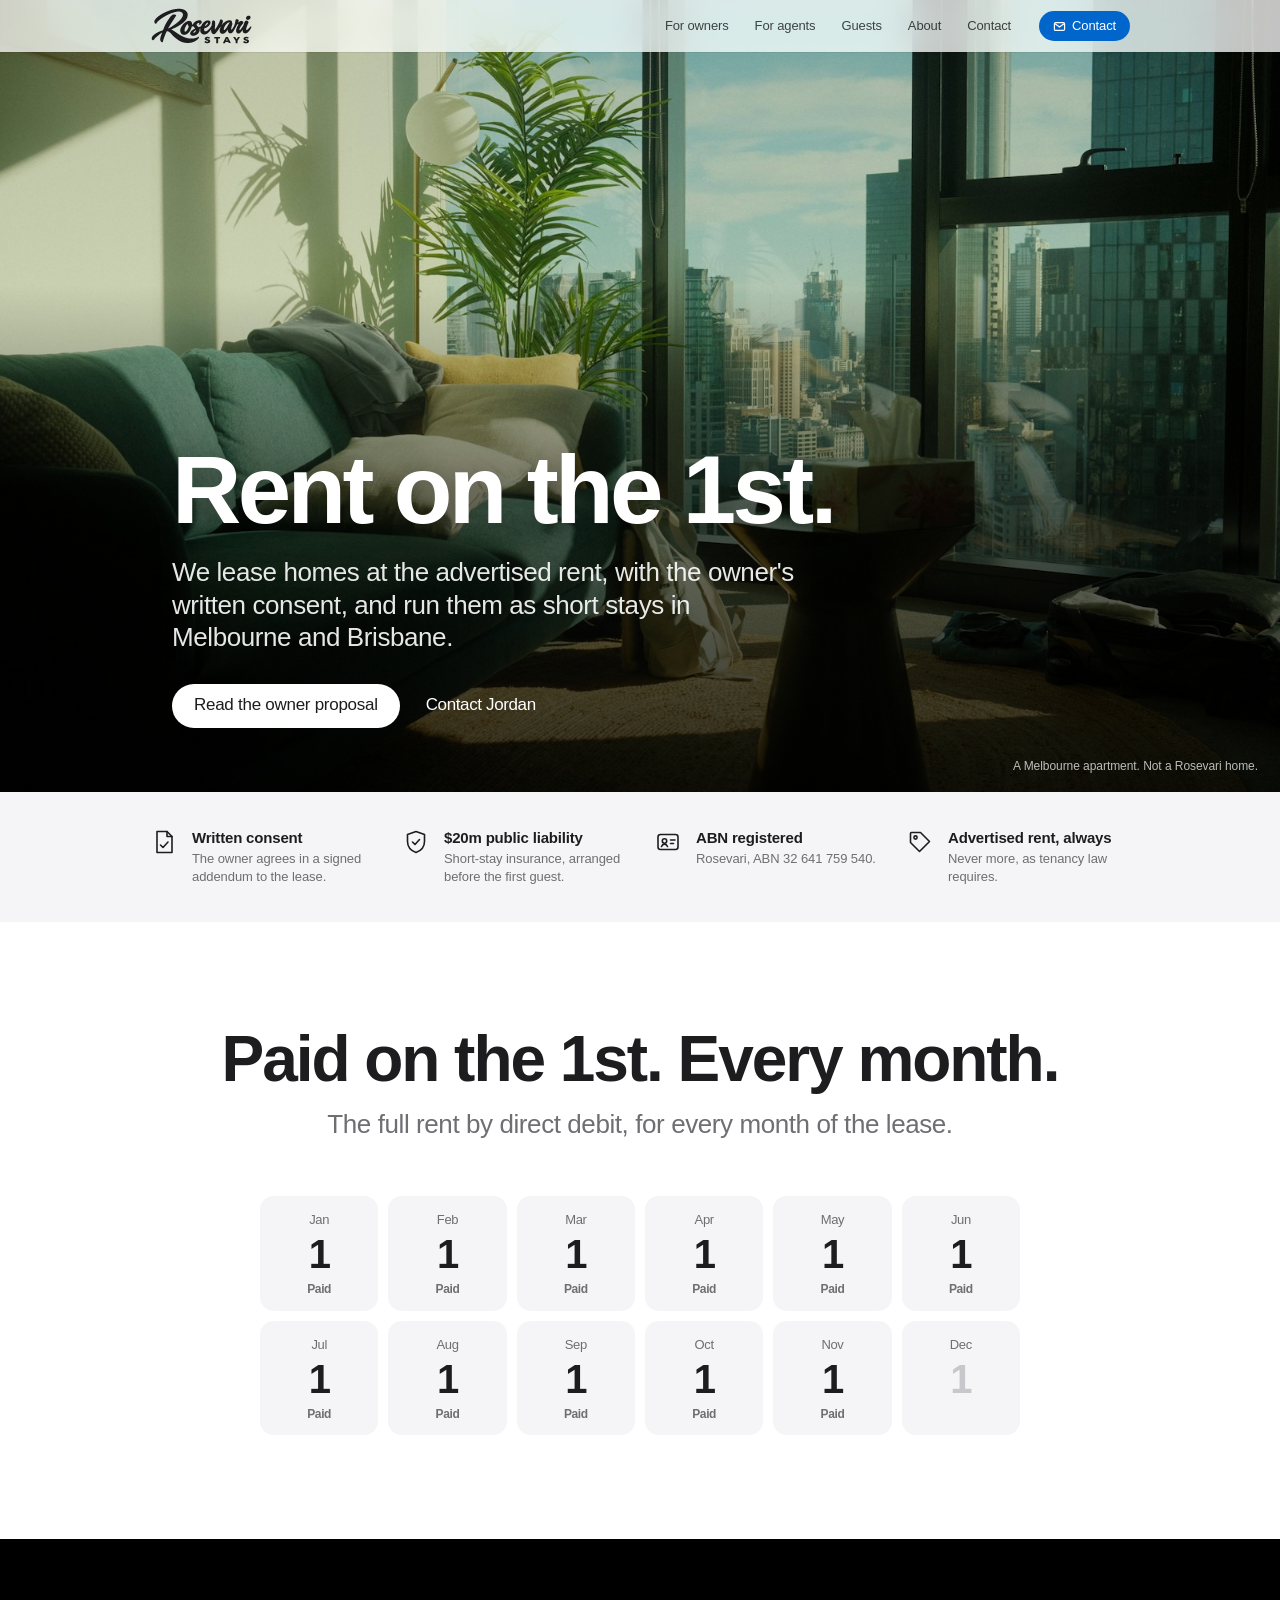
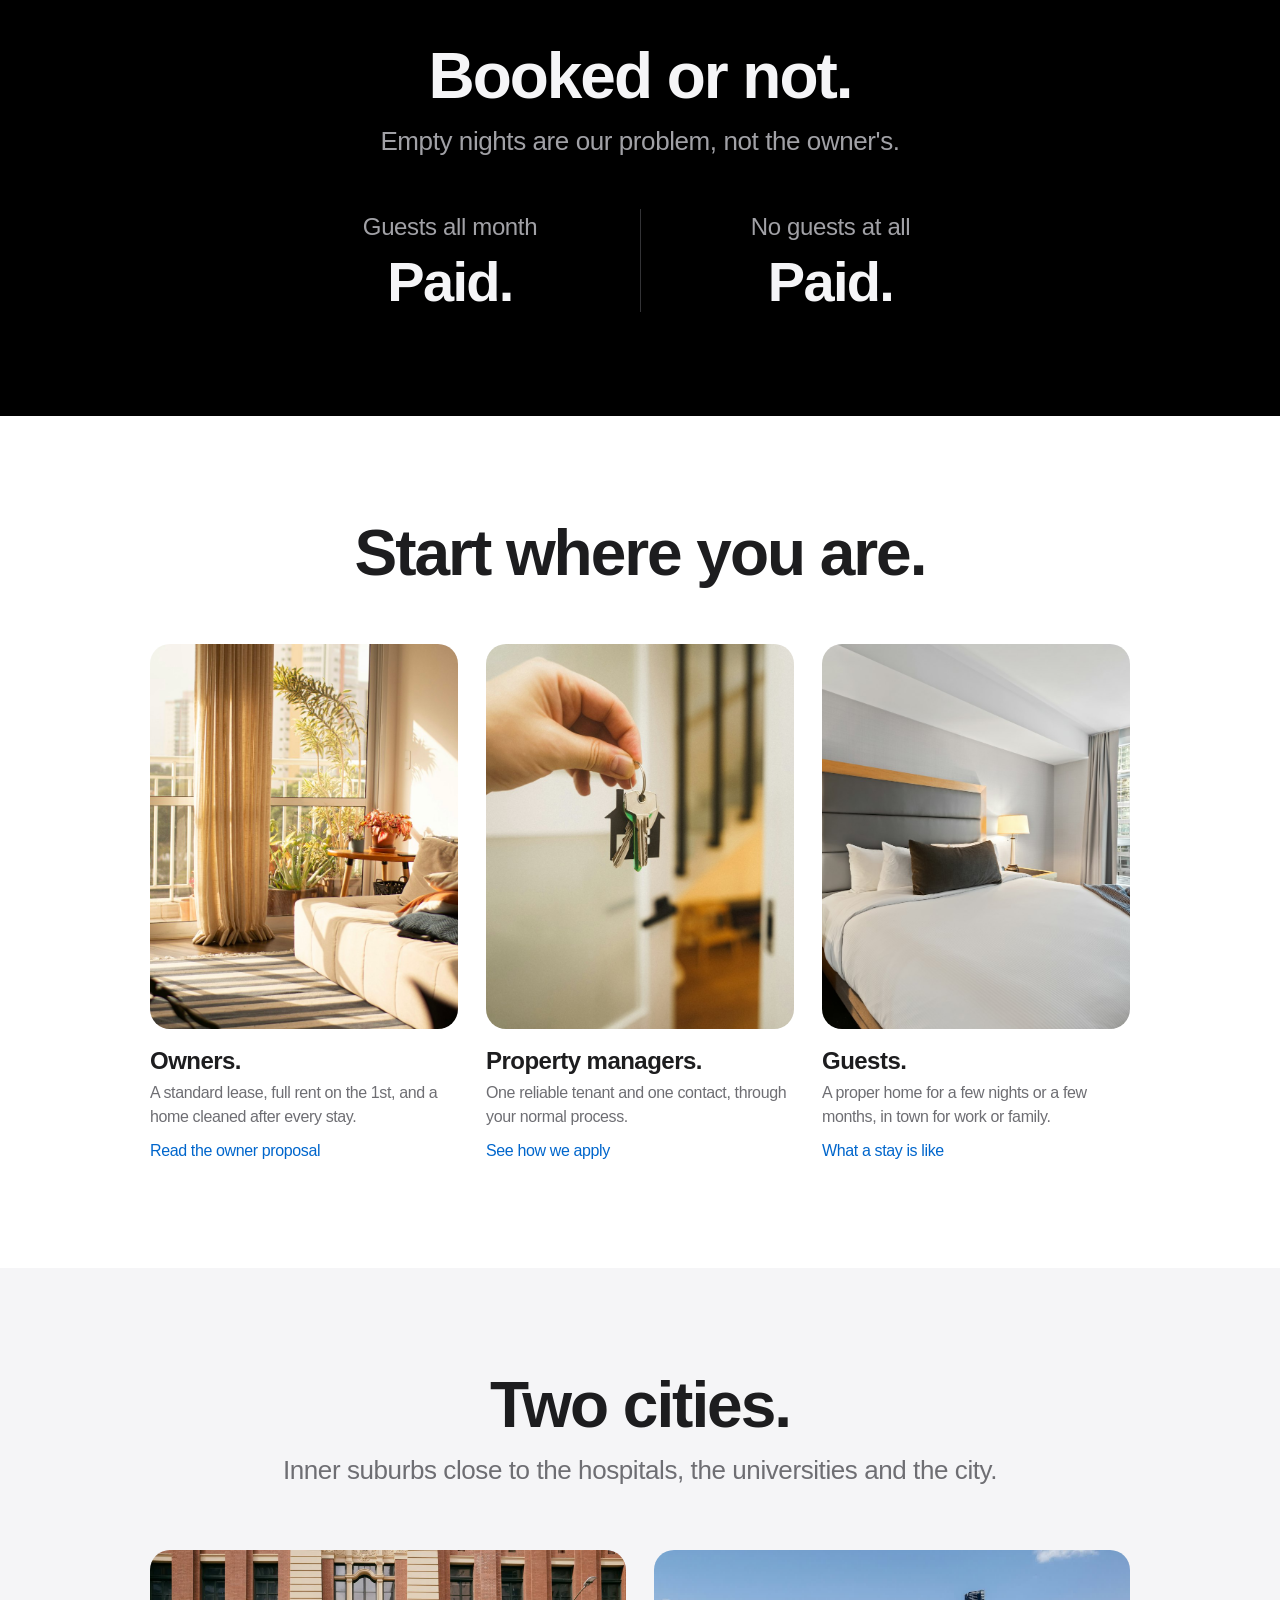
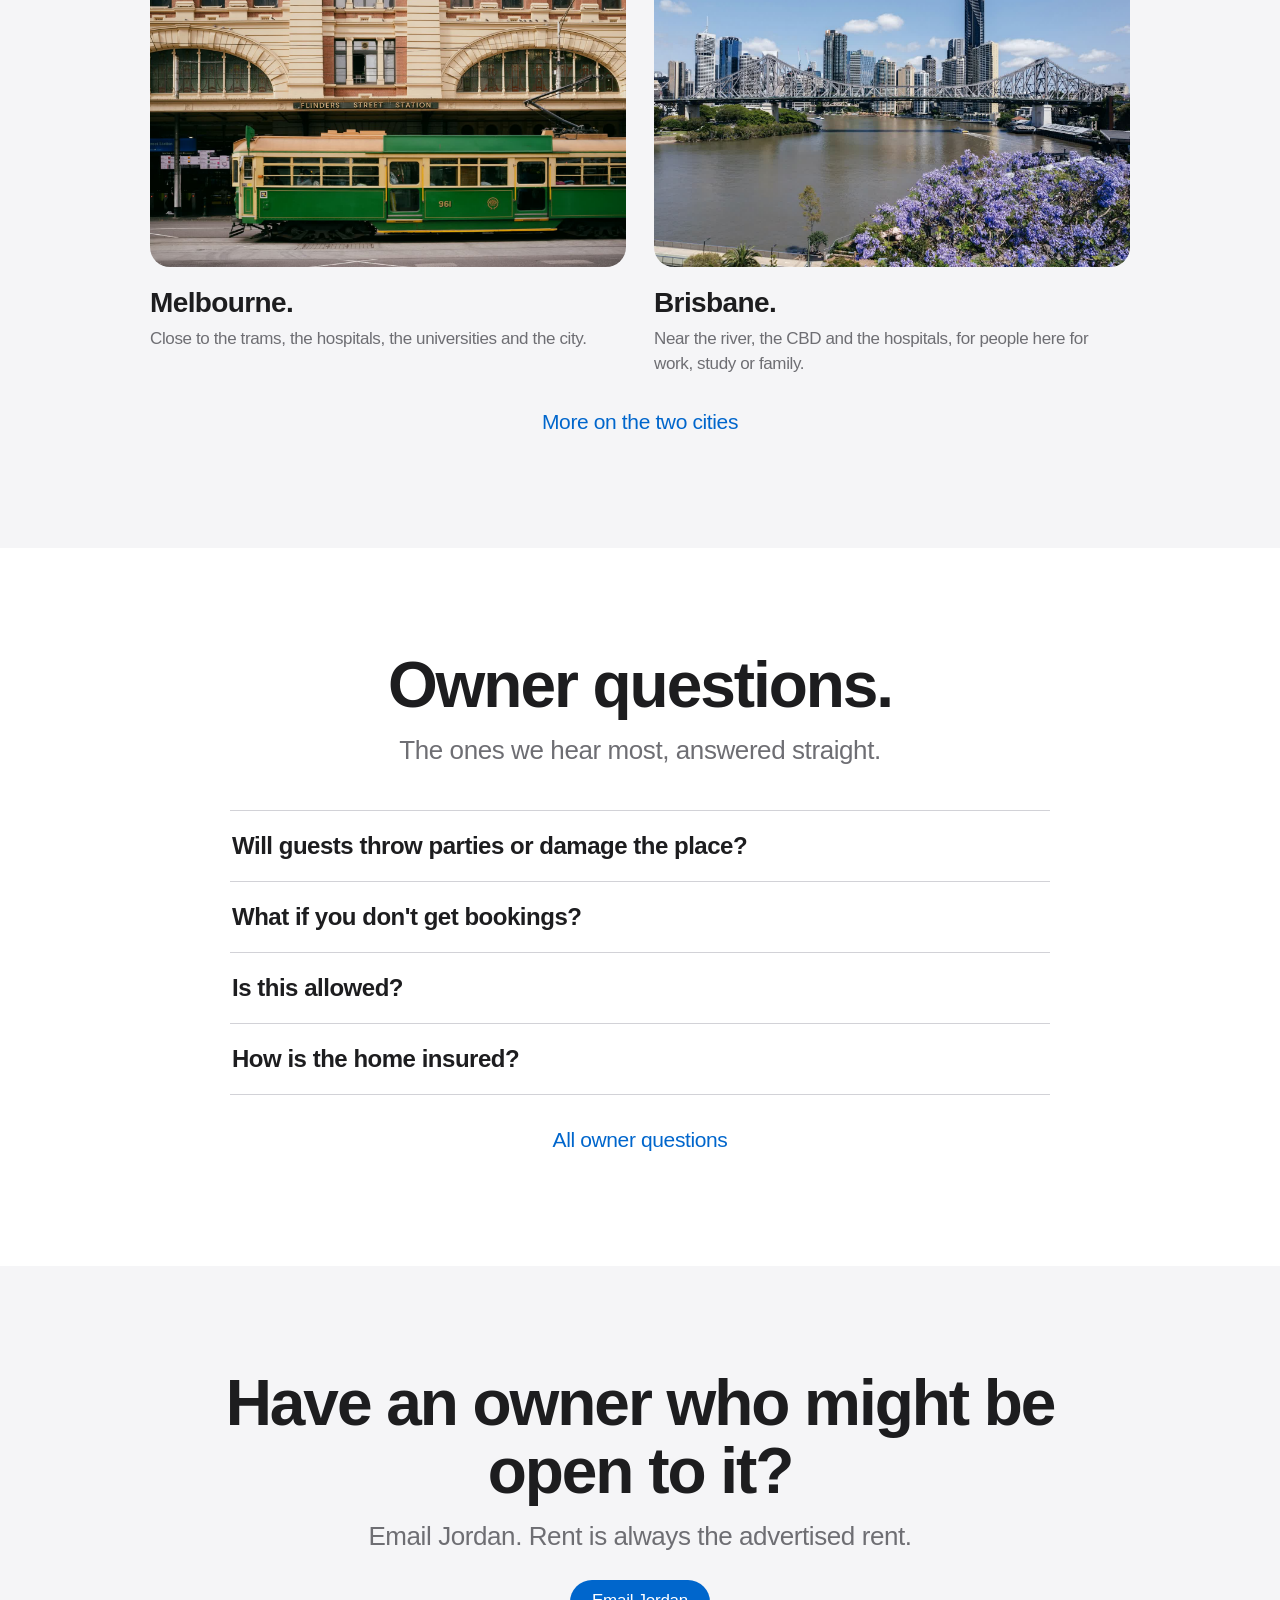
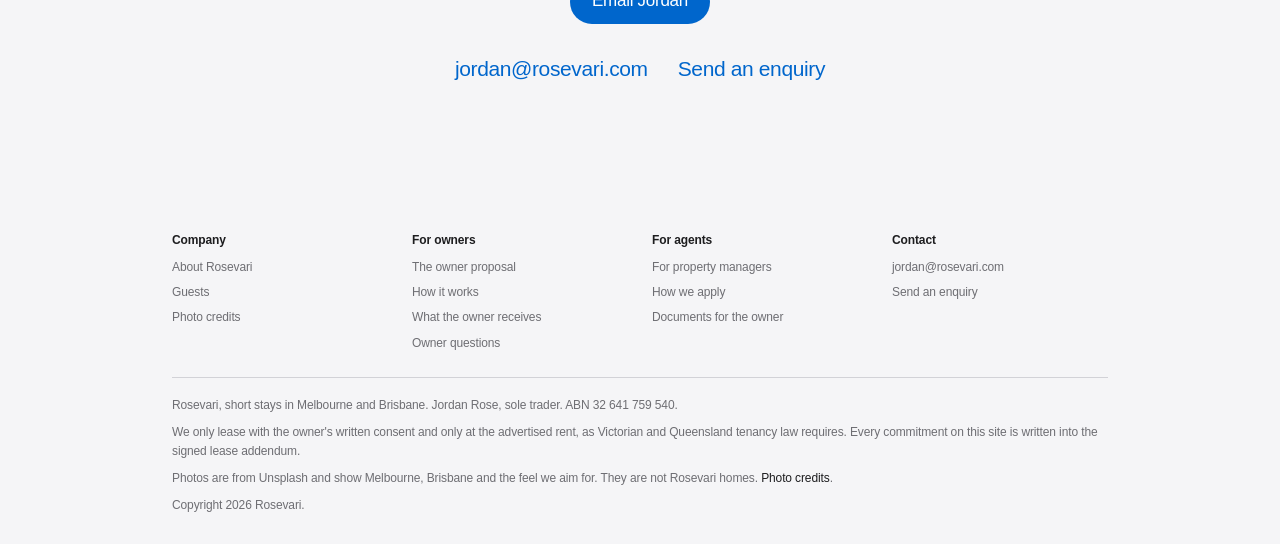
<file: index.html>
<!doctype html>
<html lang="en-AU">
<head>
<meta charset="utf-8">
<meta name="viewport" content="width=device-width, initial-scale=1, viewport-fit=cover">
<title>Rosevari</title>
<meta name="description" content="Rosevari leases homes at the advertised rent, with the owner&#x27;s written consent, and runs them as short stays in Melbourne and Brisbane. Rent on the 1st of every month, booked or not.">
<meta name="theme-color" content="#ffffff">
<link rel="canonical" href="https://rosevari.com/">
<link rel="icon" href="img/icons/favicon.ico" sizes="any">
<link rel="icon" href="img/icons/favicon-32.png" sizes="32x32" type="image/png">
<link rel="icon" href="img/icons/favicon-16.png" sizes="16x16" type="image/png">
<link rel="apple-touch-icon" href="img/icons/apple-touch-icon.png">
<!-- Link previews: absolute URLs on https://rosevari.com. -->
<meta property="og:type" content="website">
<meta property="og:site_name" content="Rosevari">
<meta property="og:locale" content="en_AU">
<meta property="og:title" content="Rosevari">
<meta property="og:description" content="Rosevari leases homes at the advertised rent, with the owner&#x27;s written consent, and runs them as short stays in Melbourne and Brisbane. Rent on the 1st of every month, booked or not.">
<meta property="og:url" content="https://rosevari.com/">
<meta property="og:image" content="https://rosevari.com/img/og.jpg">
<meta property="og:image:width" content="1200">
<meta property="og:image:height" content="630">
<meta property="og:image:alt" content="Rent on the 1st. Rosevari, short stays in Melbourne and Brisbane.">
<meta name="twitter:card" content="summary_large_image">
<meta name="twitter:title" content="Rosevari">
<meta name="twitter:description" content="Rosevari leases homes at the advertised rent, with the owner&#x27;s written consent, and runs them as short stays in Melbourne and Brisbane. Rent on the 1st of every month, booked or not.">
<meta name="twitter:image" content="https://rosevari.com/img/og.jpg">
<link rel="stylesheet" href="assets/site.css">
</head>
<body>
<!-- Built by _src/build.py from _src/pages/index.html. Edit the source, then re-run the build. -->
<a class="skip" href="#main">Skip to content</a>
<header class="site-head">
  <div class="in">
    <a class="logo" href="index.html" aria-label="Rosevari home">
      <!-- Logo E1 (brush signature), chosen by Jordan 2026-11-18. Master files: pitch-pack/brand/. -->
      <img src="img/logo.svg" alt="Rosevari Stays" width="103" height="38">
    </a>
    <nav aria-label="Main">
      <ul class="primary">
        <li><a href="owners.html">For owners</a></li>
        <li><a href="agents.html">For agents</a></li>
        <li><a href="guests.html">Guests</a></li>
        <li><a href="about.html">About</a></li>
        <li><a href="contact.html">Contact</a></li>
      </ul>
    </nav>
    <a class="call" href="contact.html"><svg viewBox="0 0 16 16" aria-hidden="true"><rect x="1.75" y="3.25" width="12.5" height="9.5" rx="1.5" fill="none" stroke="currentColor" stroke-width="1.5"/><path d="m2.5 4.5 5.5 4 5.5-4" fill="none" stroke="currentColor" stroke-width="1.5" stroke-linejoin="round"/></svg>Contact</a>
    <button class="menu-btn" type="button" aria-expanded="false" aria-controls="sheet" aria-label="Open menu"><i></i><i></i></button>
  </div>
</header>
<div class="scrim" aria-hidden="true"></div>
<nav class="sheet" id="sheet" aria-label="Menu" aria-hidden="true">
  <ul>
      <li><a href="index.html" aria-current="page">Home</a></li>
      <li><a href="owners.html">For owners</a></li>
      <li><a href="agents.html">For agents</a></li>
      <li><a href="guests.html">Guests</a></li>
      <li><a href="about.html">About</a></li>
      <li><a href="contact.html">Contact</a></li>
  </ul>
  <div class="sheet-foot">
    
    <a href="mailto:jordan@rosevari.com">jordan@rosevari.com</a>
  </div>
</nav>

<main id="main">
  <section class="hero">
    <img src="img/hero-living-room.jpg" width="1600" height="1067" fetchpriority="high" decoding="async" alt="A sunlit high-rise living room in Melbourne with a green sofa">
    <div class="copy">
      <h1 class="display">Rent on the 1st.</h1>
      <p class="sub">We lease homes at the advertised rent, with the owner's written consent, and run them as short stays in Melbourne and Brisbane.</p>
      <div class="actions">
        <a class="btn light" href="owners.html">Read the owner proposal</a>
        <a class="text" href="contact.html">Contact Jordan</a>
      </div>
    </div>
    <p class="cap">A Melbourne apartment. Not a Rosevari home.</p>
  </section>

  <section class="trust" aria-label="What every lease includes">
    <ul>
      <li>
        <svg viewBox="0 0 28 28" fill="none" stroke="currentColor" stroke-width="1.6" stroke-linecap="round" stroke-linejoin="round" aria-hidden="true"><path d="M7 3.5h10l5 5v16H7z"/><path d="M17 3.5v5h5"/><path d="M10.5 17l2.5 2.5 5-5.5"/></svg>
        <div><b>Written consent</b><span>The owner agrees in a signed addendum to the lease.</span></div>
      </li>
      <li>
        <svg viewBox="0 0 28 28" fill="none" stroke="currentColor" stroke-width="1.6" stroke-linecap="round" stroke-linejoin="round" aria-hidden="true"><path d="M14 3.5l8.5 3v7c0 5.5-3.8 9.3-8.5 11-4.7-1.7-8.5-5.5-8.5-11v-7z"/><path d="M10.5 14l2.5 2.5 4.5-5"/></svg>
        <div><b>$20m public liability</b><span>Short-stay insurance, arranged before the first guest.</span></div>
      </li>
      <li>
        <svg viewBox="0 0 28 28" fill="none" stroke="currentColor" stroke-width="1.6" stroke-linecap="round" stroke-linejoin="round" aria-hidden="true"><rect x="4" y="6.5" width="20" height="15" rx="2.5"/><circle cx="10.5" cy="13" r="2.2"/><path d="M7.5 18.5c.6-1.6 1.7-2.4 3-2.4s2.4.8 3 2.4M16.5 12h4.5M16.5 15.5h3"/></svg>
        <div><b>ABN registered</b><span>Rosevari, ABN 32&nbsp;641&nbsp;759&nbsp;540.</span></div>
      </li>
      <li>
        <svg viewBox="0 0 28 28" fill="none" stroke="currentColor" stroke-width="1.6" stroke-linecap="round" stroke-linejoin="round" aria-hidden="true"><path d="M4.5 14.5V5.5a1 1 0 011-1h9l9 9-10 10z"/><circle cx="9.5" cy="9.5" r="1.6"/></svg>
        <div><b>Advertised rent, always</b><span>Never more, as tenancy law requires.</span></div>
      </li>
    </ul>
  </section>

  <section class="tile">
    <div class="wrap">
      <h2 class="headline">Paid on the 1st. Every month.</h2>
      <p class="sub">The full rent by direct debit, for every month of the lease.</p>
      <div class="year" aria-label="Rent paid on the 1st of every month for twelve months">
        <div class="m"><div class="mo">Jan</div><div class="d">1</div><div class="p">Paid</div></div>
        <div class="m"><div class="mo">Feb</div><div class="d">1</div><div class="p">Paid</div></div>
        <div class="m"><div class="mo">Mar</div><div class="d">1</div><div class="p">Paid</div></div>
        <div class="m"><div class="mo">Apr</div><div class="d">1</div><div class="p">Paid</div></div>
        <div class="m"><div class="mo">May</div><div class="d">1</div><div class="p">Paid</div></div>
        <div class="m"><div class="mo">Jun</div><div class="d">1</div><div class="p">Paid</div></div>
        <div class="m"><div class="mo">Jul</div><div class="d">1</div><div class="p">Paid</div></div>
        <div class="m"><div class="mo">Aug</div><div class="d">1</div><div class="p">Paid</div></div>
        <div class="m"><div class="mo">Sep</div><div class="d">1</div><div class="p">Paid</div></div>
        <div class="m"><div class="mo">Oct</div><div class="d">1</div><div class="p">Paid</div></div>
        <div class="m"><div class="mo">Nov</div><div class="d">1</div><div class="p">Paid</div></div>
        <div class="m"><div class="mo">Dec</div><div class="d">1</div><div class="p">Paid</div></div>
      </div>
    </div>
  </section>

  <section class="tile black">
    <div class="wrap">
      <h2 class="headline">Booked or not.</h2>
      <p class="sub">Empty nights are our problem, not the owner's.</p>
      <div class="compare">
        <div><p class="when">Guests all month</p><p class="then">Paid.</p></div>
        <div><p class="when">No guests at all</p><p class="then">Paid.</p></div>
      </div>
    </div>
  </section>

  <section class="tile">
    <div class="wrap">
      <h2 class="headline">Start where you are.</h2>
      <div class="doors">
        <a class="door" href="owners.html">
          <div class="photo"><img src="img/living-room-sunlit.jpg" width="1600" height="1067" loading="lazy" decoding="async" alt="A sunlit living room with a sofa and an armchair"></div>
          <h3>Owners.</h3>
          <p>A standard lease, full rent on the 1st, and a home cleaned after every stay.</p>
          <span class="go">Read the owner proposal</span>
        </a>
        <a class="door" href="agents.html">
          <div class="photo"><img src="img/keys-in-hand.jpg" width="1600" height="1067" loading="lazy" decoding="async" alt="A hand holding house keys at an open door"></div>
          <h3>Property managers.</h3>
          <p>One reliable tenant and one contact, through your normal process.</p>
          <span class="go">See how we apply</span>
        </a>
        <a class="door" href="guests.html">
          <div class="photo"><img src="img/bedroom-bright.jpg" width="1600" height="1067" loading="lazy" decoding="async" alt="A made-up bedroom with bedside lamps and a city window"></div>
          <h3>Guests.</h3>
          <p>A proper home for a few nights or a few months, in town for work or family.</p>
          <span class="go">What a stay is like</span>
        </a>
      </div>
    </div>
  </section>

  <section class="tile grey">
    <div class="wrap">
      <h2 class="headline">Two cities.</h2>
      <p class="sub">Inner suburbs close to the hospitals, the universities and the city.</p>
      <div class="cities">
        <figure>
          <div class="photo"><img src="img/melbourne-tram.jpg" width="1600" height="1064" loading="lazy" decoding="async" alt="A tram passing Flinders Street Station in Melbourne"></div>
          <h3>Melbourne.</h3>
          <p>Close to the trams, the hospitals, the universities and the city.</p>
        </figure>
        <figure>
          <div class="photo"><img src="img/brisbane-story-bridge.jpg" width="1600" height="1066" loading="lazy" decoding="async" alt="Story Bridge and the Brisbane skyline over the river"></div>
          <h3>Brisbane.</h3>
          <p>Near the river, the CBD and the hospitals, for people here for work, study or family.</p>
        </figure>
      </div>
      <p class="links"><a href="guests.html#cities">More on the two cities</a></p>
    </div>
  </section>

  <section class="tile" id="faq">
    <div class="wrap">
      <h2 class="headline">Owner questions.</h2>
      <p class="sub">The ones we hear most, answered straight.</p>
      <ul class="qlinks">
        <li><a href="owners.html#q-damage">Will guests throw parties or damage the place?</a></li>
        <li><a href="owners.html#q-bookings">What if you don't get bookings?</a></li>
        <li><a href="owners.html#q-allowed">Is this allowed?</a></li>
        <li><a href="owners.html#q-insurance">How is the home insured?</a></li>
      </ul>
      <p class="links"><a href="owners.html#questions">All owner questions</a></p>
    </div>
  </section>

  <section class="tile grey">
    <div class="wrap">
      <h2 class="headline">Have an owner who might be open to it?</h2>
      <p class="sub">Email Jordan. Rent is always the advertised rent.</p>
      <a class="btn cta" href="mailto:jordan@rosevari.com?subject=Property%20enquiry">Email Jordan</a>
      <p class="links"><a href="mailto:jordan@rosevari.com?subject=Property%20enquiry">jordan@rosevari.com</a><a href="contact.html">Send an enquiry</a></p>
    </div>
  </section>
</main>

<footer class="site-foot">
  <div class="in">
    <nav aria-label="Footer">
      <div>
        <h2>Company</h2>
        <ul>
          <li><a href="about.html">About Rosevari</a></li>
          <li><a href="guests.html">Guests</a></li>
          <li><a href="credits.html">Photo credits</a></li>
        </ul>
      </div>
      <div>
        <h2>For owners</h2>
        <ul>
          <li><a href="owners.html">The owner proposal</a></li>
          <li><a href="owners.html#how">How it works</a></li>
          <li><a href="owners.html#receive">What the owner receives</a></li>
          <li><a href="owners.html#questions">Owner questions</a></li>
        </ul>
      </div>
      <div>
        <h2>For agents</h2>
        <ul>
          <li><a href="agents.html">For property managers</a></li>
          <li><a href="agents.html#apply">How we apply</a></li>
          <li><a href="agents.html#documents">Documents for the owner</a></li>
        </ul>
      </div>
      <div>
        <h2>Contact</h2>
        <ul>
          
          <li><a href="mailto:jordan@rosevari.com">jordan@rosevari.com</a></li>
          <li><a href="contact.html">Send an enquiry</a></li>
        </ul>
      </div>
    </nav>
    <div class="legal">
      <p>Rosevari, short stays in Melbourne and Brisbane. Jordan Rose, sole trader. ABN 32 641 759 540.</p>
      <p>We only lease with the owner's written consent and only at the advertised rent, as Victorian and Queensland tenancy law requires. Every commitment on this site is written into the signed lease addendum.</p>
      <p>Photos are from Unsplash and show Melbourne, Brisbane and the feel we aim for. They are not Rosevari homes. <a href="credits.html">Photo credits</a>.</p>
      <p>Copyright 2026 Rosevari.</p>
    </div>
  </div>
</footer>
<script src="assets/site.js" defer></script>
</body>
</html>
</file>
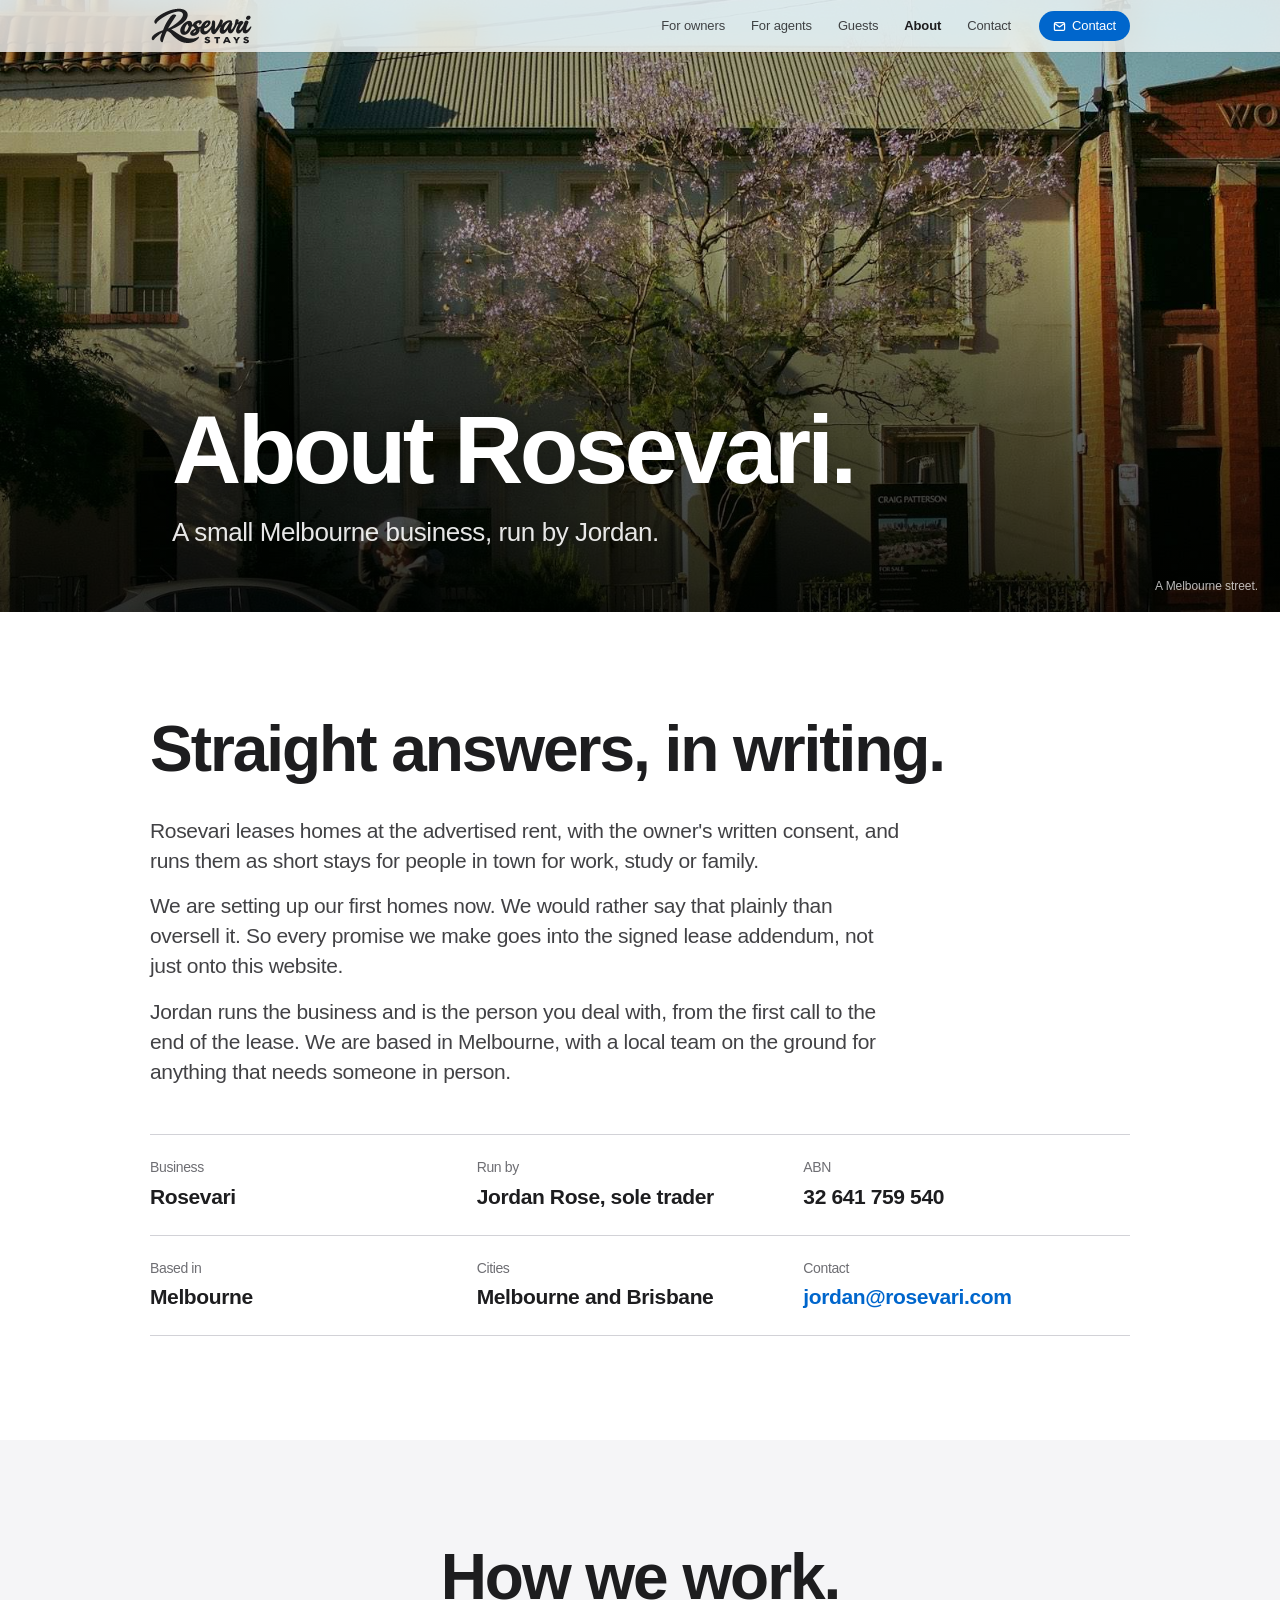
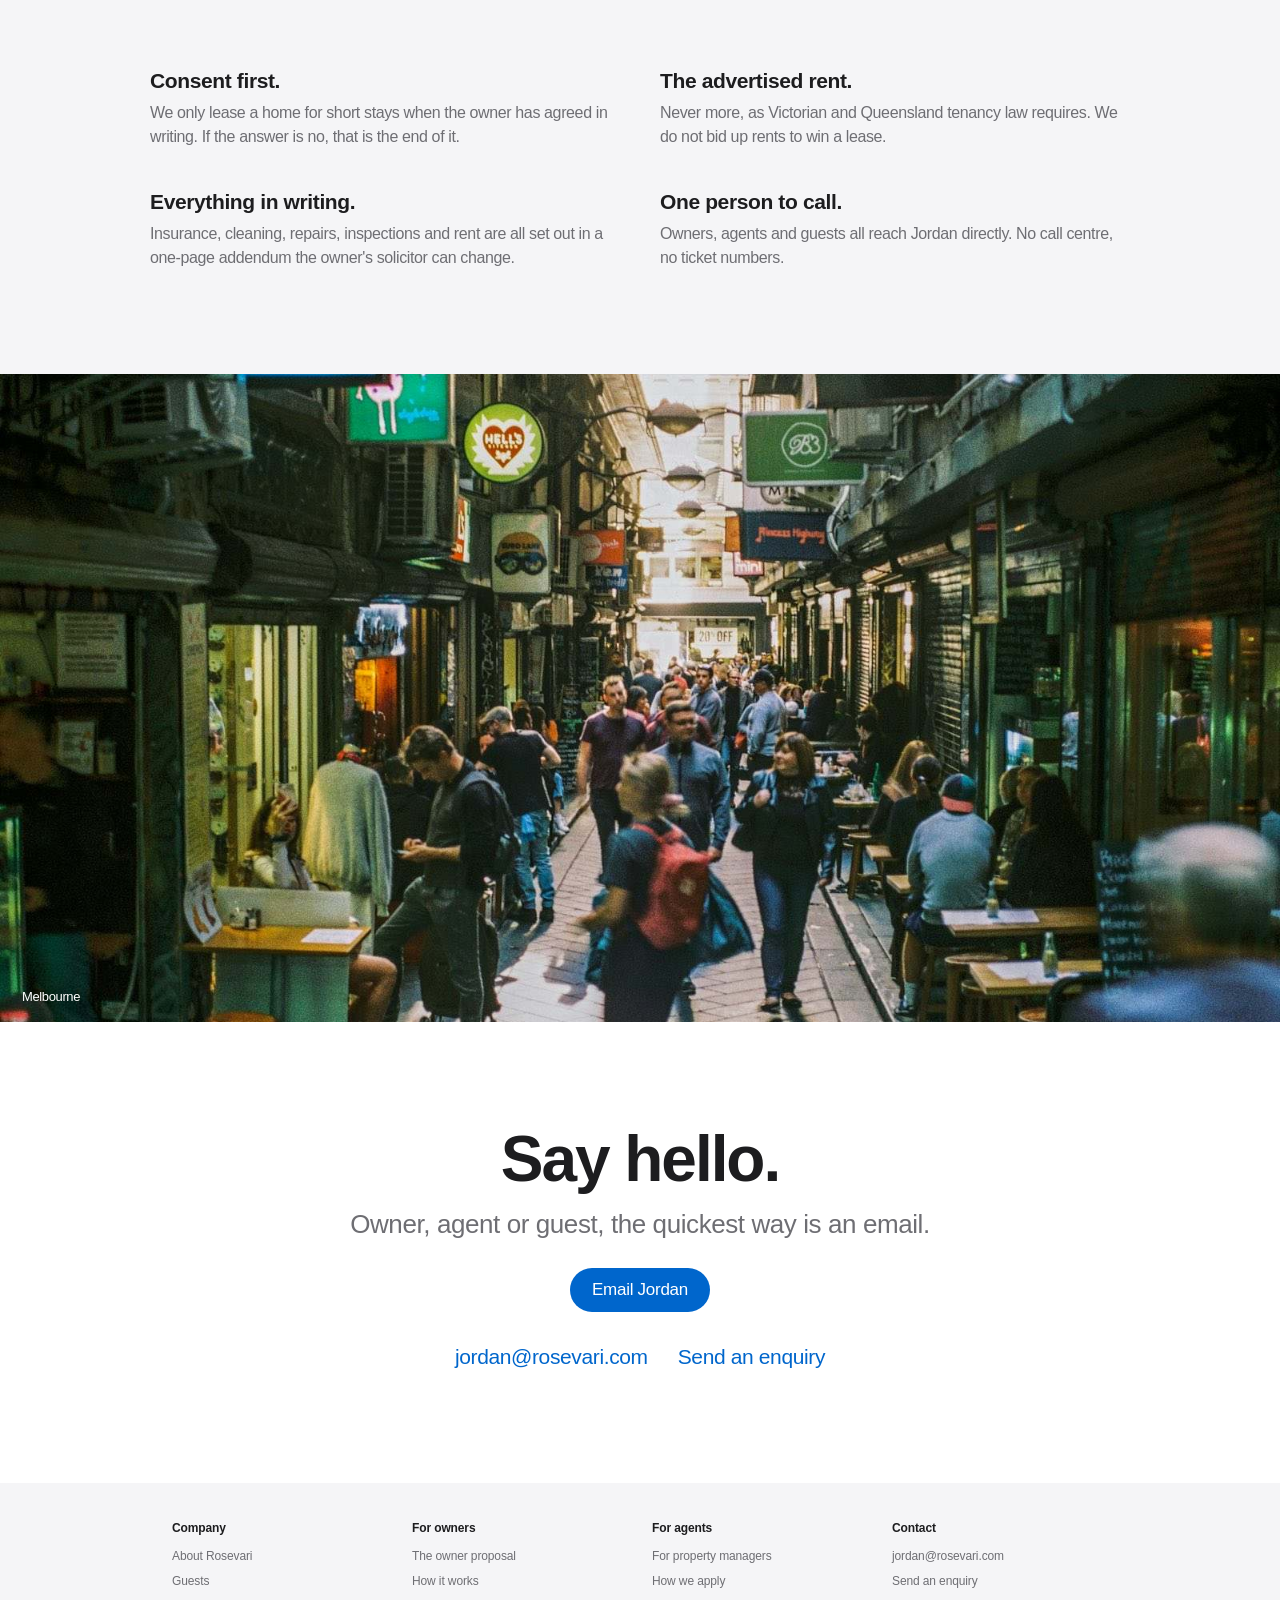
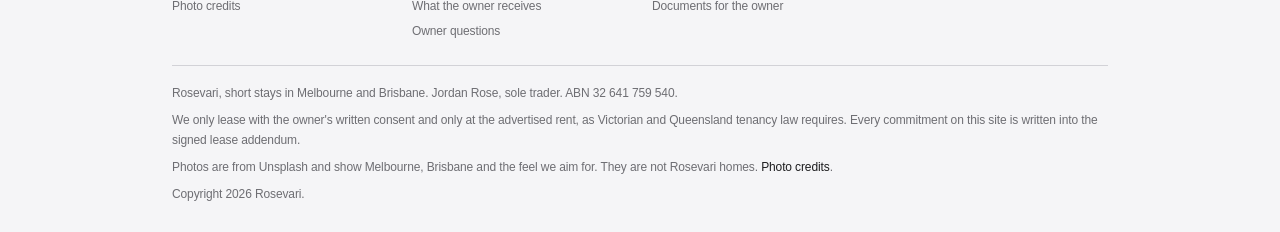
<file: about.html>
<!doctype html>
<html lang="en-AU">
<head>
<meta charset="utf-8">
<meta name="viewport" content="width=device-width, initial-scale=1, viewport-fit=cover">
<title>About | Rosevari</title>
<meta name="description" content="Rosevari is a small Melbourne business run by Jordan Rose, sole trader, ABN 32 641 759 540. We are setting up our first short-stay homes in Melbourne and Brisbane.">
<meta name="theme-color" content="#ffffff">
<link rel="canonical" href="https://rosevari.com/about.html">
<link rel="icon" href="img/icons/favicon.ico" sizes="any">
<link rel="icon" href="img/icons/favicon-32.png" sizes="32x32" type="image/png">
<link rel="icon" href="img/icons/favicon-16.png" sizes="16x16" type="image/png">
<link rel="apple-touch-icon" href="img/icons/apple-touch-icon.png">
<!-- Link previews: absolute URLs on https://rosevari.com. -->
<meta property="og:type" content="website">
<meta property="og:site_name" content="Rosevari">
<meta property="og:locale" content="en_AU">
<meta property="og:title" content="About | Rosevari">
<meta property="og:description" content="Rosevari is a small Melbourne business run by Jordan Rose, sole trader, ABN 32 641 759 540. We are setting up our first short-stay homes in Melbourne and Brisbane.">
<meta property="og:url" content="https://rosevari.com/about.html">
<meta property="og:image" content="https://rosevari.com/img/og.jpg">
<meta property="og:image:width" content="1200">
<meta property="og:image:height" content="630">
<meta property="og:image:alt" content="Rent on the 1st. Rosevari, short stays in Melbourne and Brisbane.">
<meta name="twitter:card" content="summary_large_image">
<meta name="twitter:title" content="About | Rosevari">
<meta name="twitter:description" content="Rosevari is a small Melbourne business run by Jordan Rose, sole trader, ABN 32 641 759 540. We are setting up our first short-stay homes in Melbourne and Brisbane.">
<meta name="twitter:image" content="https://rosevari.com/img/og.jpg">
<link rel="stylesheet" href="assets/site.css">
</head>
<body>
<!-- Built by _src/build.py from _src/pages/about.html. Edit the source, then re-run the build. -->
<a class="skip" href="#main">Skip to content</a>
<header class="site-head">
  <div class="in">
    <a class="logo" href="index.html" aria-label="Rosevari home">
      <!-- Logo E1 (brush signature), chosen by Jordan 2026-11-18. Master files: pitch-pack/brand/. -->
      <img src="img/logo.svg" alt="Rosevari Stays" width="103" height="38">
    </a>
    <nav aria-label="Main">
      <ul class="primary">
        <li><a href="owners.html">For owners</a></li>
        <li><a href="agents.html">For agents</a></li>
        <li><a href="guests.html">Guests</a></li>
        <li><a href="about.html" aria-current="page">About</a></li>
        <li><a href="contact.html">Contact</a></li>
      </ul>
    </nav>
    <a class="call" href="contact.html"><svg viewBox="0 0 16 16" aria-hidden="true"><rect x="1.75" y="3.25" width="12.5" height="9.5" rx="1.5" fill="none" stroke="currentColor" stroke-width="1.5"/><path d="m2.5 4.5 5.5 4 5.5-4" fill="none" stroke="currentColor" stroke-width="1.5" stroke-linejoin="round"/></svg>Contact</a>
    <button class="menu-btn" type="button" aria-expanded="false" aria-controls="sheet" aria-label="Open menu"><i></i><i></i></button>
  </div>
</header>
<div class="scrim" aria-hidden="true"></div>
<nav class="sheet" id="sheet" aria-label="Menu" aria-hidden="true">
  <ul>
      <li><a href="index.html">Home</a></li>
      <li><a href="owners.html">For owners</a></li>
      <li><a href="agents.html">For agents</a></li>
      <li><a href="guests.html">Guests</a></li>
      <li><a href="about.html" aria-current="page">About</a></li>
      <li><a href="contact.html">Contact</a></li>
  </ul>
  <div class="sheet-foot">
    
    <a href="mailto:jordan@rosevari.com">jordan@rosevari.com</a>
  </div>
</nav>

<main id="main">
  <section class="hero short">
    <img src="img/melbourne-street-houses.jpg" width="1600" height="1067" fetchpriority="high" decoding="async" alt="Old houses and a jacaranda on a Melbourne street">
    <div class="copy">
      <h1 class="display">About Rosevari.</h1>
      <p class="sub">A small Melbourne business, run by Jordan.</p>
    </div>
    <p class="cap">A Melbourne street.</p>
  </section>

  <section class="tile">
    <div class="wrap left">
      <h2 class="headline">Straight answers, in writing.</h2>
      <div class="prose">
        <p class="lead">Rosevari leases homes at the advertised rent, with the owner's written consent, and runs them as short stays for people in town for work, study or family.</p>
        <p class="lead">We are setting up our first homes now. We would rather say that plainly than oversell it. So every promise we make goes into the signed lease addendum, not just onto this website.</p>
        <p class="lead">Jordan runs the business and is the person you deal with, from the first call to the end of the lease. We are based in Melbourne, with a local team on the ground for anything that needs someone in person.</p>
      </div>
      <ul class="facts">
        <li><b>Business</b><span>Rosevari</span></li>
        <li><b>Run by</b><span>Jordan Rose, sole trader</span></li>
        <li><b>ABN</b><span>32 641 759 540</span></li>
        <li><b>Based in</b><span>Melbourne</span></li>
        <li><b>Cities</b><span>Melbourne and Brisbane</span></li>
        <li><b>Contact</b><span><a href="mailto:jordan@rosevari.com">jordan@rosevari.com</a></span></li>
        
      </ul>
    </div>
  </section>

  <section class="tile grey">
    <div class="wrap">
      <h2 class="headline">How we work.</h2>
      <div class="cols two">
        <div><h3>Consent first.</h3><p>We only lease a home for short stays when the owner has agreed in writing. If the answer is no, that is the end of it.</p></div>
        <div><h3>The advertised rent.</h3><p>Never more, as Victorian and Queensland tenancy law requires. We do not bid up rents to win a lease.</p></div>
        <div><h3>Everything in writing.</h3><p>Insurance, cleaning, repairs, inspections and rent are all set out in a one-page addendum the owner's solicitor can change.</p></div>
        <div><h3>One person to call.</h3><p>Owners, agents and guests all reach Jordan directly. No call centre, no ticket numbers.</p></div>
      </div>
    </div>
  </section>

  <div class="band">
    <img src="img/melbourne-laneway.jpg" width="1600" height="1068" loading="lazy" decoding="async" alt="A busy café laneway in Melbourne">
    <p>Melbourne</p>
  </div>

  <section class="tile">
    <div class="wrap">
      <h2 class="headline">Say hello.</h2>
      <p class="sub">Owner, agent or guest, the quickest way is an email.</p>
      <a class="btn cta" href="mailto:jordan@rosevari.com?subject=Hello">Email Jordan</a>
      <p class="links"><a href="mailto:jordan@rosevari.com">jordan@rosevari.com</a><a href="contact.html">Send an enquiry</a></p>
    </div>
  </section>
</main>

<footer class="site-foot">
  <div class="in">
    <nav aria-label="Footer">
      <div>
        <h2>Company</h2>
        <ul>
          <li><a href="about.html">About Rosevari</a></li>
          <li><a href="guests.html">Guests</a></li>
          <li><a href="credits.html">Photo credits</a></li>
        </ul>
      </div>
      <div>
        <h2>For owners</h2>
        <ul>
          <li><a href="owners.html">The owner proposal</a></li>
          <li><a href="owners.html#how">How it works</a></li>
          <li><a href="owners.html#receive">What the owner receives</a></li>
          <li><a href="owners.html#questions">Owner questions</a></li>
        </ul>
      </div>
      <div>
        <h2>For agents</h2>
        <ul>
          <li><a href="agents.html">For property managers</a></li>
          <li><a href="agents.html#apply">How we apply</a></li>
          <li><a href="agents.html#documents">Documents for the owner</a></li>
        </ul>
      </div>
      <div>
        <h2>Contact</h2>
        <ul>
          
          <li><a href="mailto:jordan@rosevari.com">jordan@rosevari.com</a></li>
          <li><a href="contact.html">Send an enquiry</a></li>
        </ul>
      </div>
    </nav>
    <div class="legal">
      <p>Rosevari, short stays in Melbourne and Brisbane. Jordan Rose, sole trader. ABN 32 641 759 540.</p>
      <p>We only lease with the owner's written consent and only at the advertised rent, as Victorian and Queensland tenancy law requires. Every commitment on this site is written into the signed lease addendum.</p>
      <p>Photos are from Unsplash and show Melbourne, Brisbane and the feel we aim for. They are not Rosevari homes. <a href="credits.html">Photo credits</a>.</p>
      <p>Copyright 2026 Rosevari.</p>
    </div>
  </div>
</footer>
<script src="assets/site.js" defer></script>
</body>
</html>
</file>
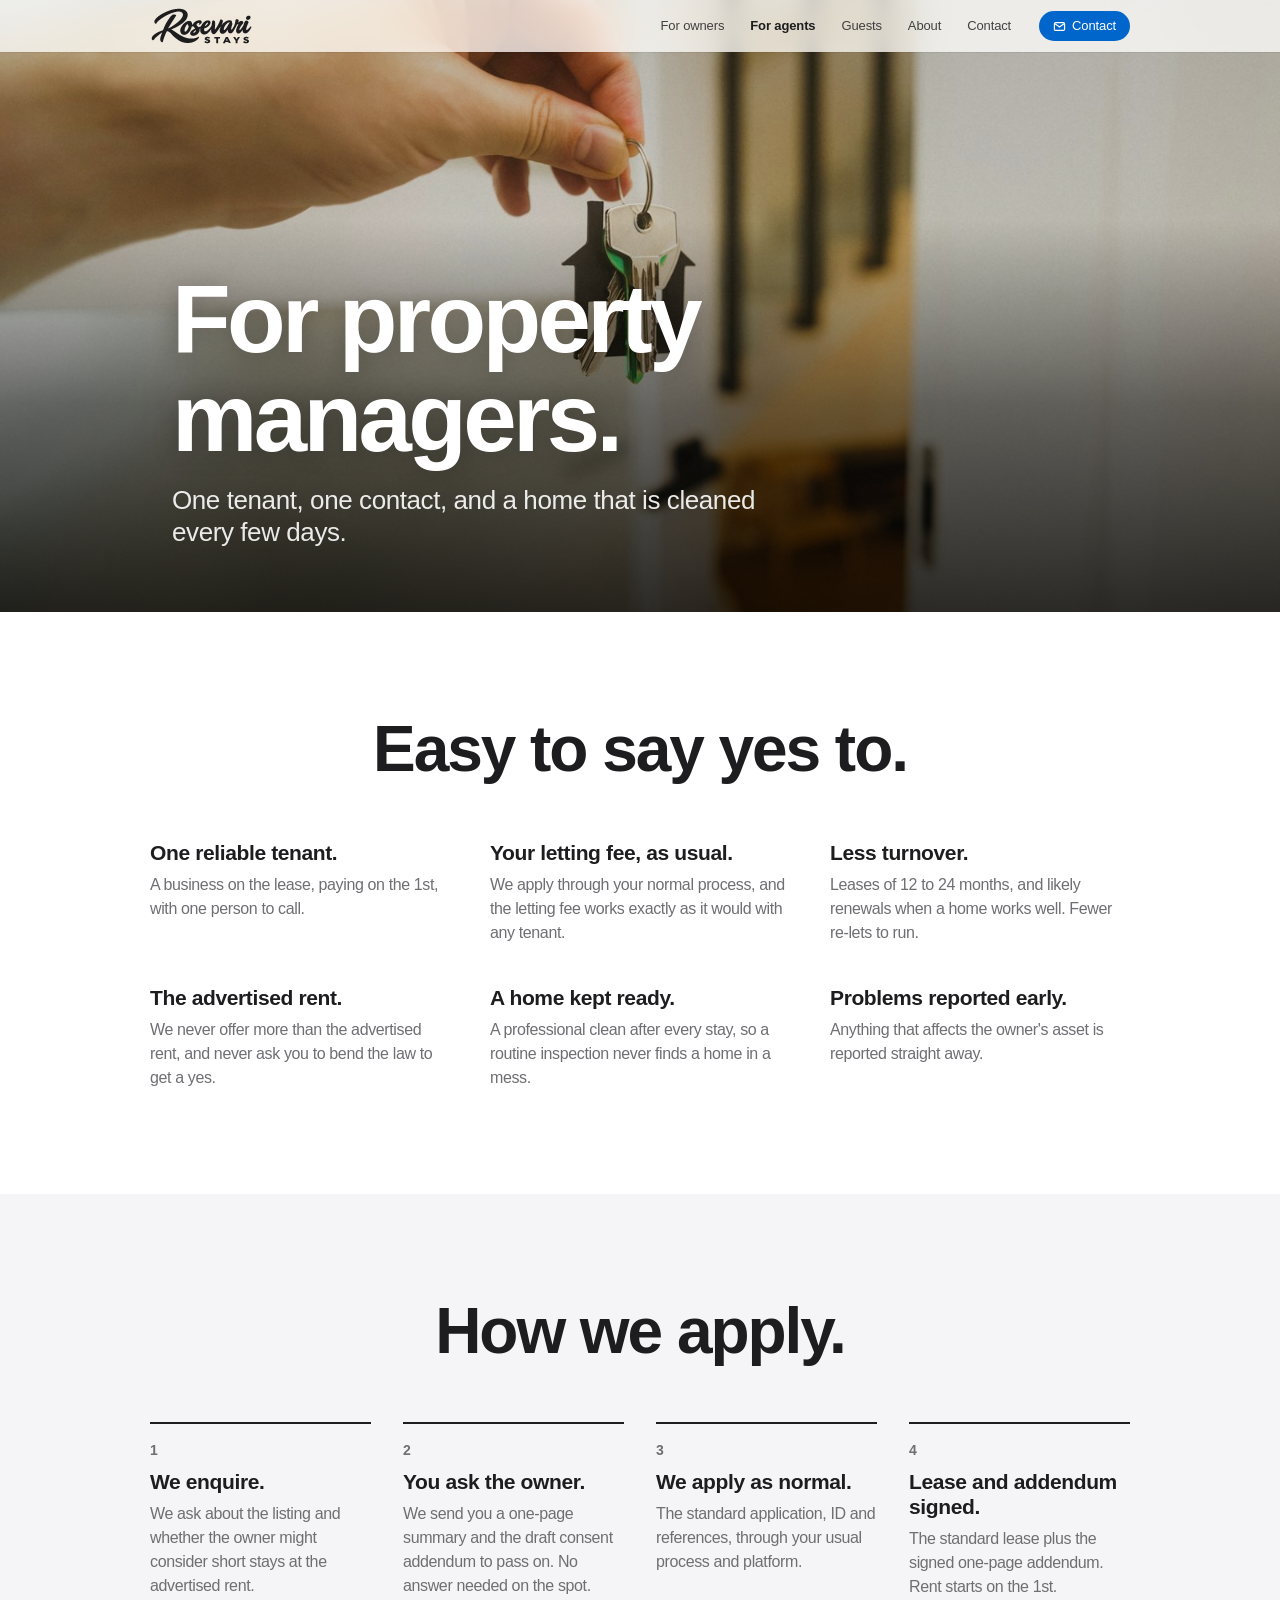
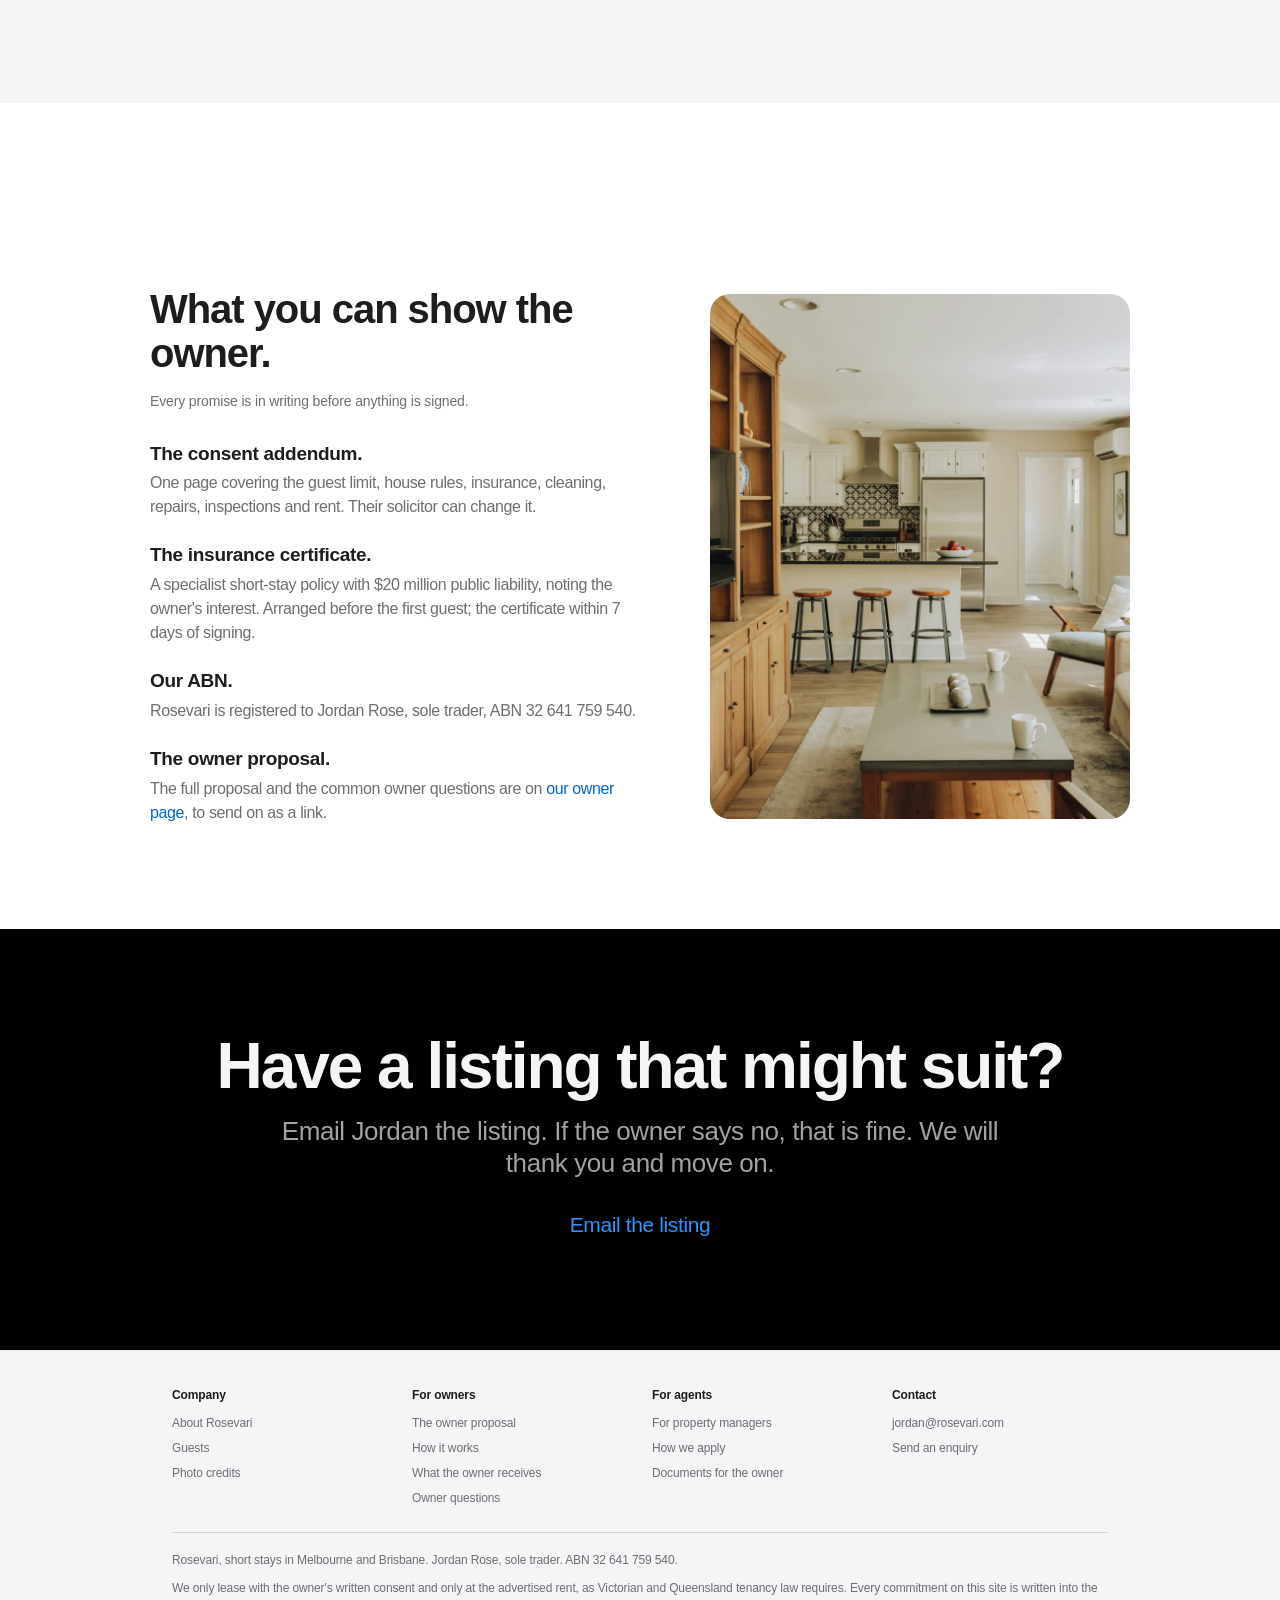
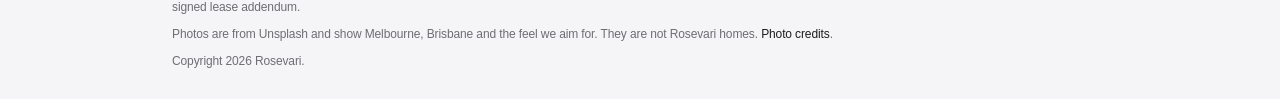
<file: agents.html>
<!doctype html>
<html lang="en-AU">
<head>
<meta charset="utf-8">
<meta name="viewport" content="width=device-width, initial-scale=1, viewport-fit=cover">
<title>For agents | Rosevari</title>
<meta name="description" content="For property managers. Rosevari applies through your normal process, pays the advertised rent on the 1st, and gives you one contact and a home cleaned after every stay.">
<meta name="theme-color" content="#ffffff">
<link rel="canonical" href="https://rosevari.com/agents.html">
<link rel="icon" href="img/icons/favicon.ico" sizes="any">
<link rel="icon" href="img/icons/favicon-32.png" sizes="32x32" type="image/png">
<link rel="icon" href="img/icons/favicon-16.png" sizes="16x16" type="image/png">
<link rel="apple-touch-icon" href="img/icons/apple-touch-icon.png">
<!-- Link previews: absolute URLs on https://rosevari.com. -->
<meta property="og:type" content="website">
<meta property="og:site_name" content="Rosevari">
<meta property="og:locale" content="en_AU">
<meta property="og:title" content="For agents | Rosevari">
<meta property="og:description" content="For property managers. Rosevari applies through your normal process, pays the advertised rent on the 1st, and gives you one contact and a home cleaned after every stay.">
<meta property="og:url" content="https://rosevari.com/agents.html">
<meta property="og:image" content="https://rosevari.com/img/og.jpg">
<meta property="og:image:width" content="1200">
<meta property="og:image:height" content="630">
<meta property="og:image:alt" content="Rent on the 1st. Rosevari, short stays in Melbourne and Brisbane.">
<meta name="twitter:card" content="summary_large_image">
<meta name="twitter:title" content="For agents | Rosevari">
<meta name="twitter:description" content="For property managers. Rosevari applies through your normal process, pays the advertised rent on the 1st, and gives you one contact and a home cleaned after every stay.">
<meta name="twitter:image" content="https://rosevari.com/img/og.jpg">
<link rel="stylesheet" href="assets/site.css">
</head>
<body>
<!-- Built by _src/build.py from _src/pages/agents.html. Edit the source, then re-run the build. -->
<a class="skip" href="#main">Skip to content</a>
<header class="site-head">
  <div class="in">
    <a class="logo" href="index.html" aria-label="Rosevari home">
      <!-- Logo E1 (brush signature), chosen by Jordan 2026-11-18. Master files: pitch-pack/brand/. -->
      <img src="img/logo.svg" alt="Rosevari Stays" width="103" height="38">
    </a>
    <nav aria-label="Main">
      <ul class="primary">
        <li><a href="owners.html">For owners</a></li>
        <li><a href="agents.html" aria-current="page">For agents</a></li>
        <li><a href="guests.html">Guests</a></li>
        <li><a href="about.html">About</a></li>
        <li><a href="contact.html">Contact</a></li>
      </ul>
    </nav>
    <a class="call" href="contact.html"><svg viewBox="0 0 16 16" aria-hidden="true"><rect x="1.75" y="3.25" width="12.5" height="9.5" rx="1.5" fill="none" stroke="currentColor" stroke-width="1.5"/><path d="m2.5 4.5 5.5 4 5.5-4" fill="none" stroke="currentColor" stroke-width="1.5" stroke-linejoin="round"/></svg>Contact</a>
    <button class="menu-btn" type="button" aria-expanded="false" aria-controls="sheet" aria-label="Open menu"><i></i><i></i></button>
  </div>
</header>
<div class="scrim" aria-hidden="true"></div>
<nav class="sheet" id="sheet" aria-label="Menu" aria-hidden="true">
  <ul>
      <li><a href="index.html">Home</a></li>
      <li><a href="owners.html">For owners</a></li>
      <li><a href="agents.html" aria-current="page">For agents</a></li>
      <li><a href="guests.html">Guests</a></li>
      <li><a href="about.html">About</a></li>
      <li><a href="contact.html">Contact</a></li>
  </ul>
  <div class="sheet-foot">
    
    <a href="mailto:jordan@rosevari.com">jordan@rosevari.com</a>
  </div>
</nav>

<main id="main">
  <section class="hero short">
    <img src="img/keys-in-hand.jpg" width="1600" height="1067" fetchpriority="high" decoding="async" alt="A hand holding house keys at an open door">
    <div class="copy">
      <h1 class="display">For property managers.</h1>
      <p class="sub">One tenant, one contact, and a home that is cleaned every few days.</p>
    </div>
  </section>

  <section class="tile">
    <div class="wrap">
      <h2 class="headline">Easy to say yes to.</h2>
      <div class="cols">
        <div><h3>One reliable tenant.</h3><p>A business on the lease, paying on the 1st, with one person to call.</p></div>
        <div><h3>Your letting fee, as usual.</h3><p>We apply through your normal process, and the letting fee works exactly as it would with any tenant.</p></div>
        <div><h3>Less turnover.</h3><p>Leases of 12 to 24 months, and likely renewals when a home works well. Fewer re-lets to run.</p></div>
        <div><h3>The advertised rent.</h3><p>We never offer more than the advertised rent, and never ask you to bend the law to get a yes.</p></div>
        <div><h3>A home kept ready.</h3><p>A professional clean after every stay, so a routine inspection never finds a home in a mess.</p></div>
        <div><h3>Problems reported early.</h3><p>Anything that affects the owner's asset is reported straight away.</p></div>
      </div>
    </div>
  </section>

  <section class="tile grey" id="apply">
    <div class="wrap">
      <h2 class="headline">How we apply.</h2>
      <ol class="steps">
        <li><h3>We enquire.</h3><p>We ask about the listing and whether the owner might consider short stays at the advertised rent.</p></li>
        <li><h3>You ask the owner.</h3><p>We send you a one-page summary and the draft consent addendum to pass on. No answer needed on the spot.</p></li>
        <li><h3>We apply as normal.</h3><p>The standard application, ID and references, through your usual process and platform.</p></li>
        <li><h3>Lease and addendum signed.</h3><p>The standard lease plus the signed one-page addendum. Rent starts on the 1st.</p></li>
      </ol>
    </div>
  </section>

  <section class="tile" id="documents">
    <div class="wrap">
      <div class="split flip">
        <div class="photo"><img src="img/living-room-open-plan.jpg" width="1600" height="1066" loading="lazy" decoding="async" alt="A bright open-plan living room and kitchen"></div>
        <div>
          <h2 class="title">What you can show the owner.</h2>
          <p class="note">Every promise is in writing before anything is signed.</p>
          <dl>
            <dt>The consent addendum.</dt>
            <dd>One page covering the guest limit, house rules, insurance, cleaning, repairs, inspections and rent. Their solicitor can change it.</dd>
            <dt>The insurance certificate.</dt>
            <dd>A specialist short-stay policy with $20 million public liability, noting the owner's interest. Arranged before the first guest; the certificate within 7 days of signing.</dd>
            <dt>Our ABN.</dt>
            <dd>Rosevari is registered to Jordan Rose, sole trader, ABN 32 641 759 540.</dd>
            <dt>The owner proposal.</dt>
            <dd>The full proposal and the common owner questions are on <a href="owners.html">our owner page</a>, to send on as a link.</dd>
          </dl>
        </div>
      </div>
    </div>
  </section>

  <section class="tile black">
    <div class="wrap">
      <h2 class="headline">Have a listing that might suit?</h2>
      <p class="sub">Email Jordan the listing. If the owner says no, that is fine. We will thank you and move on.</p>
      <p class="links"><a href="mailto:jordan@rosevari.com?subject=Listing%20enquiry">Email the listing</a></p>
    </div>
  </section>
</main>

<footer class="site-foot">
  <div class="in">
    <nav aria-label="Footer">
      <div>
        <h2>Company</h2>
        <ul>
          <li><a href="about.html">About Rosevari</a></li>
          <li><a href="guests.html">Guests</a></li>
          <li><a href="credits.html">Photo credits</a></li>
        </ul>
      </div>
      <div>
        <h2>For owners</h2>
        <ul>
          <li><a href="owners.html">The owner proposal</a></li>
          <li><a href="owners.html#how">How it works</a></li>
          <li><a href="owners.html#receive">What the owner receives</a></li>
          <li><a href="owners.html#questions">Owner questions</a></li>
        </ul>
      </div>
      <div>
        <h2>For agents</h2>
        <ul>
          <li><a href="agents.html">For property managers</a></li>
          <li><a href="agents.html#apply">How we apply</a></li>
          <li><a href="agents.html#documents">Documents for the owner</a></li>
        </ul>
      </div>
      <div>
        <h2>Contact</h2>
        <ul>
          
          <li><a href="mailto:jordan@rosevari.com">jordan@rosevari.com</a></li>
          <li><a href="contact.html">Send an enquiry</a></li>
        </ul>
      </div>
    </nav>
    <div class="legal">
      <p>Rosevari, short stays in Melbourne and Brisbane. Jordan Rose, sole trader. ABN 32 641 759 540.</p>
      <p>We only lease with the owner's written consent and only at the advertised rent, as Victorian and Queensland tenancy law requires. Every commitment on this site is written into the signed lease addendum.</p>
      <p>Photos are from Unsplash and show Melbourne, Brisbane and the feel we aim for. They are not Rosevari homes. <a href="credits.html">Photo credits</a>.</p>
      <p>Copyright 2026 Rosevari.</p>
    </div>
  </div>
</footer>
<script src="assets/site.js" defer></script>
</body>
</html>
</file>
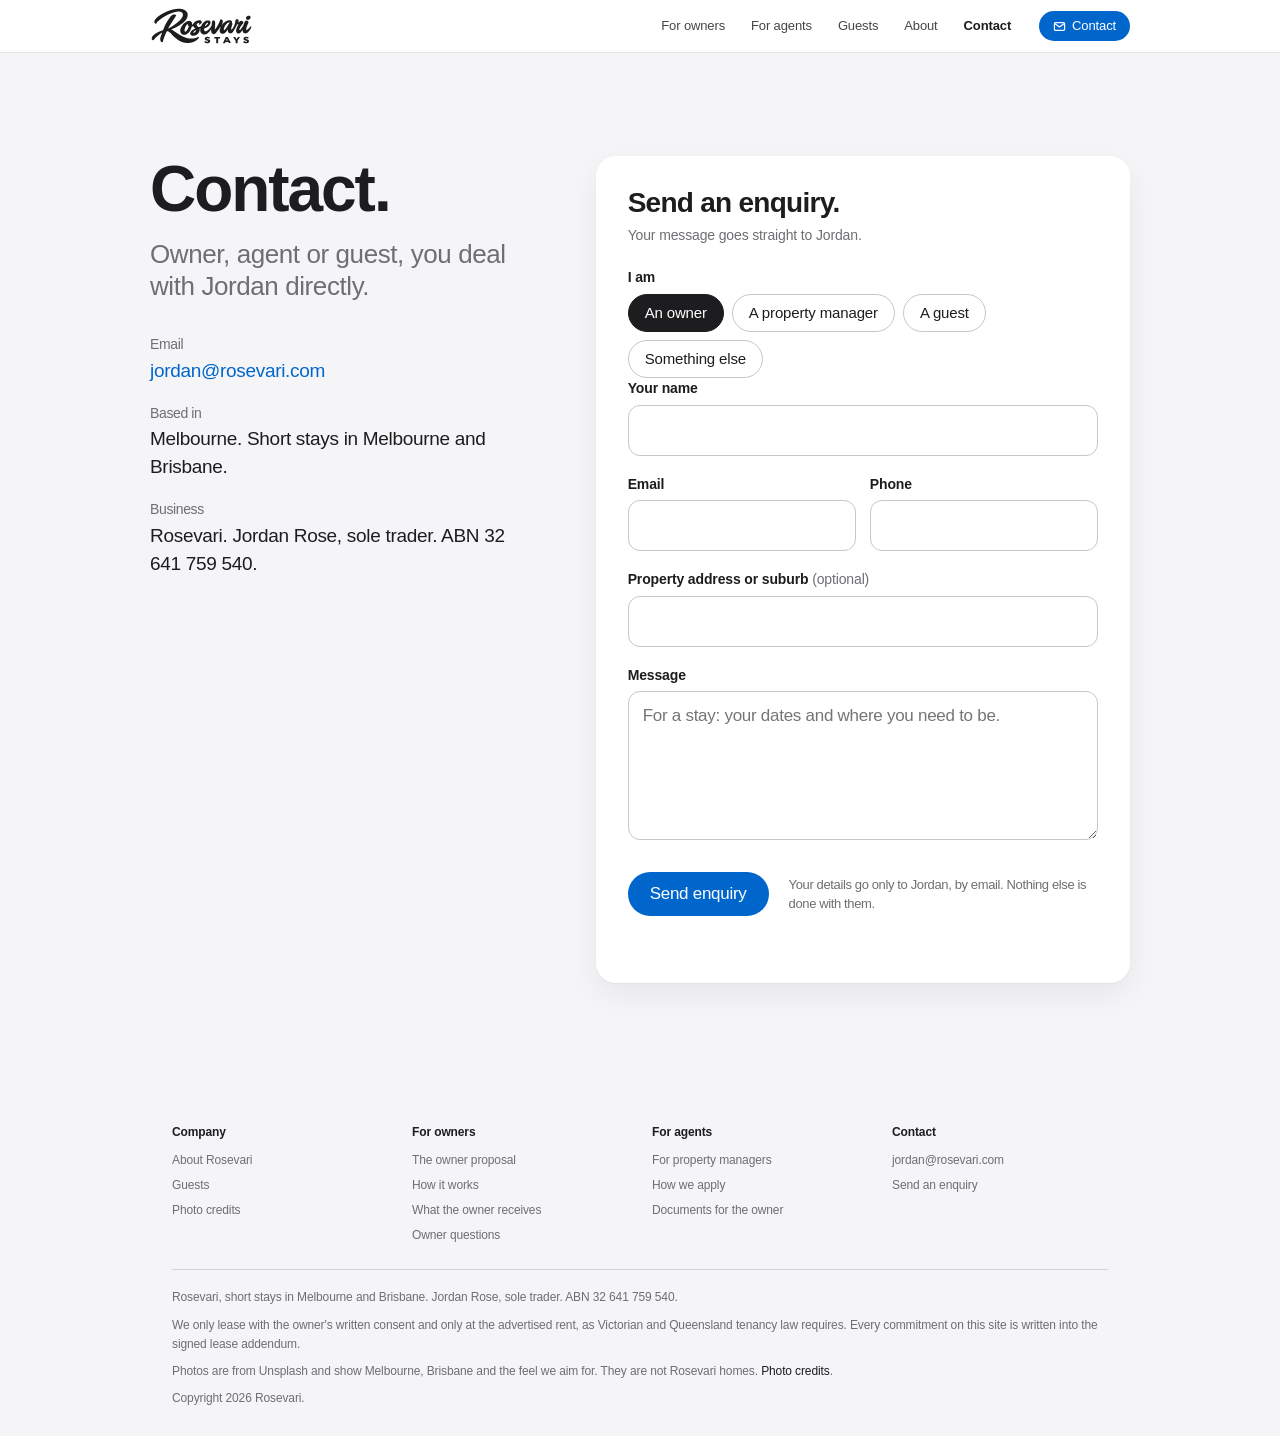
<file: contact.html>
<!doctype html>
<html lang="en-AU">
<head>
<meta charset="utf-8">
<meta name="viewport" content="width=device-width, initial-scale=1, viewport-fit=cover">
<title>Contact | Rosevari</title>
<meta name="description" content="Email Jordan at Rosevari at jordan@rosevari.com, or send an enquiry about a home, a listing or a stay.">
<meta name="theme-color" content="#ffffff">
<link rel="canonical" href="https://rosevari.com/contact.html">
<link rel="icon" href="img/icons/favicon.ico" sizes="any">
<link rel="icon" href="img/icons/favicon-32.png" sizes="32x32" type="image/png">
<link rel="icon" href="img/icons/favicon-16.png" sizes="16x16" type="image/png">
<link rel="apple-touch-icon" href="img/icons/apple-touch-icon.png">
<!-- Link previews: absolute URLs on https://rosevari.com. -->
<meta property="og:type" content="website">
<meta property="og:site_name" content="Rosevari">
<meta property="og:locale" content="en_AU">
<meta property="og:title" content="Contact | Rosevari">
<meta property="og:description" content="Email Jordan at Rosevari at jordan@rosevari.com, or send an enquiry about a home, a listing or a stay.">
<meta property="og:url" content="https://rosevari.com/contact.html">
<meta property="og:image" content="https://rosevari.com/img/og.jpg">
<meta property="og:image:width" content="1200">
<meta property="og:image:height" content="630">
<meta property="og:image:alt" content="Rent on the 1st. Rosevari, short stays in Melbourne and Brisbane.">
<meta name="twitter:card" content="summary_large_image">
<meta name="twitter:title" content="Contact | Rosevari">
<meta name="twitter:description" content="Email Jordan at Rosevari at jordan@rosevari.com, or send an enquiry about a home, a listing or a stay.">
<meta name="twitter:image" content="https://rosevari.com/img/og.jpg">
<link rel="stylesheet" href="assets/site.css">
</head>
<body>
<!-- Built by _src/build.py from _src/pages/contact.html. Edit the source, then re-run the build. -->
<a class="skip" href="#main">Skip to content</a>
<header class="site-head">
  <div class="in">
    <a class="logo" href="index.html" aria-label="Rosevari home">
      <!-- Logo E1 (brush signature), chosen by Jordan 2026-11-18. Master files: pitch-pack/brand/. -->
      <img src="img/logo.svg" alt="Rosevari Stays" width="103" height="38">
    </a>
    <nav aria-label="Main">
      <ul class="primary">
        <li><a href="owners.html">For owners</a></li>
        <li><a href="agents.html">For agents</a></li>
        <li><a href="guests.html">Guests</a></li>
        <li><a href="about.html">About</a></li>
        <li><a href="contact.html" aria-current="page">Contact</a></li>
      </ul>
    </nav>
    <a class="call" href="contact.html"><svg viewBox="0 0 16 16" aria-hidden="true"><rect x="1.75" y="3.25" width="12.5" height="9.5" rx="1.5" fill="none" stroke="currentColor" stroke-width="1.5"/><path d="m2.5 4.5 5.5 4 5.5-4" fill="none" stroke="currentColor" stroke-width="1.5" stroke-linejoin="round"/></svg>Contact</a>
    <button class="menu-btn" type="button" aria-expanded="false" aria-controls="sheet" aria-label="Open menu"><i></i><i></i></button>
  </div>
</header>
<div class="scrim" aria-hidden="true"></div>
<nav class="sheet" id="sheet" aria-label="Menu" aria-hidden="true">
  <ul>
      <li><a href="index.html">Home</a></li>
      <li><a href="owners.html">For owners</a></li>
      <li><a href="agents.html">For agents</a></li>
      <li><a href="guests.html">Guests</a></li>
      <li><a href="about.html">About</a></li>
      <li><a href="contact.html" aria-current="page">Contact</a></li>
  </ul>
  <div class="sheet-foot">
    
    <a href="mailto:jordan@rosevari.com">jordan@rosevari.com</a>
  </div>
</nav>

<main id="main">
  <section class="tile grey">
    <div class="wrap">
      <div class="contact-grid">
        <div>
          <h1 class="headline">Contact.</h1>
          <p class="sub left">Owner, agent or guest, you deal with Jordan directly.</p>
          
          <dl>
            <dt>Email</dt>
            <dd><a href="mailto:jordan@rosevari.com">jordan@rosevari.com</a></dd>
            <dt>Based in</dt>
            <dd>Melbourne. Short stays in Melbourne and Brisbane.</dd>
            <dt>Business</dt>
            <dd>Rosevari. Jordan Rose, sole trader. ABN 32 641 759 540.</dd>
          </dl>
        </div>

        <form class="enquiry" novalidate>
          <h2 class="title form-title">Send an enquiry.</h2>
          <p class="note form-note">Your message goes straight to Jordan.</p>
          <fieldset class="field">
            <legend>I am</legend>
            <div class="roles">
              <label><input type="radio" name="role" value="An owner" checked><span>An owner</span></label>
              <label><input type="radio" name="role" value="A property manager"><span>A property manager</span></label>
              <label><input type="radio" name="role" value="A guest"><span>A guest</span></label>
              <label><input type="radio" name="role" value="Something else"><span>Something else</span></label>
            </div>
          </fieldset>
          <div class="field">
            <label for="f-name">Your name</label>
            <input id="f-name" name="name" type="text" autocomplete="name" required>
          </div>
          <div class="two-up">
            <div class="field">
              <label for="f-email">Email</label>
              <input id="f-email" name="email" type="email" autocomplete="email" inputmode="email">
            </div>
            <div class="field">
              <label for="f-phone">Phone</label>
              <input id="f-phone" name="phone" type="tel" autocomplete="tel" inputmode="tel">
            </div>
          </div>
          <div class="field">
            <label for="f-property">Property address or suburb <span class="hint">(optional)</span></label>
            <input id="f-property" name="property" type="text" autocomplete="street-address">
          </div>
          <div class="field">
            <label for="f-message">Message</label>
            <textarea id="f-message" name="message" rows="5" placeholder="For a stay: your dates and where you need to be."></textarea>
          </div>
          <div class="hp" aria-hidden="true" style="position:absolute;left:-9999px;width:1px;height:1px;overflow:hidden"><label>Leave this empty<input type="text" name="_honey" tabindex="-1" autocomplete="off"></label></div>
          <div class="form-foot">
            <button class="btn" type="submit">Send enquiry</button>
            <p>Your details go only to Jordan, by email. Nothing else is done with them.</p>
          </div>
          <p class="status" role="status" aria-live="polite"></p>
        </form>
      </div>
    </div>
  </section>
</main>

<footer class="site-foot">
  <div class="in">
    <nav aria-label="Footer">
      <div>
        <h2>Company</h2>
        <ul>
          <li><a href="about.html">About Rosevari</a></li>
          <li><a href="guests.html">Guests</a></li>
          <li><a href="credits.html">Photo credits</a></li>
        </ul>
      </div>
      <div>
        <h2>For owners</h2>
        <ul>
          <li><a href="owners.html">The owner proposal</a></li>
          <li><a href="owners.html#how">How it works</a></li>
          <li><a href="owners.html#receive">What the owner receives</a></li>
          <li><a href="owners.html#questions">Owner questions</a></li>
        </ul>
      </div>
      <div>
        <h2>For agents</h2>
        <ul>
          <li><a href="agents.html">For property managers</a></li>
          <li><a href="agents.html#apply">How we apply</a></li>
          <li><a href="agents.html#documents">Documents for the owner</a></li>
        </ul>
      </div>
      <div>
        <h2>Contact</h2>
        <ul>
          
          <li><a href="mailto:jordan@rosevari.com">jordan@rosevari.com</a></li>
          <li><a href="contact.html">Send an enquiry</a></li>
        </ul>
      </div>
    </nav>
    <div class="legal">
      <p>Rosevari, short stays in Melbourne and Brisbane. Jordan Rose, sole trader. ABN 32 641 759 540.</p>
      <p>We only lease with the owner's written consent and only at the advertised rent, as Victorian and Queensland tenancy law requires. Every commitment on this site is written into the signed lease addendum.</p>
      <p>Photos are from Unsplash and show Melbourne, Brisbane and the feel we aim for. They are not Rosevari homes. <a href="credits.html">Photo credits</a>.</p>
      <p>Copyright 2026 Rosevari.</p>
    </div>
  </div>
</footer>
<script src="assets/site.js" defer></script>
</body>
</html>
</file>
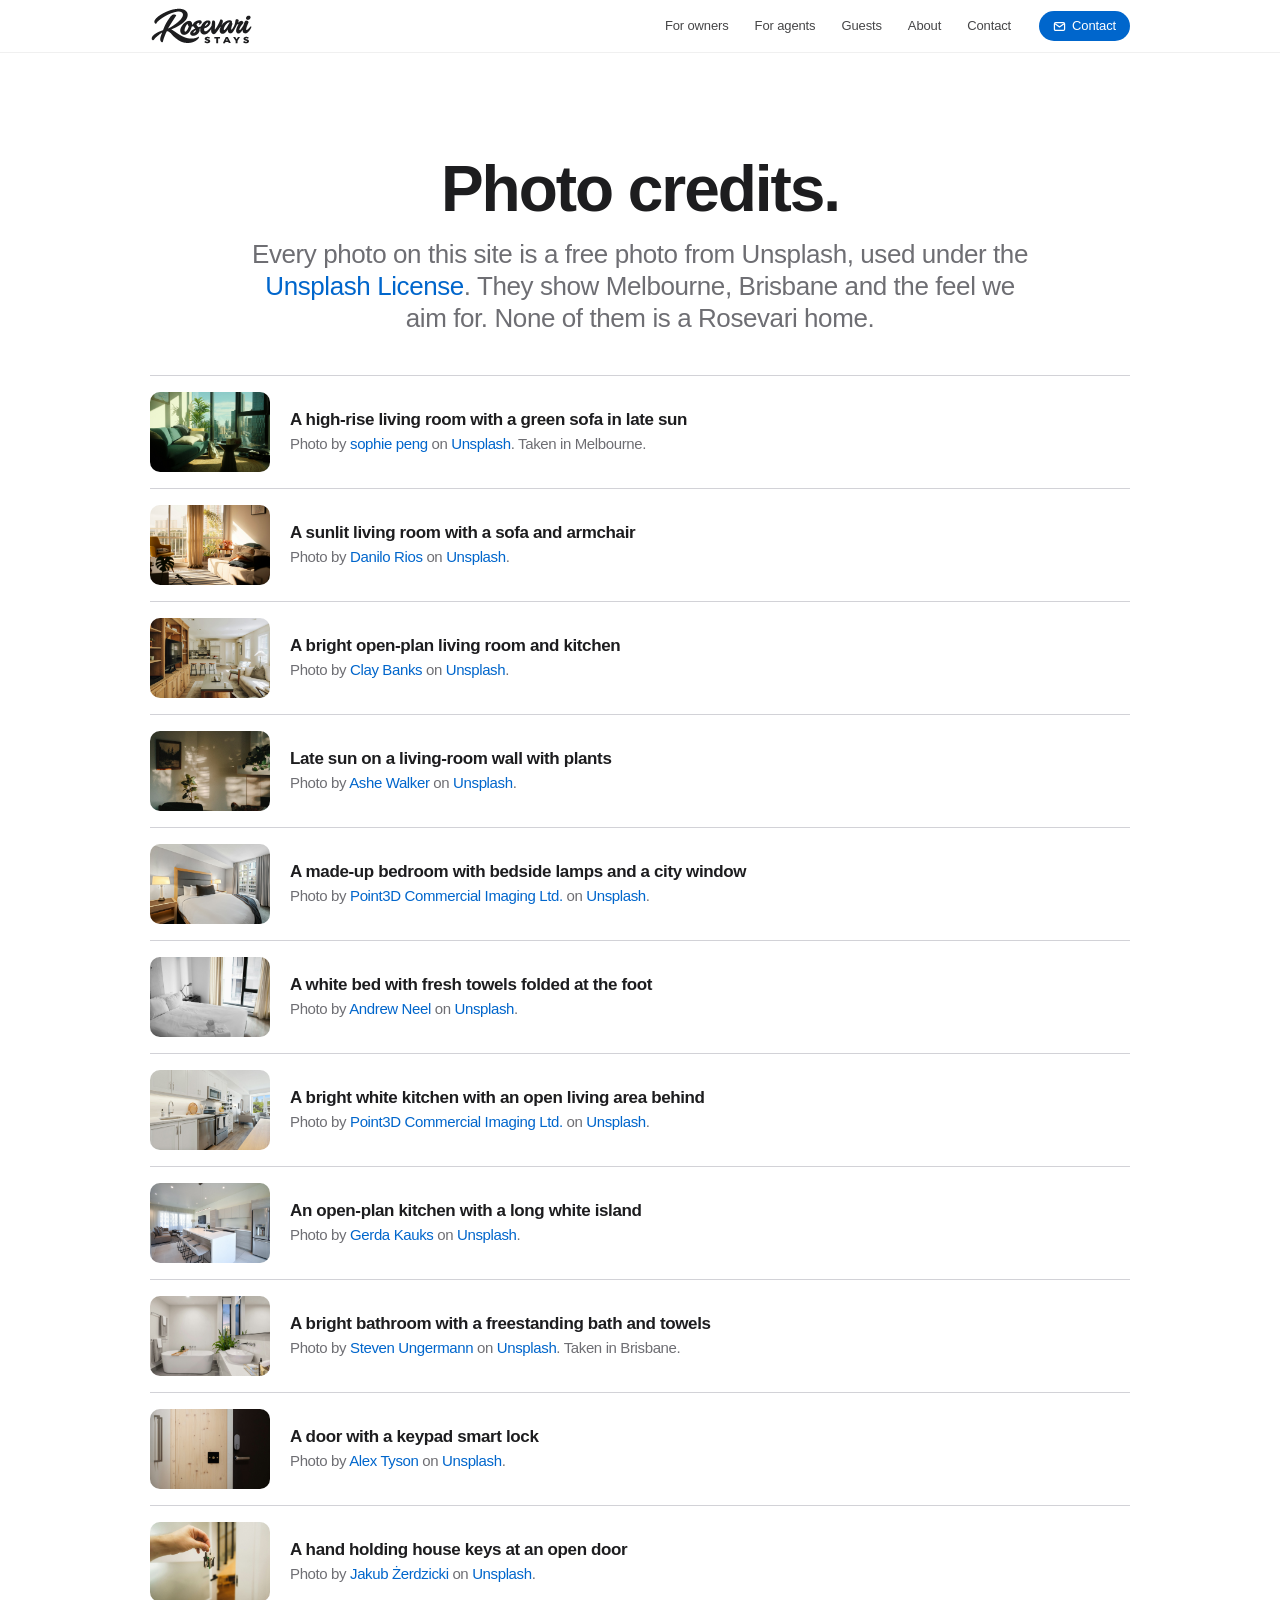
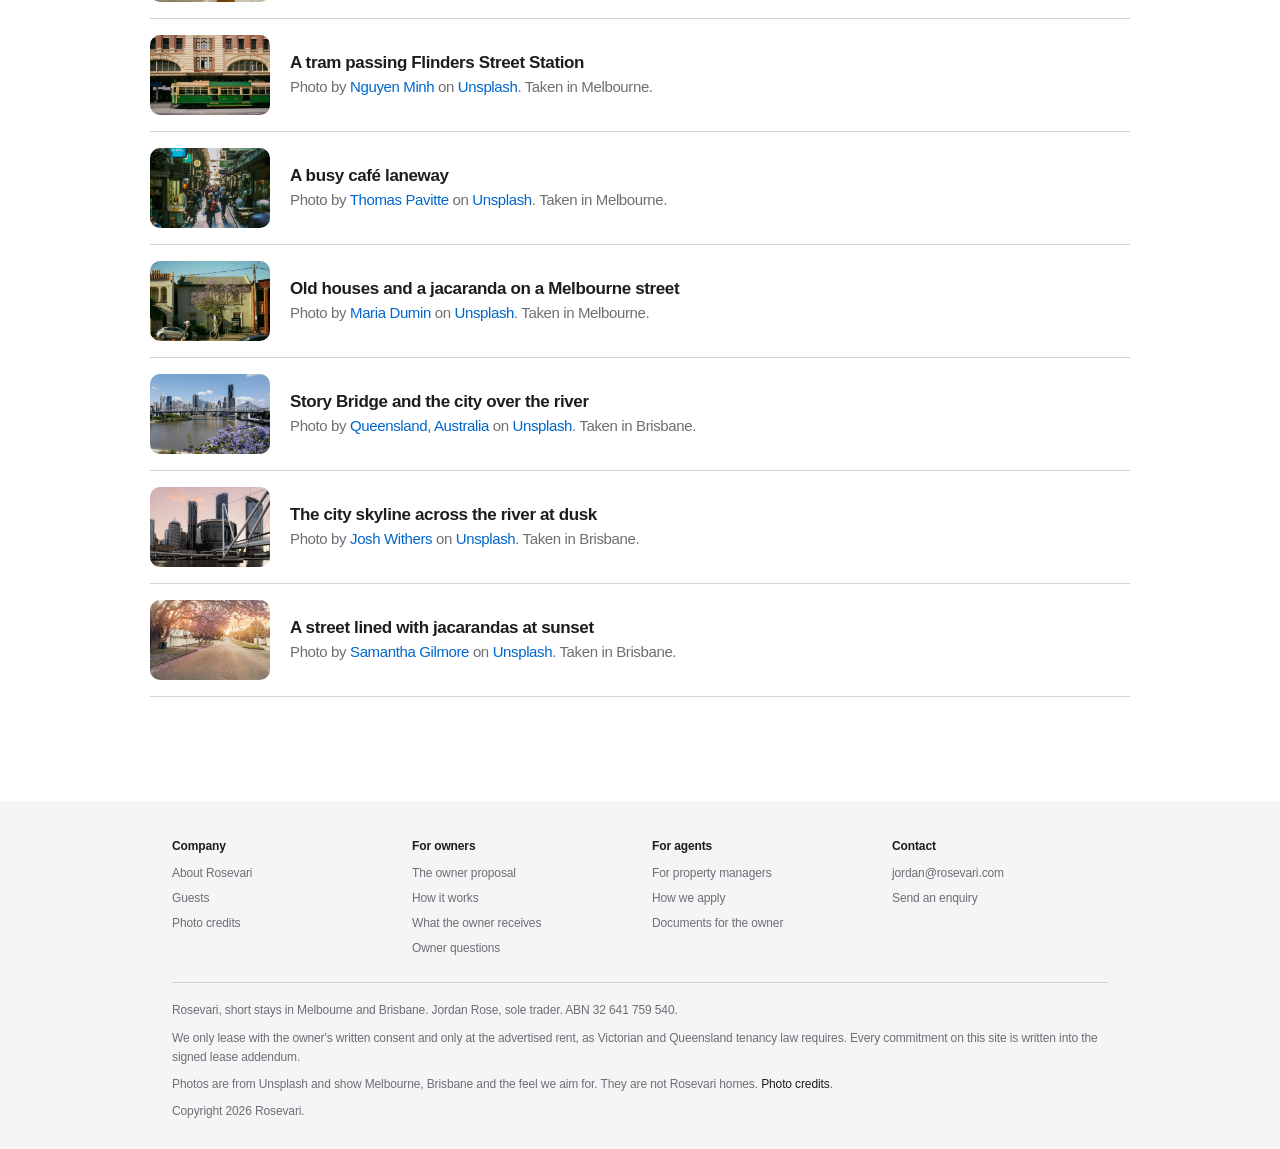
<file: credits.html>
<!doctype html>
<html lang="en-AU">
<head>
<meta charset="utf-8">
<meta name="viewport" content="width=device-width, initial-scale=1, viewport-fit=cover">
<title>Photo credits | Rosevari</title>
<meta name="description" content="Credits for every photo on the Rosevari site. Free Unsplash photos of Melbourne, Brisbane and homes like the ones we set up.">
<meta name="theme-color" content="#ffffff">
<link rel="canonical" href="https://rosevari.com/credits.html">
<link rel="icon" href="img/icons/favicon.ico" sizes="any">
<link rel="icon" href="img/icons/favicon-32.png" sizes="32x32" type="image/png">
<link rel="icon" href="img/icons/favicon-16.png" sizes="16x16" type="image/png">
<link rel="apple-touch-icon" href="img/icons/apple-touch-icon.png">
<!-- Link previews: absolute URLs on https://rosevari.com. -->
<meta property="og:type" content="website">
<meta property="og:site_name" content="Rosevari">
<meta property="og:locale" content="en_AU">
<meta property="og:title" content="Photo credits | Rosevari">
<meta property="og:description" content="Credits for every photo on the Rosevari site. Free Unsplash photos of Melbourne, Brisbane and homes like the ones we set up.">
<meta property="og:url" content="https://rosevari.com/credits.html">
<meta property="og:image" content="https://rosevari.com/img/og.jpg">
<meta property="og:image:width" content="1200">
<meta property="og:image:height" content="630">
<meta property="og:image:alt" content="Rent on the 1st. Rosevari, short stays in Melbourne and Brisbane.">
<meta name="twitter:card" content="summary_large_image">
<meta name="twitter:title" content="Photo credits | Rosevari">
<meta name="twitter:description" content="Credits for every photo on the Rosevari site. Free Unsplash photos of Melbourne, Brisbane and homes like the ones we set up.">
<meta name="twitter:image" content="https://rosevari.com/img/og.jpg">
<link rel="stylesheet" href="assets/site.css">
</head>
<body>
<!-- Built by _src/build.py from _src/pages/credits.html. Edit the source, then re-run the build. -->
<a class="skip" href="#main">Skip to content</a>
<header class="site-head">
  <div class="in">
    <a class="logo" href="index.html" aria-label="Rosevari home">
      <!-- Logo E1 (brush signature), chosen by Jordan 2026-11-18. Master files: pitch-pack/brand/. -->
      <img src="img/logo.svg" alt="Rosevari Stays" width="103" height="38">
    </a>
    <nav aria-label="Main">
      <ul class="primary">
        <li><a href="owners.html">For owners</a></li>
        <li><a href="agents.html">For agents</a></li>
        <li><a href="guests.html">Guests</a></li>
        <li><a href="about.html">About</a></li>
        <li><a href="contact.html">Contact</a></li>
      </ul>
    </nav>
    <a class="call" href="contact.html"><svg viewBox="0 0 16 16" aria-hidden="true"><rect x="1.75" y="3.25" width="12.5" height="9.5" rx="1.5" fill="none" stroke="currentColor" stroke-width="1.5"/><path d="m2.5 4.5 5.5 4 5.5-4" fill="none" stroke="currentColor" stroke-width="1.5" stroke-linejoin="round"/></svg>Contact</a>
    <button class="menu-btn" type="button" aria-expanded="false" aria-controls="sheet" aria-label="Open menu"><i></i><i></i></button>
  </div>
</header>
<div class="scrim" aria-hidden="true"></div>
<nav class="sheet" id="sheet" aria-label="Menu" aria-hidden="true">
  <ul>
      <li><a href="index.html">Home</a></li>
      <li><a href="owners.html">For owners</a></li>
      <li><a href="agents.html">For agents</a></li>
      <li><a href="guests.html">Guests</a></li>
      <li><a href="about.html">About</a></li>
      <li><a href="contact.html">Contact</a></li>
  </ul>
  <div class="sheet-foot">
    
    <a href="mailto:jordan@rosevari.com">jordan@rosevari.com</a>
  </div>
</nav>

<main id="main">
  <section class="tile">
    <div class="wrap">
      <h1 class="headline">Photo credits.</h1>
      <p class="sub">Every photo on this site is a free photo from Unsplash, used under the <a href="https://unsplash.com/license">Unsplash License</a>. They show Melbourne, Brisbane and the feel we aim for. None of them is a Rosevari home.</p>
      <ul class="credits">
      <li>
        <div class="photo"><img src="img/hero-living-room.jpg" width="1600" height="1067" loading="lazy" decoding="async" alt=""></div>
        <div><b>A high-rise living room with a green sofa in late sun</b><span>Photo by <a href="https://unsplash.com/@sophiepengjy">sophie peng</a> on <a href="https://unsplash.com/photos/a-living-room-filled-with-furniture-and-a-large-window-HaP28Y3ZGSg">Unsplash</a>. Taken in Melbourne.</span></div>
      </li>
      <li>
        <div class="photo"><img src="img/living-room-sunlit.jpg" width="1600" height="1067" loading="lazy" decoding="async" alt=""></div>
        <div><b>A sunlit living room with a sofa and armchair</b><span>Photo by <a href="https://unsplash.com/@danrop">Danilo Rios</a> on <a href="https://unsplash.com/photos/a-living-room-with-a-large-window-AgK_XAqSbfk">Unsplash</a>.</span></div>
      </li>
      <li>
        <div class="photo"><img src="img/living-room-open-plan.jpg" width="1600" height="1067" loading="lazy" decoding="async" alt=""></div>
        <div><b>A bright open-plan living room and kitchen</b><span>Photo by <a href="https://unsplash.com/@claybanks">Clay Banks</a> on <a href="https://unsplash.com/photos/spacious-living-room-and-kitchen-with-wooden-built-in-shelves-p_9w69xML7o">Unsplash</a>.</span></div>
      </li>
      <li>
        <div class="photo"><img src="img/living-room-golden-hour.jpg" width="1600" height="1067" loading="lazy" decoding="async" alt=""></div>
        <div><b>Late sun on a living-room wall with plants</b><span>Photo by <a href="https://unsplash.com/@marsupialpudding">Ashe Walker</a> on <a href="https://unsplash.com/photos/a-living-room-with-a-couch-and-a-potted-plant-_9WTLhclqGU">Unsplash</a>.</span></div>
      </li>
      <li>
        <div class="photo"><img src="img/bedroom-bright.jpg" width="1600" height="1067" loading="lazy" decoding="async" alt=""></div>
        <div><b>A made-up bedroom with bedside lamps and a city window</b><span>Photo by <a href="https://unsplash.com/@3dottawa">Point3D Commercial Imaging Ltd.</a> on <a href="https://unsplash.com/photos/white-bed-linen-on-bed-4A_dV0_TpQs">Unsplash</a>.</span></div>
      </li>
      <li>
        <div class="photo"><img src="img/bedroom-fresh-towels.jpg" width="1600" height="1067" loading="lazy" decoding="async" alt=""></div>
        <div><b>A white bed with fresh towels folded at the foot</b><span>Photo by <a href="https://unsplash.com/@andrewtneel">Andrew Neel</a> on <a href="https://unsplash.com/photos/vacant-white-bed-near-the-window-B4rEJ09-Puo">Unsplash</a>.</span></div>
      </li>
      <li>
        <div class="photo"><img src="img/kitchen-bright.jpg" width="1600" height="1067" loading="lazy" decoding="async" alt=""></div>
        <div><b>A bright white kitchen with an open living area behind</b><span>Photo by <a href="https://unsplash.com/@3dottawa">Point3D Commercial Imaging Ltd.</a> on <a href="https://unsplash.com/photos/white-microwave-oven-on-white-wooden-kitchen-cabinet-tUFogT8Mn8U">Unsplash</a>.</span></div>
      </li>
      <li>
        <div class="photo"><img src="img/kitchen-open-plan.jpg" width="1600" height="1067" loading="lazy" decoding="async" alt=""></div>
        <div><b>An open-plan kitchen with a long white island</b><span>Photo by <a href="https://unsplash.com/@gdisain">Gerda Kauks</a> on <a href="https://unsplash.com/photos/a-kitchen-with-a-refrigerator-freezer-sitting-next-to-a-counter-KYM5QsbRsxk">Unsplash</a>.</span></div>
      </li>
      <li>
        <div class="photo"><img src="img/bathroom-bright.jpg" width="1600" height="1067" loading="lazy" decoding="async" alt=""></div>
        <div><b>A bright bathroom with a freestanding bath and towels</b><span>Photo by <a href="https://unsplash.com/@steveungermann">Steven Ungermann</a> on <a href="https://unsplash.com/photos/white-ceramic-bathtub-near-green-potted-plant-Aac7IlKnYX8">Unsplash</a>. Taken in Brisbane.</span></div>
      </li>
      <li>
        <div class="photo"><img src="img/smart-lock-door.jpg" width="1600" height="1067" loading="lazy" decoding="async" alt=""></div>
        <div><b>A door with a keypad smart lock</b><span>Photo by <a href="https://unsplash.com/@alextyson195">Alex Tyson</a> on <a href="https://unsplash.com/photos/a-door-with-a-black-handle-and-a-white-door-MipXRf_NeZY">Unsplash</a>.</span></div>
      </li>
      <li>
        <div class="photo"><img src="img/keys-in-hand.jpg" width="1600" height="1067" loading="lazy" decoding="async" alt=""></div>
        <div><b>A hand holding house keys at an open door</b><span>Photo by <a href="https://unsplash.com/@jakubzerdzicki">Jakub Żerdzicki</a> on <a href="https://unsplash.com/photos/a-hand-holding-a-key-to-a-door-3HfGnyPfWqQ">Unsplash</a>.</span></div>
      </li>
      <li>
        <div class="photo"><img src="img/melbourne-tram.jpg" width="1600" height="1067" loading="lazy" decoding="async" alt=""></div>
        <div><b>A tram passing Flinders Street Station</b><span>Photo by <a href="https://unsplash.com/@ngminh8895">Nguyen Minh</a> on <a href="https://unsplash.com/photos/a-green-tram-sits-in-front-of-a-station-jYmBv31xLbI">Unsplash</a>. Taken in Melbourne.</span></div>
      </li>
      <li>
        <div class="photo"><img src="img/melbourne-laneway.jpg" width="1600" height="1067" loading="lazy" decoding="async" alt=""></div>
        <div><b>A busy café laneway</b><span>Photo by <a href="https://unsplash.com/@thomaspavitte">Thomas Pavitte</a> on <a href="https://unsplash.com/photos/a-group-of-people-walking-down-a-street-next-to-tall-buildings-B7jgGqD6weY">Unsplash</a>. Taken in Melbourne.</span></div>
      </li>
      <li>
        <div class="photo"><img src="img/melbourne-street-houses.jpg" width="1600" height="1067" loading="lazy" decoding="async" alt=""></div>
        <div><b>Old houses and a jacaranda on a Melbourne street</b><span>Photo by <a href="https://unsplash.com/@mariadumin">Maria Dumin</a> on <a href="https://unsplash.com/photos/person-rides-bicycle-past-houses-and-blooming-tree-mXnfeL__TJQ">Unsplash</a>. Taken in Melbourne.</span></div>
      </li>
      <li>
        <div class="photo"><img src="img/brisbane-story-bridge.jpg" width="1600" height="1067" loading="lazy" decoding="async" alt=""></div>
        <div><b>Story Bridge and the city over the river</b><span>Photo by <a href="https://unsplash.com/@queenslandaustralia">Queensland, Australia</a> on <a href="https://unsplash.com/photos/story-bridge-and-brisbane-city-skyline-GicW29bfXYM">Unsplash</a>. Taken in Brisbane.</span></div>
      </li>
      <li>
        <div class="photo"><img src="img/brisbane-river-sunset.jpg" width="1600" height="1067" loading="lazy" decoding="async" alt=""></div>
        <div><b>The city skyline across the river at dusk</b><span>Photo by <a href="https://unsplash.com/@joshwithers">Josh Withers</a> on <a href="https://unsplash.com/photos/a-view-of-a-city-skyline-from-across-the-water-vk444f-KDIE">Unsplash</a>. Taken in Brisbane.</span></div>
      </li>
      <li>
        <div class="photo"><img src="img/brisbane-jacaranda-street.jpg" width="1600" height="1067" loading="lazy" decoding="async" alt=""></div>
        <div><b>A street lined with jacarandas at sunset</b><span>Photo by <a href="https://unsplash.com/@sammy1990">Samantha Gilmore</a> on <a href="https://unsplash.com/photos/a-tree-with-purple-flowers-in-the-middle-of-a-street-vhhyTHFv5a8">Unsplash</a>. Taken in Brisbane.</span></div>
      </li>
      </ul>
    </div>
  </section>
</main>

<footer class="site-foot">
  <div class="in">
    <nav aria-label="Footer">
      <div>
        <h2>Company</h2>
        <ul>
          <li><a href="about.html">About Rosevari</a></li>
          <li><a href="guests.html">Guests</a></li>
          <li><a href="credits.html">Photo credits</a></li>
        </ul>
      </div>
      <div>
        <h2>For owners</h2>
        <ul>
          <li><a href="owners.html">The owner proposal</a></li>
          <li><a href="owners.html#how">How it works</a></li>
          <li><a href="owners.html#receive">What the owner receives</a></li>
          <li><a href="owners.html#questions">Owner questions</a></li>
        </ul>
      </div>
      <div>
        <h2>For agents</h2>
        <ul>
          <li><a href="agents.html">For property managers</a></li>
          <li><a href="agents.html#apply">How we apply</a></li>
          <li><a href="agents.html#documents">Documents for the owner</a></li>
        </ul>
      </div>
      <div>
        <h2>Contact</h2>
        <ul>
          
          <li><a href="mailto:jordan@rosevari.com">jordan@rosevari.com</a></li>
          <li><a href="contact.html">Send an enquiry</a></li>
        </ul>
      </div>
    </nav>
    <div class="legal">
      <p>Rosevari, short stays in Melbourne and Brisbane. Jordan Rose, sole trader. ABN 32 641 759 540.</p>
      <p>We only lease with the owner's written consent and only at the advertised rent, as Victorian and Queensland tenancy law requires. Every commitment on this site is written into the signed lease addendum.</p>
      <p>Photos are from Unsplash and show Melbourne, Brisbane and the feel we aim for. They are not Rosevari homes. <a href="credits.html">Photo credits</a>.</p>
      <p>Copyright 2026 Rosevari.</p>
    </div>
  </div>
</footer>
<script src="assets/site.js" defer></script>
</body>
</html>
</file>
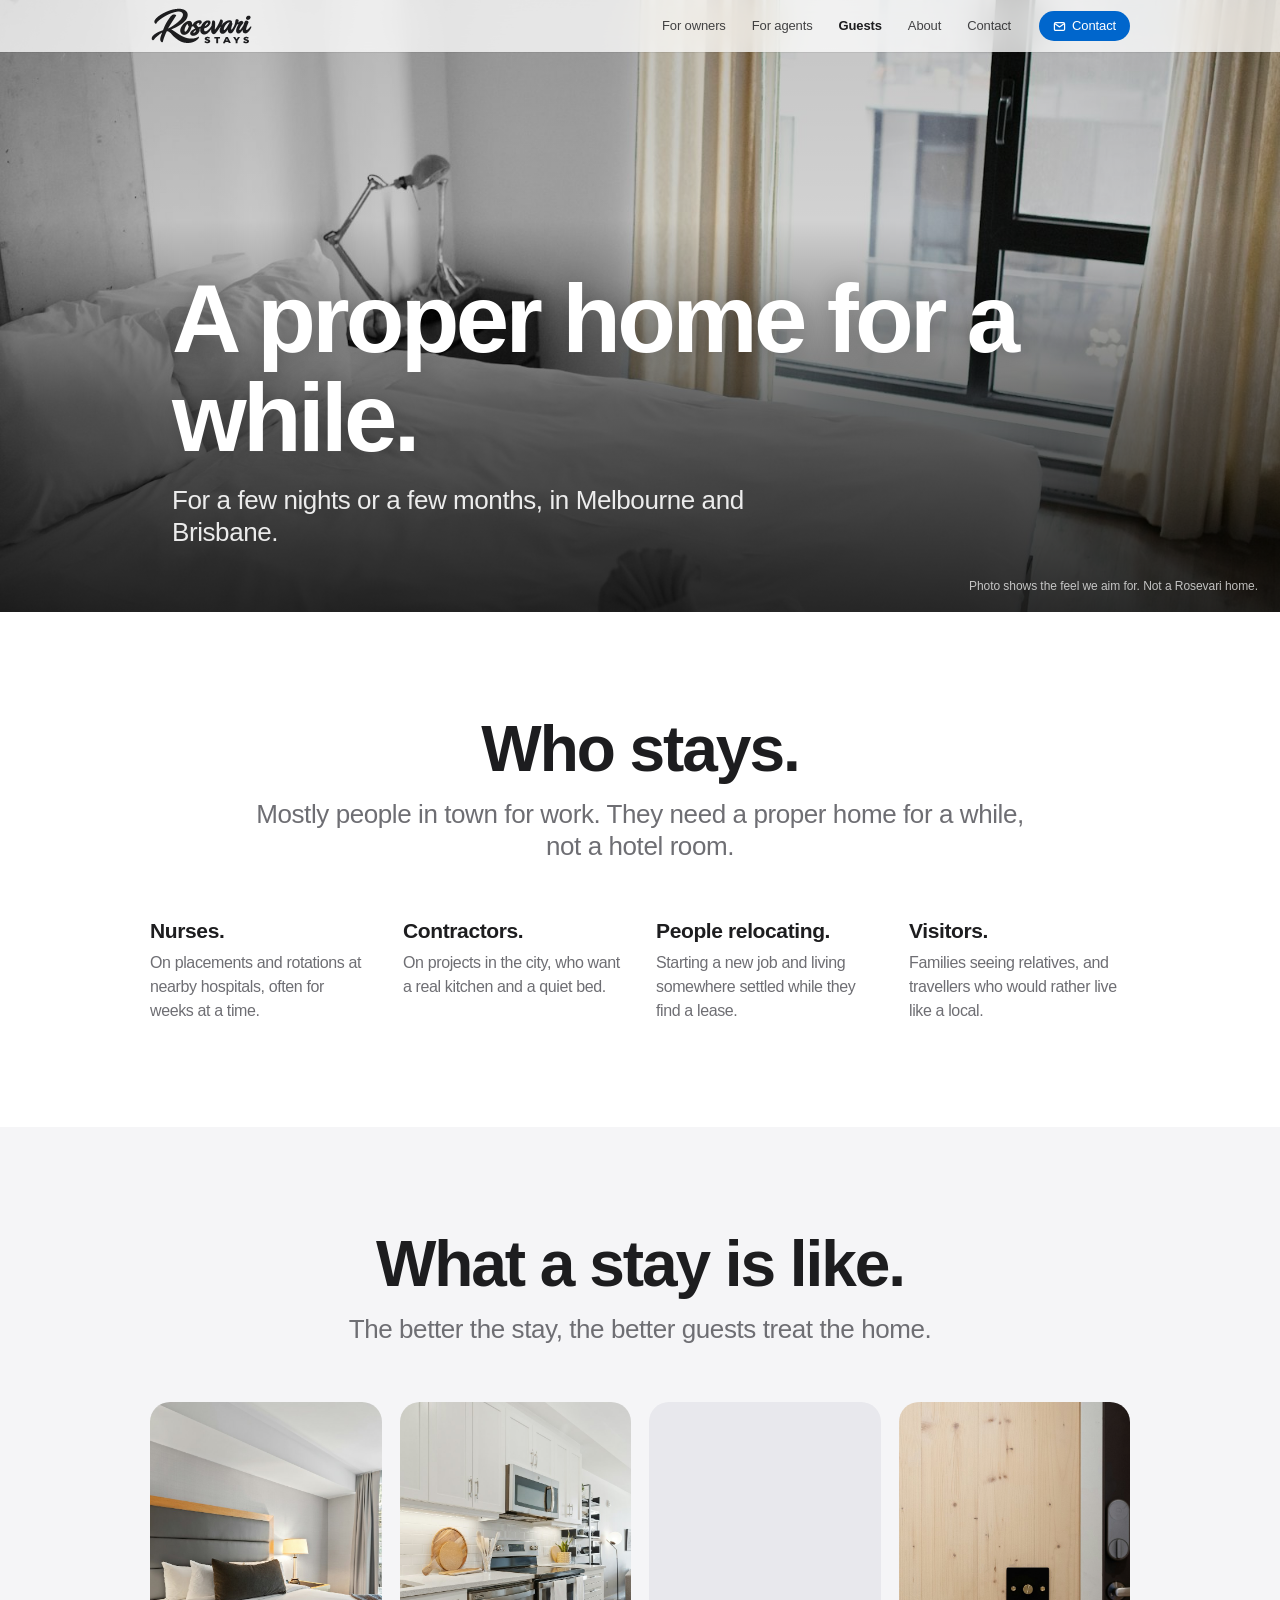
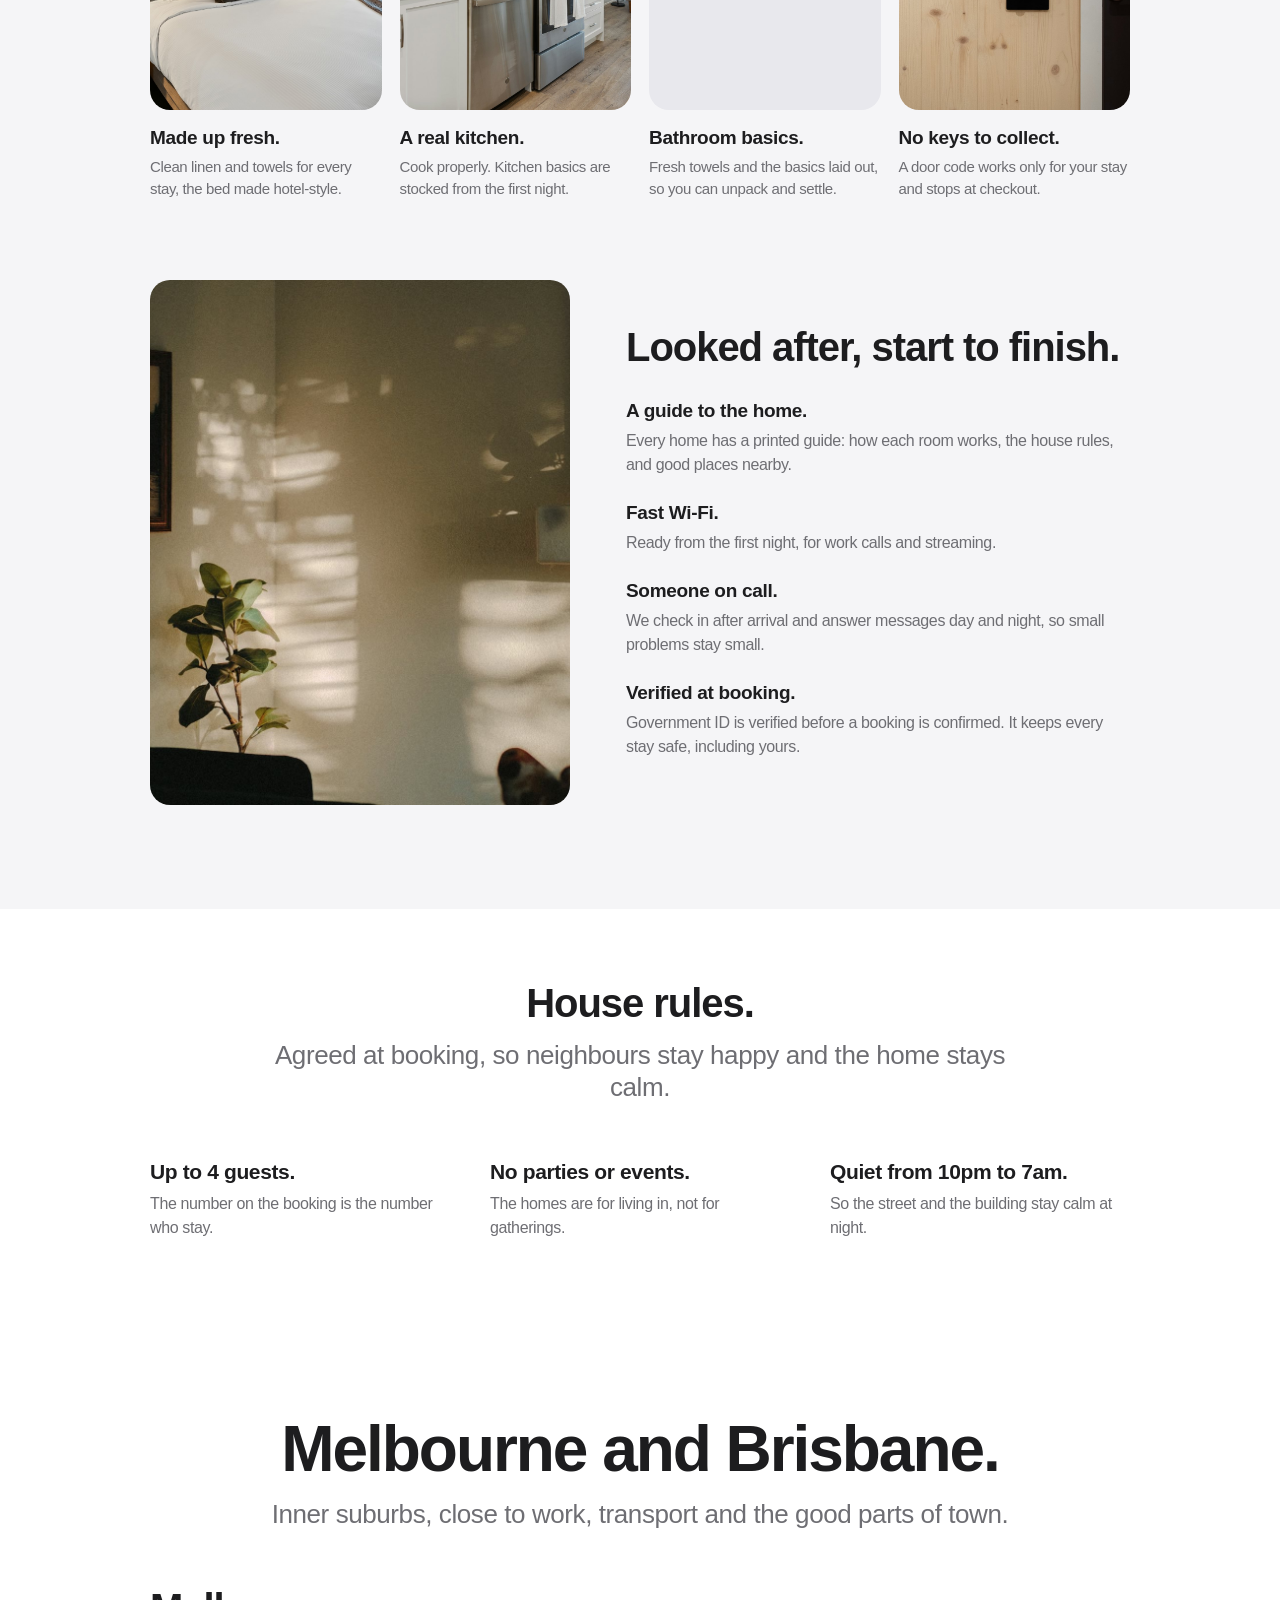
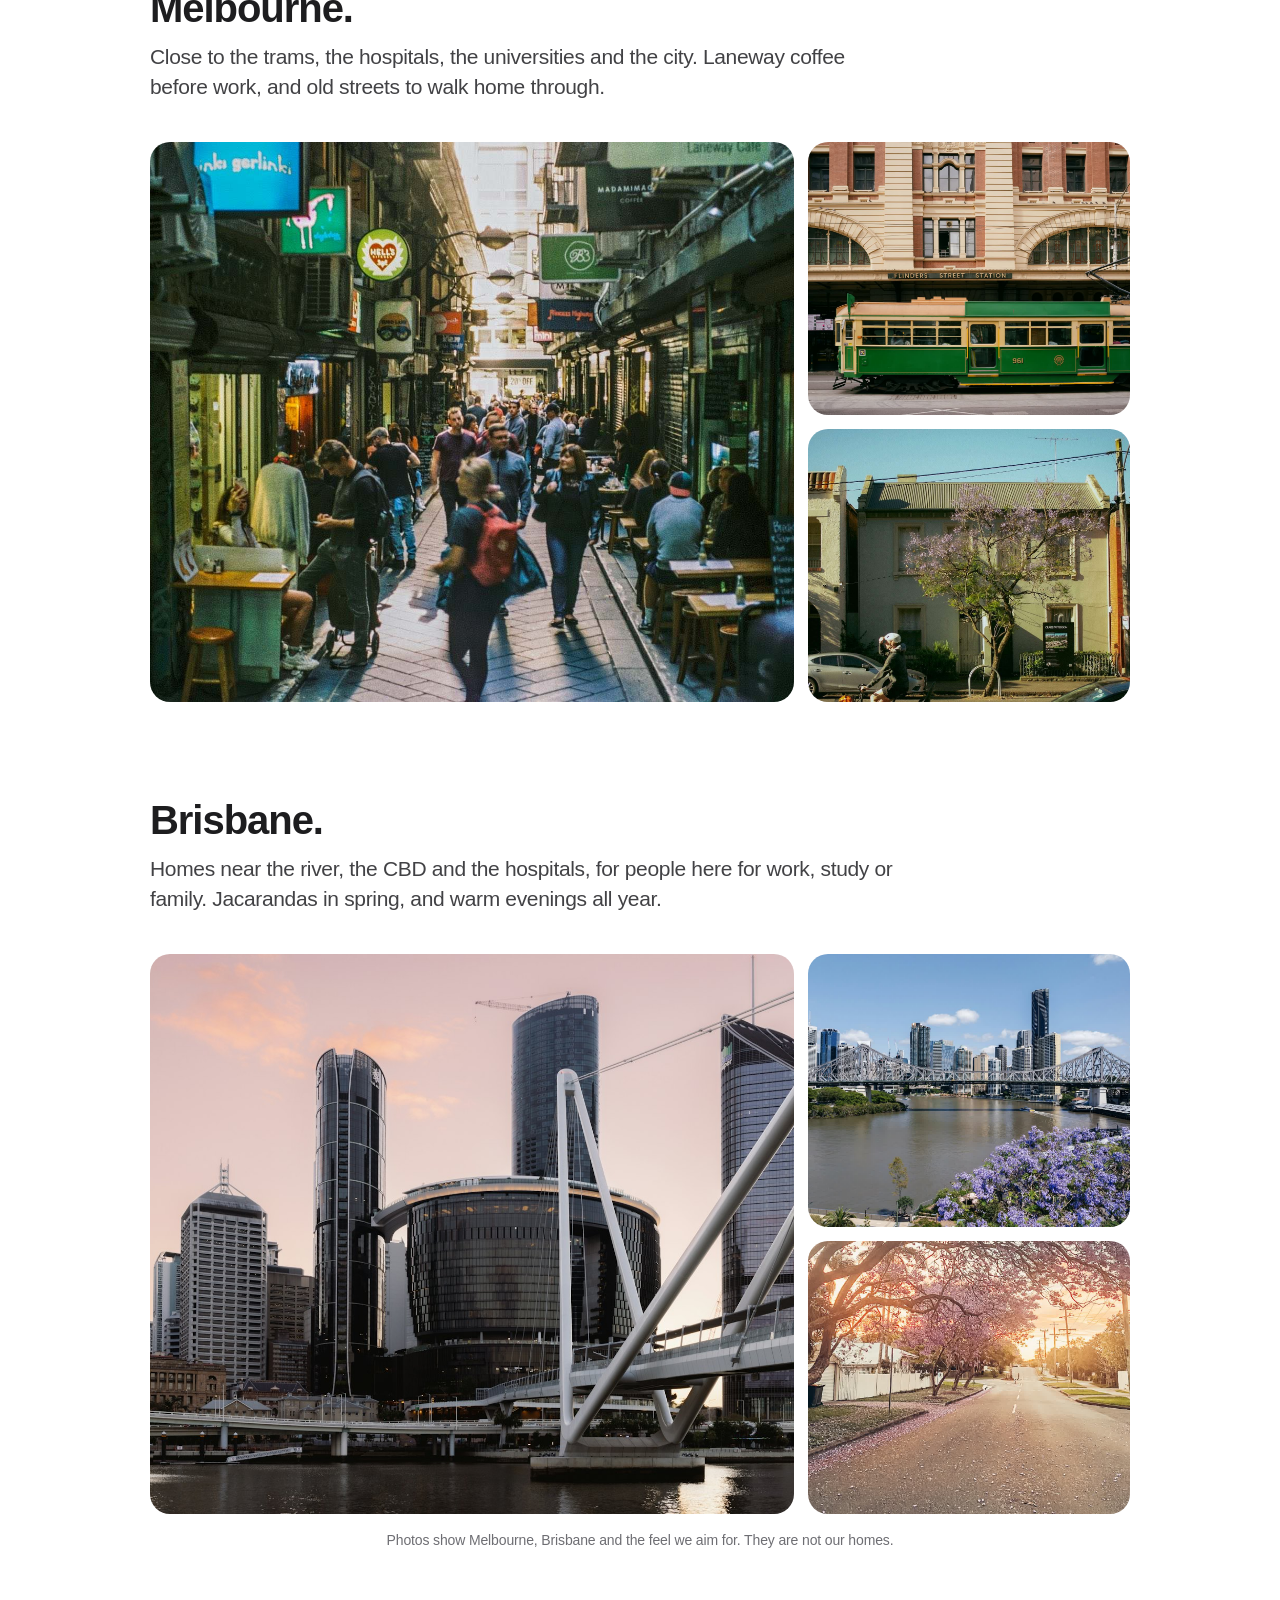
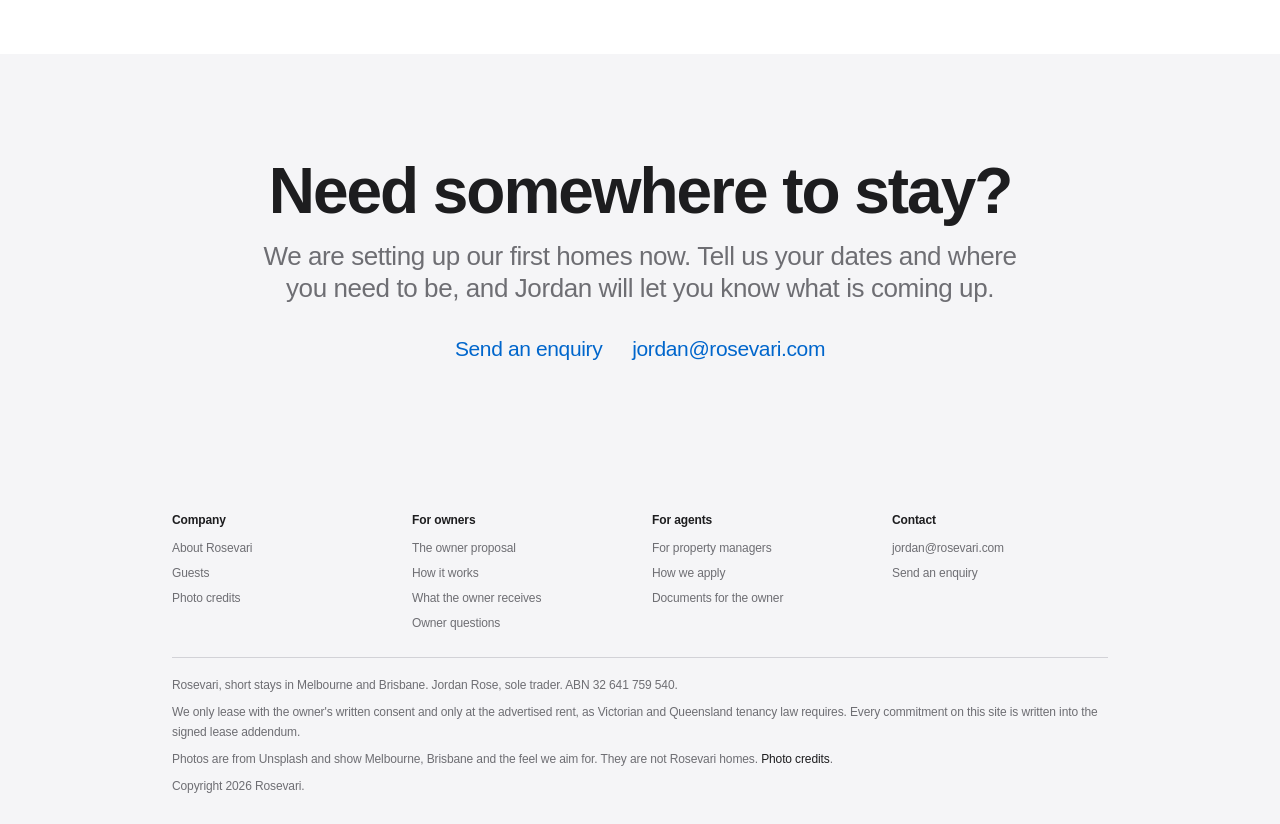
<file: guests.html>
<!doctype html>
<html lang="en-AU">
<head>
<meta charset="utf-8">
<meta name="viewport" content="width=device-width, initial-scale=1, viewport-fit=cover">
<title>Guests | Rosevari</title>
<meta name="description" content="Short stays in Melbourne and Brisbane for nurses, contractors, people relocating and visiting family. A proper home for a few nights or a few months.">
<meta name="theme-color" content="#ffffff">
<link rel="canonical" href="https://rosevari.com/guests.html">
<link rel="icon" href="img/icons/favicon.ico" sizes="any">
<link rel="icon" href="img/icons/favicon-32.png" sizes="32x32" type="image/png">
<link rel="icon" href="img/icons/favicon-16.png" sizes="16x16" type="image/png">
<link rel="apple-touch-icon" href="img/icons/apple-touch-icon.png">
<!-- Link previews: absolute URLs on https://rosevari.com. -->
<meta property="og:type" content="website">
<meta property="og:site_name" content="Rosevari">
<meta property="og:locale" content="en_AU">
<meta property="og:title" content="Guests | Rosevari">
<meta property="og:description" content="Short stays in Melbourne and Brisbane for nurses, contractors, people relocating and visiting family. A proper home for a few nights or a few months.">
<meta property="og:url" content="https://rosevari.com/guests.html">
<meta property="og:image" content="https://rosevari.com/img/og.jpg">
<meta property="og:image:width" content="1200">
<meta property="og:image:height" content="630">
<meta property="og:image:alt" content="Rent on the 1st. Rosevari, short stays in Melbourne and Brisbane.">
<meta name="twitter:card" content="summary_large_image">
<meta name="twitter:title" content="Guests | Rosevari">
<meta name="twitter:description" content="Short stays in Melbourne and Brisbane for nurses, contractors, people relocating and visiting family. A proper home for a few nights or a few months.">
<meta name="twitter:image" content="https://rosevari.com/img/og.jpg">
<link rel="stylesheet" href="assets/site.css">
</head>
<body>
<!-- Built by _src/build.py from _src/pages/guests.html. Edit the source, then re-run the build. -->
<a class="skip" href="#main">Skip to content</a>
<header class="site-head">
  <div class="in">
    <a class="logo" href="index.html" aria-label="Rosevari home">
      <!-- Logo E1 (brush signature), chosen by Jordan 2026-11-18. Master files: pitch-pack/brand/. -->
      <img src="img/logo.svg" alt="Rosevari Stays" width="103" height="38">
    </a>
    <nav aria-label="Main">
      <ul class="primary">
        <li><a href="owners.html">For owners</a></li>
        <li><a href="agents.html">For agents</a></li>
        <li><a href="guests.html" aria-current="page">Guests</a></li>
        <li><a href="about.html">About</a></li>
        <li><a href="contact.html">Contact</a></li>
      </ul>
    </nav>
    <a class="call" href="contact.html"><svg viewBox="0 0 16 16" aria-hidden="true"><rect x="1.75" y="3.25" width="12.5" height="9.5" rx="1.5" fill="none" stroke="currentColor" stroke-width="1.5"/><path d="m2.5 4.5 5.5 4 5.5-4" fill="none" stroke="currentColor" stroke-width="1.5" stroke-linejoin="round"/></svg>Contact</a>
    <button class="menu-btn" type="button" aria-expanded="false" aria-controls="sheet" aria-label="Open menu"><i></i><i></i></button>
  </div>
</header>
<div class="scrim" aria-hidden="true"></div>
<nav class="sheet" id="sheet" aria-label="Menu" aria-hidden="true">
  <ul>
      <li><a href="index.html">Home</a></li>
      <li><a href="owners.html">For owners</a></li>
      <li><a href="agents.html">For agents</a></li>
      <li><a href="guests.html" aria-current="page">Guests</a></li>
      <li><a href="about.html">About</a></li>
      <li><a href="contact.html">Contact</a></li>
  </ul>
  <div class="sheet-foot">
    
    <a href="mailto:jordan@rosevari.com">jordan@rosevari.com</a>
  </div>
</nav>

<main id="main">
  <section class="hero short">
    <img src="img/bedroom-fresh-towels.jpg" width="1600" height="1067" fetchpriority="high" decoding="async" alt="A white bed with fresh towels folded at the foot, by a tall window">
    <div class="copy">
      <h1 class="display">A proper home for a while.</h1>
      <p class="sub">For a few nights or a few months, in Melbourne and Brisbane.</p>
    </div>
    <p class="cap">Photo shows the feel we aim for. Not a Rosevari home.</p>
  </section>

  <section class="tile">
    <div class="wrap">
      <h2 class="headline">Who stays.</h2>
      <p class="sub">Mostly people in town for work. They need a proper home for a while, not a hotel room.</p>
      <div class="cols four">
        <div><h3>Nurses.</h3><p>On placements and rotations at nearby hospitals, often for weeks at a time.</p></div>
        <div><h3>Contractors.</h3><p>On projects in the city, who want a real kitchen and a quiet bed.</p></div>
        <div><h3>People relocating.</h3><p>Starting a new job and living somewhere settled while they find a lease.</p></div>
        <div><h3>Visitors.</h3><p>Families seeing relatives, and travellers who would rather live like a local.</p></div>
      </div>
    </div>
  </section>

  <section class="tile grey" id="stay">
    <div class="wrap">
      <h2 class="headline">What a stay is like.</h2>
      <p class="sub">The better the stay, the better guests treat the home.</p>
      <div class="rooms">
        <figure>
          <div class="photo"><img src="img/bedroom-bright.jpg" width="1600" height="1067" loading="lazy" decoding="async" alt="A made-up bedroom with bedside lamps"></div>
          <h3>Made up fresh.</h3>
          <p>Clean linen and towels for every stay, the bed made hotel-style.</p>
        </figure>
        <figure>
          <div class="photo"><img src="img/kitchen-bright.jpg" width="1600" height="1067" loading="lazy" decoding="async" alt="A bright white kitchen"></div>
          <h3>A real kitchen.</h3>
          <p>Cook properly. Kitchen basics are stocked from the first night.</p>
        </figure>
        <figure>
          <div class="photo"><img src="img/bathroom-bright.jpg" width="1600" height="1068" loading="lazy" decoding="async" alt="A bright bathroom with fresh towels"></div>
          <h3>Bathroom basics.</h3>
          <p>Fresh towels and the basics laid out, so you can unpack and settle.</p>
        </figure>
        <figure>
          <div class="photo"><img src="img/smart-lock-door.jpg" width="1600" height="1067" loading="lazy" decoding="async" alt="A door with a keypad smart lock"></div>
          <h3>No keys to collect.</h3>
          <p>A door code works only for your stay and stops at checkout.</p>
        </figure>
      </div>

      <div class="split">
        <div class="photo"><img src="img/living-room-golden-hour.jpg" width="1600" height="1068" loading="lazy" decoding="async" alt="Late afternoon sun across a living-room wall with plants"></div>
        <div>
          <h2 class="title">Looked after, start to finish.</h2>
          <dl>
            <dt>A guide to the home.</dt>
            <dd>Every home has a printed guide: how each room works, the house rules, and good places nearby.</dd>
            <dt>Fast Wi-Fi.</dt>
            <dd>Ready from the first night, for work calls and streaming.</dd>
            <dt>Someone on call.</dt>
            <dd>We check in after arrival and answer messages day and night, so small problems stay small.</dd>
            <dt>Verified at booking.</dt>
            <dd>Government ID is verified before a booking is confirmed. It keeps every stay safe, including yours.</dd>
          </dl>
        </div>
      </div>
    </div>
  </section>

  <section class="tile tight" id="rules">
    <div class="wrap">
      <h2 class="title">House rules.</h2>
      <p class="sub">Agreed at booking, so neighbours stay happy and the home stays calm.</p>
      <div class="cols">
        <div><h3>Up to 4 guests.</h3><p>The number on the booking is the number who stay.</p></div>
        <div><h3>No parties or events.</h3><p>The homes are for living in, not for gatherings.</p></div>
        <div><h3>Quiet from 10pm to 7am.</h3><p>So the street and the building stay calm at night.</p></div>
      </div>
    </div>
  </section>

  <section class="tile" id="cities">
    <div class="wrap">
      <h2 class="headline">Melbourne and Brisbane.</h2>
      <p class="sub">Inner suburbs, close to work, transport and the good parts of town.</p>

      <div class="city">
        <h3 class="title">Melbourne.</h3>
        <p class="lead">Close to the trams, the hospitals, the universities and the city. Laneway coffee before work, and old streets to walk home through.</p>
        <div class="mosaic">
          <div class="photo"><img src="img/melbourne-laneway.jpg" width="1600" height="1068" loading="lazy" decoding="async" alt="A busy café laneway in Melbourne"></div>
          <div class="photo"><img src="img/melbourne-tram.jpg" width="1600" height="1064" loading="lazy" decoding="async" alt="A tram passing Flinders Street Station"></div>
          <div class="photo"><img src="img/melbourne-street-houses.jpg" width="1600" height="1067" loading="lazy" decoding="async" alt="Old houses and a jacaranda on a Melbourne street"></div>
        </div>
      </div>

      <div class="city">
        <h3 class="title">Brisbane.</h3>
        <p class="lead">Homes near the river, the CBD and the hospitals, for people here for work, study or family. Jacarandas in spring, and warm evenings all year.</p>
        <div class="mosaic">
          <div class="photo"><img src="img/brisbane-river-sunset.jpg" width="1600" height="1067" loading="lazy" decoding="async" alt="The Brisbane skyline across the river at dusk"></div>
          <div class="photo"><img src="img/brisbane-story-bridge.jpg" width="1600" height="1066" loading="lazy" decoding="async" alt="Story Bridge over the Brisbane River"></div>
          <div class="photo"><img src="img/brisbane-jacaranda-street.jpg" width="1600" height="960" loading="lazy" decoding="async" alt="A Brisbane street lined with jacarandas"></div>
        </div>
      </div>
      <p class="note">Photos show Melbourne, Brisbane and the feel we aim for. They are not our homes.</p>
    </div>
  </section>

  <section class="tile grey">
    <div class="wrap">
      <h2 class="headline">Need somewhere to stay?</h2>
      <p class="sub">We are setting up our first homes now. Tell us your dates and where you need to be, and Jordan will let you know what is coming up.</p>
      <p class="links"><a href="contact.html">Send an enquiry</a><a href="mailto:jordan@rosevari.com?subject=Stay%20enquiry">jordan@rosevari.com</a></p>
    </div>
  </section>
</main>

<footer class="site-foot">
  <div class="in">
    <nav aria-label="Footer">
      <div>
        <h2>Company</h2>
        <ul>
          <li><a href="about.html">About Rosevari</a></li>
          <li><a href="guests.html">Guests</a></li>
          <li><a href="credits.html">Photo credits</a></li>
        </ul>
      </div>
      <div>
        <h2>For owners</h2>
        <ul>
          <li><a href="owners.html">The owner proposal</a></li>
          <li><a href="owners.html#how">How it works</a></li>
          <li><a href="owners.html#receive">What the owner receives</a></li>
          <li><a href="owners.html#questions">Owner questions</a></li>
        </ul>
      </div>
      <div>
        <h2>For agents</h2>
        <ul>
          <li><a href="agents.html">For property managers</a></li>
          <li><a href="agents.html#apply">How we apply</a></li>
          <li><a href="agents.html#documents">Documents for the owner</a></li>
        </ul>
      </div>
      <div>
        <h2>Contact</h2>
        <ul>
          
          <li><a href="mailto:jordan@rosevari.com">jordan@rosevari.com</a></li>
          <li><a href="contact.html">Send an enquiry</a></li>
        </ul>
      </div>
    </nav>
    <div class="legal">
      <p>Rosevari, short stays in Melbourne and Brisbane. Jordan Rose, sole trader. ABN 32 641 759 540.</p>
      <p>We only lease with the owner's written consent and only at the advertised rent, as Victorian and Queensland tenancy law requires. Every commitment on this site is written into the signed lease addendum.</p>
      <p>Photos are from Unsplash and show Melbourne, Brisbane and the feel we aim for. They are not Rosevari homes. <a href="credits.html">Photo credits</a>.</p>
      <p>Copyright 2026 Rosevari.</p>
    </div>
  </div>
</footer>
<script src="assets/site.js" defer></script>
</body>
</html>
</file>
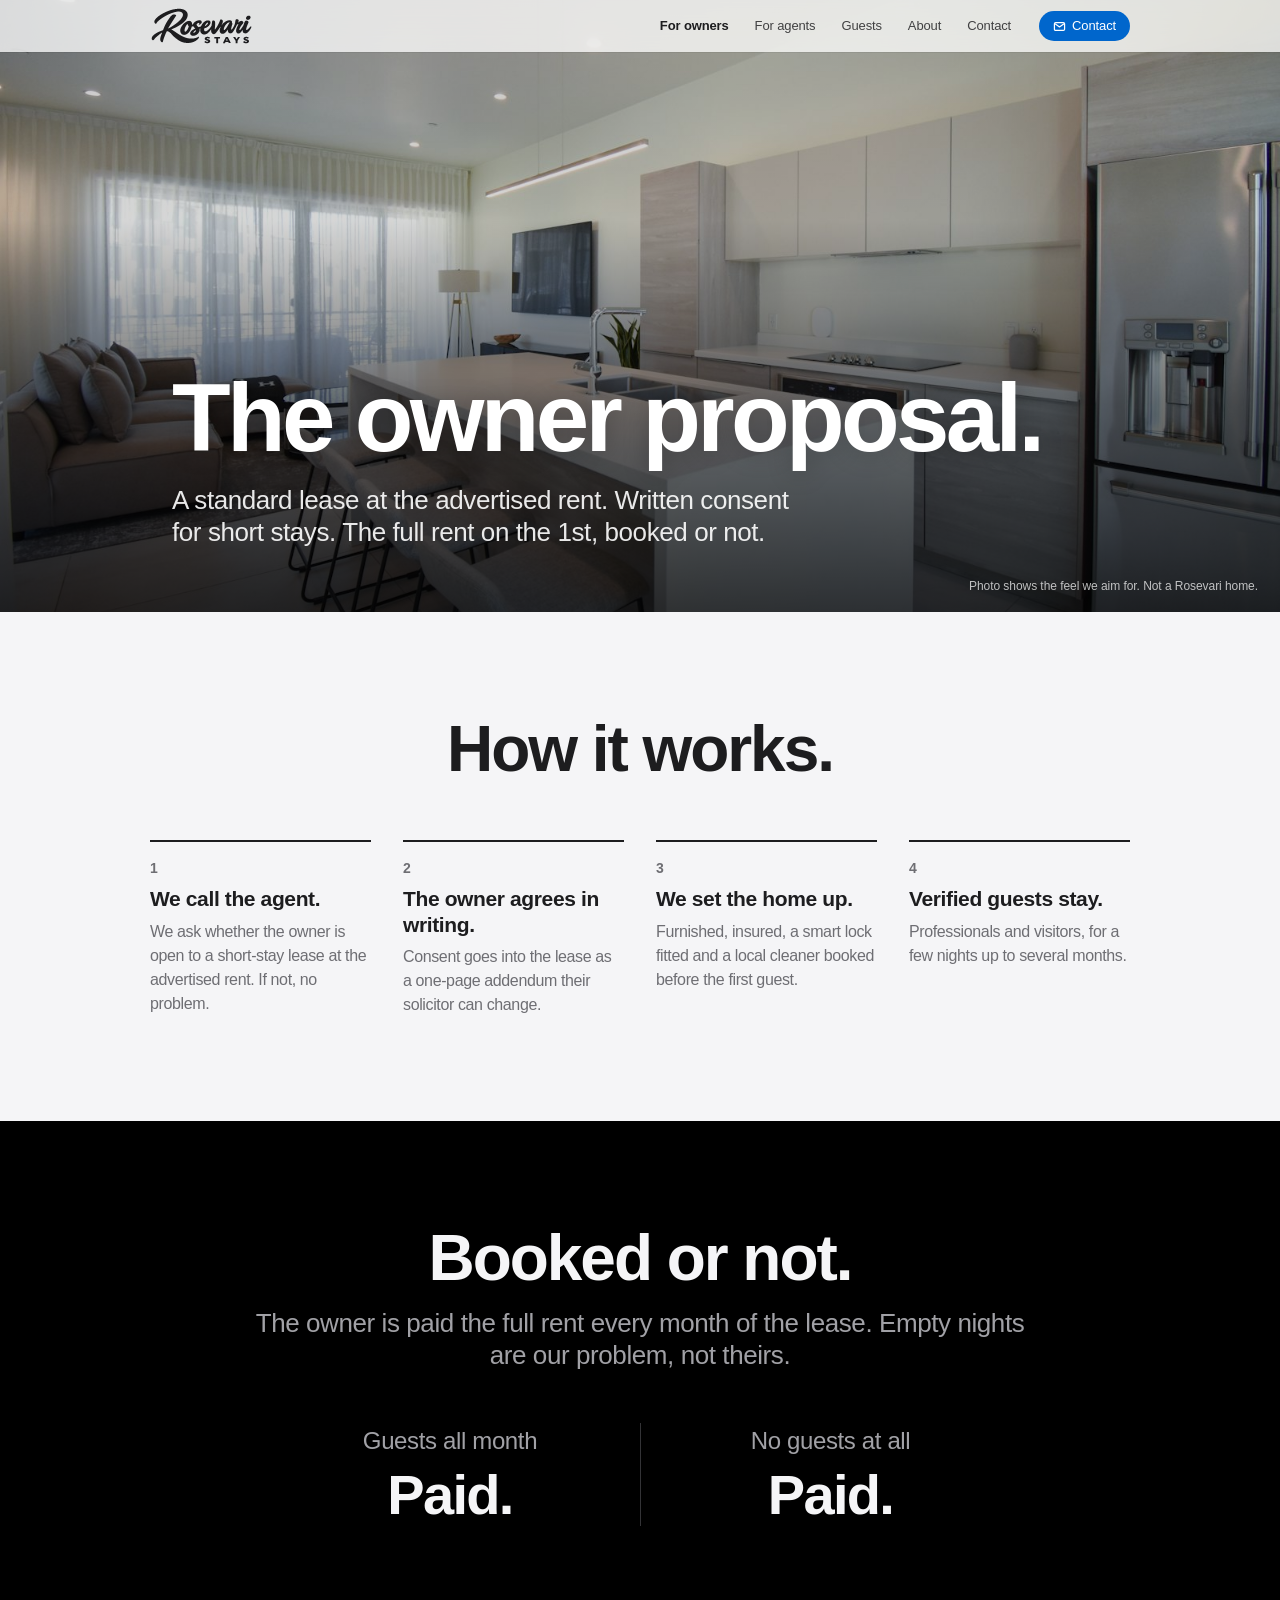
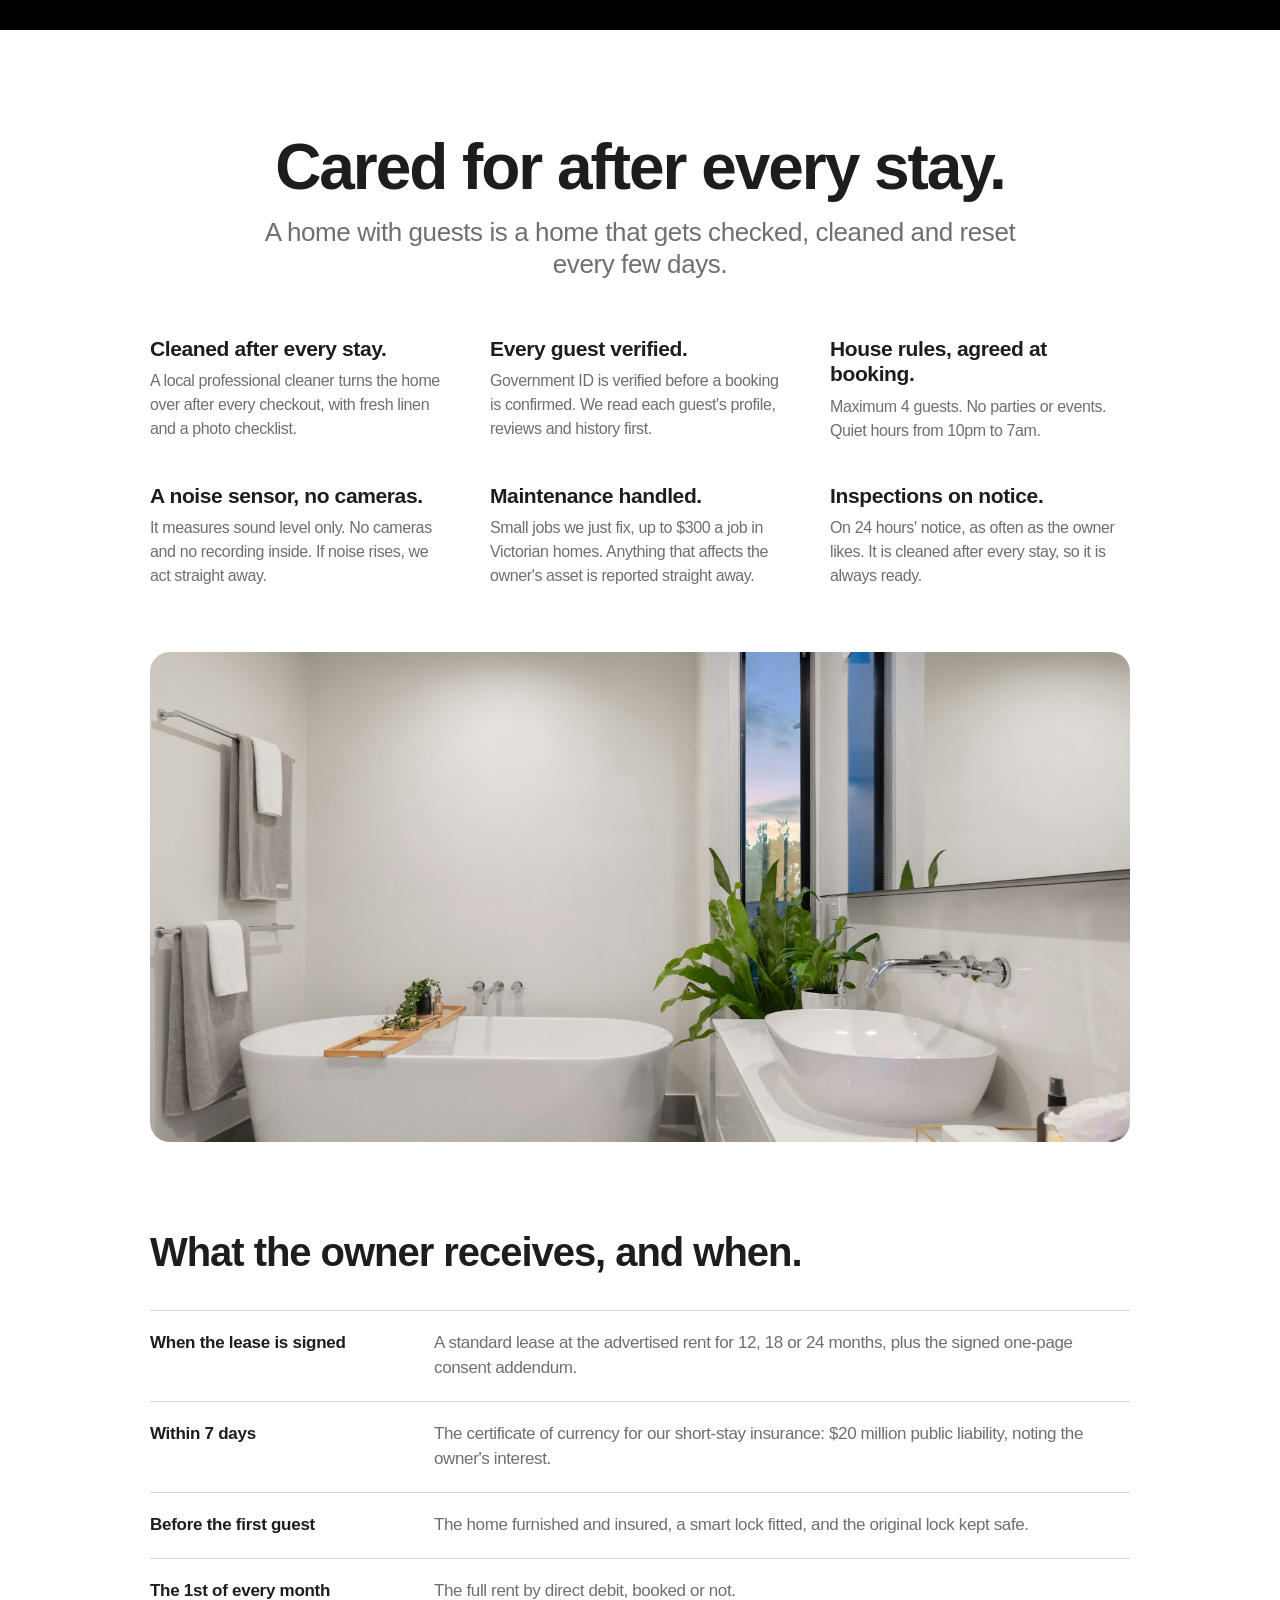
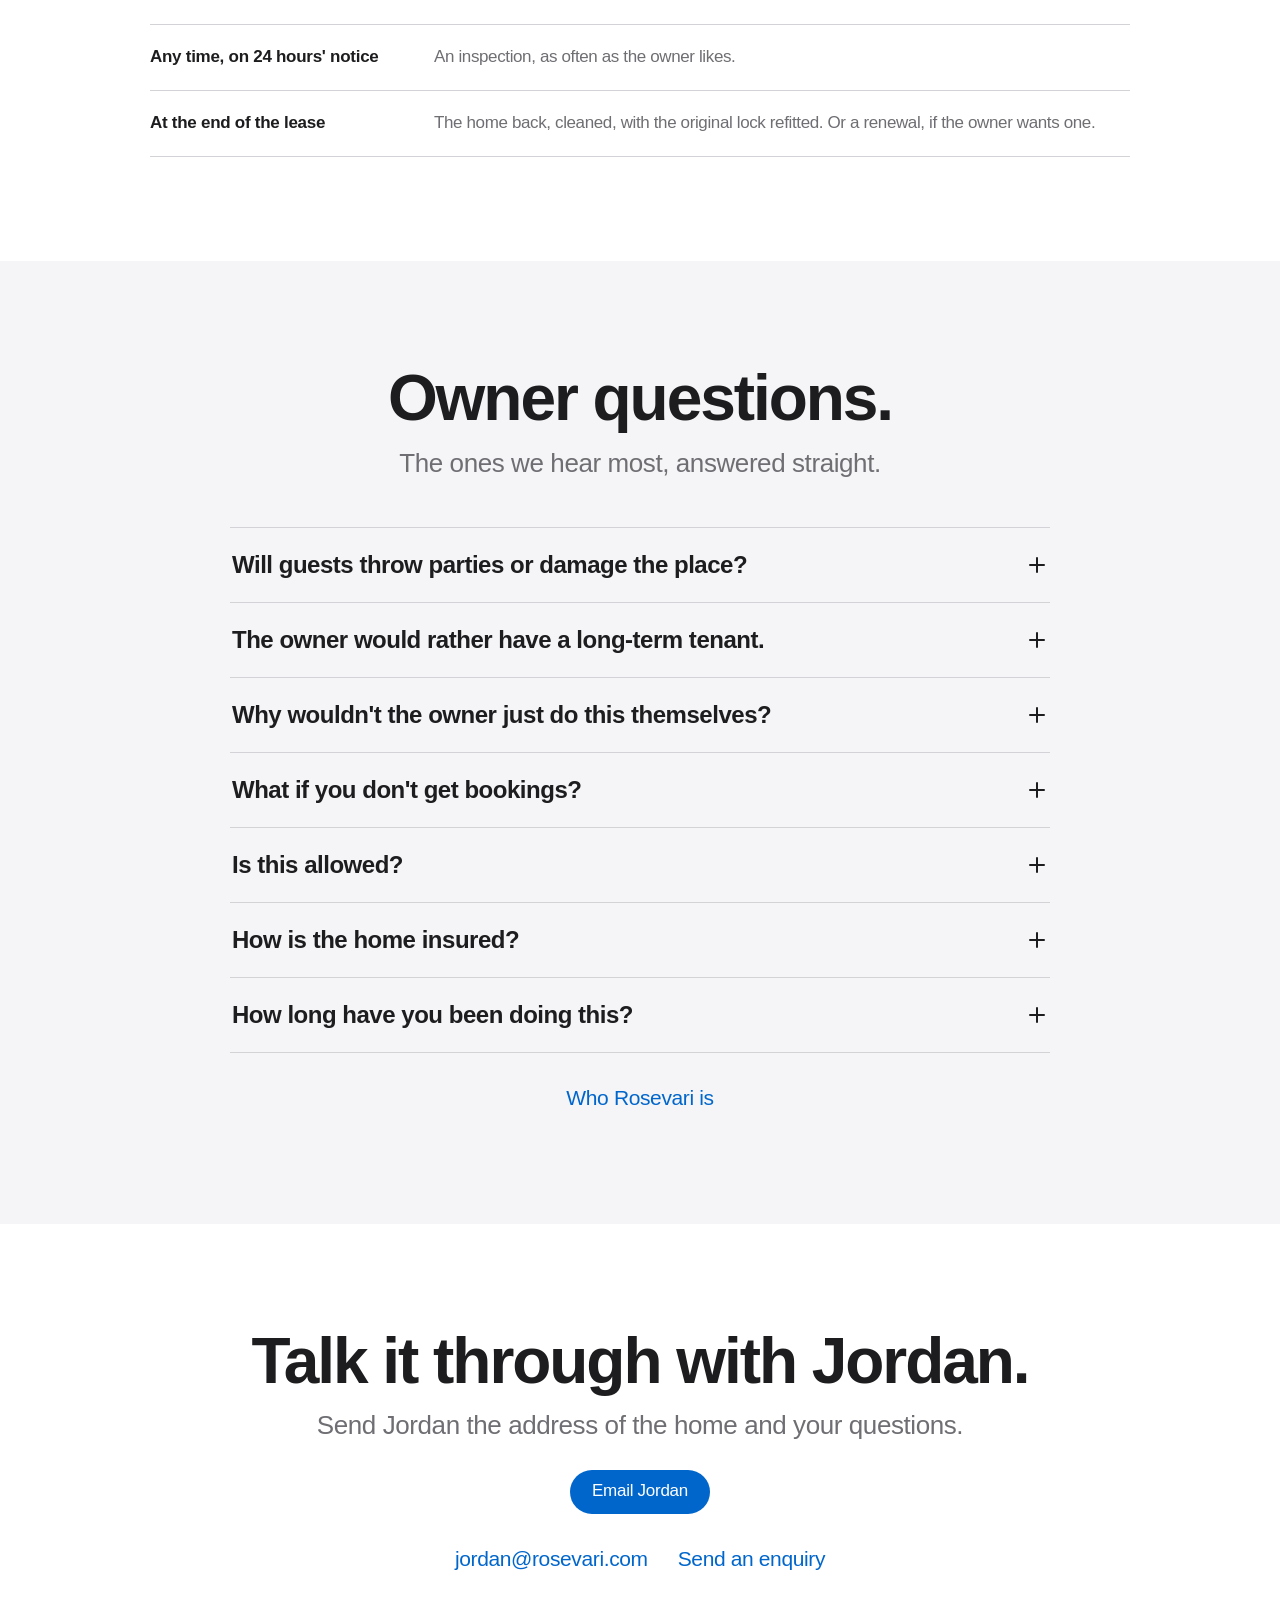
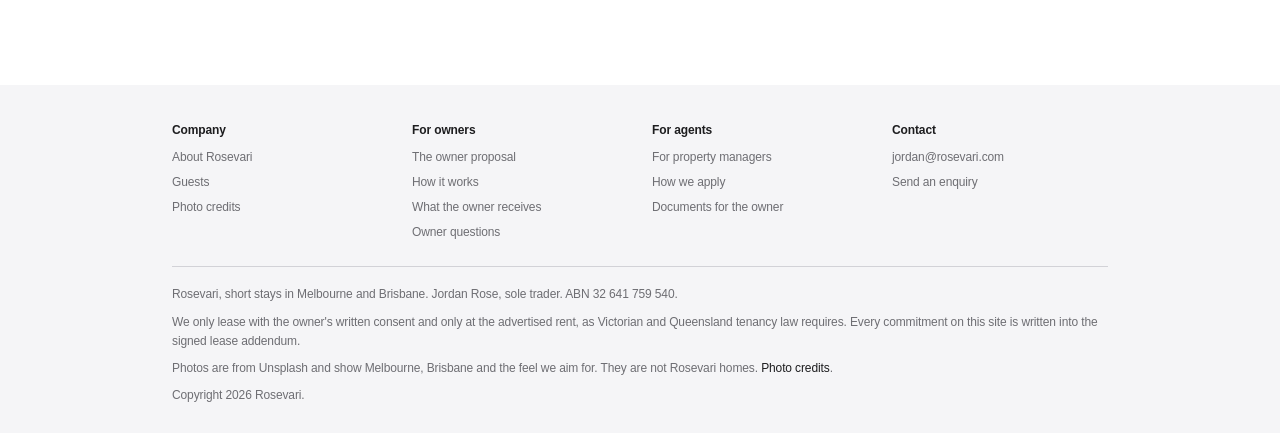
<file: owners.html>
<!doctype html>
<html lang="en-AU">
<head>
<meta charset="utf-8">
<meta name="viewport" content="width=device-width, initial-scale=1, viewport-fit=cover">
<title>For owners | Rosevari</title>
<meta name="description" content="The Rosevari owner proposal. A standard lease at the advertised rent with written short-stay consent, full rent on the 1st booked or not, insurance before the first guest, and a home cleaned after every stay.">
<meta name="theme-color" content="#ffffff">
<link rel="canonical" href="https://rosevari.com/owners.html">
<link rel="icon" href="img/icons/favicon.ico" sizes="any">
<link rel="icon" href="img/icons/favicon-32.png" sizes="32x32" type="image/png">
<link rel="icon" href="img/icons/favicon-16.png" sizes="16x16" type="image/png">
<link rel="apple-touch-icon" href="img/icons/apple-touch-icon.png">
<!-- Link previews: absolute URLs on https://rosevari.com. -->
<meta property="og:type" content="website">
<meta property="og:site_name" content="Rosevari">
<meta property="og:locale" content="en_AU">
<meta property="og:title" content="For owners | Rosevari">
<meta property="og:description" content="The Rosevari owner proposal. A standard lease at the advertised rent with written short-stay consent, full rent on the 1st booked or not, insurance before the first guest, and a home cleaned after every stay.">
<meta property="og:url" content="https://rosevari.com/owners.html">
<meta property="og:image" content="https://rosevari.com/img/og.jpg">
<meta property="og:image:width" content="1200">
<meta property="og:image:height" content="630">
<meta property="og:image:alt" content="Rent on the 1st. Rosevari, short stays in Melbourne and Brisbane.">
<meta name="twitter:card" content="summary_large_image">
<meta name="twitter:title" content="For owners | Rosevari">
<meta name="twitter:description" content="The Rosevari owner proposal. A standard lease at the advertised rent with written short-stay consent, full rent on the 1st booked or not, insurance before the first guest, and a home cleaned after every stay.">
<meta name="twitter:image" content="https://rosevari.com/img/og.jpg">
<link rel="stylesheet" href="assets/site.css">
</head>
<body>
<!-- Built by _src/build.py from _src/pages/owners.html. Edit the source, then re-run the build. -->
<a class="skip" href="#main">Skip to content</a>
<header class="site-head">
  <div class="in">
    <a class="logo" href="index.html" aria-label="Rosevari home">
      <!-- Logo E1 (brush signature), chosen by Jordan 2026-11-18. Master files: pitch-pack/brand/. -->
      <img src="img/logo.svg" alt="Rosevari Stays" width="103" height="38">
    </a>
    <nav aria-label="Main">
      <ul class="primary">
        <li><a href="owners.html" aria-current="page">For owners</a></li>
        <li><a href="agents.html">For agents</a></li>
        <li><a href="guests.html">Guests</a></li>
        <li><a href="about.html">About</a></li>
        <li><a href="contact.html">Contact</a></li>
      </ul>
    </nav>
    <a class="call" href="contact.html"><svg viewBox="0 0 16 16" aria-hidden="true"><rect x="1.75" y="3.25" width="12.5" height="9.5" rx="1.5" fill="none" stroke="currentColor" stroke-width="1.5"/><path d="m2.5 4.5 5.5 4 5.5-4" fill="none" stroke="currentColor" stroke-width="1.5" stroke-linejoin="round"/></svg>Contact</a>
    <button class="menu-btn" type="button" aria-expanded="false" aria-controls="sheet" aria-label="Open menu"><i></i><i></i></button>
  </div>
</header>
<div class="scrim" aria-hidden="true"></div>
<nav class="sheet" id="sheet" aria-label="Menu" aria-hidden="true">
  <ul>
      <li><a href="index.html">Home</a></li>
      <li><a href="owners.html" aria-current="page">For owners</a></li>
      <li><a href="agents.html">For agents</a></li>
      <li><a href="guests.html">Guests</a></li>
      <li><a href="about.html">About</a></li>
      <li><a href="contact.html">Contact</a></li>
  </ul>
  <div class="sheet-foot">
    
    <a href="mailto:jordan@rosevari.com">jordan@rosevari.com</a>
  </div>
</nav>

<main id="main">
  <section class="hero short">
    <img src="img/kitchen-open-plan.jpg" width="1600" height="1067" fetchpriority="high" decoding="async" alt="A bright open-plan kitchen with a long white island">
    <div class="copy">
      <h1 class="display">The owner proposal.</h1>
      <p class="sub">A standard lease at the advertised rent. Written consent for short stays. The full rent on the 1st, booked or not.</p>
    </div>
    <p class="cap">Photo shows the feel we aim for. Not a Rosevari home.</p>
  </section>

  <section class="tile grey" id="how">
    <div class="wrap">
      <h2 class="headline">How it works.</h2>
      <ol class="steps">
        <li><h3>We call the agent.</h3><p>We ask whether the owner is open to a short-stay lease at the advertised rent. If not, no problem.</p></li>
        <li><h3>The owner agrees in writing.</h3><p>Consent goes into the lease as a one-page addendum their solicitor can change.</p></li>
        <li><h3>We set the home up.</h3><p>Furnished, insured, a smart lock fitted and a local cleaner booked before the first guest.</p></li>
        <li><h3>Verified guests stay.</h3><p>Professionals and visitors, for a few nights up to several months.</p></li>
      </ol>
    </div>
  </section>

  <section class="tile black">
    <div class="wrap">
      <h2 class="headline">Booked or not.</h2>
      <p class="sub">The owner is paid the full rent every month of the lease. Empty nights are our problem, not theirs.</p>
      <div class="compare">
        <div><p class="when">Guests all month</p><p class="then">Paid.</p></div>
        <div><p class="when">No guests at all</p><p class="then">Paid.</p></div>
      </div>
    </div>
  </section>

  <section class="tile" id="care">
    <div class="wrap">
      <h2 class="headline">Cared for after every stay.</h2>
      <p class="sub">A home with guests is a home that gets checked, cleaned and reset every few days.</p>
      <div class="cols">
        <div><h3>Cleaned after every stay.</h3><p>A local professional cleaner turns the home over after every checkout, with fresh linen and a photo checklist.</p></div>
        <div><h3>Every guest verified.</h3><p>Government ID is verified before a booking is confirmed. We read each guest's profile, reviews and history first.</p></div>
        <div><h3>House rules, agreed at booking.</h3><p>Maximum 4 guests. No parties or events. Quiet hours from 10pm to 7am.</p></div>
        <div><h3>A noise sensor, no cameras.</h3><p>It measures sound level only. No cameras and no recording inside. If noise rises, we act straight away.</p></div>
        <div><h3>Maintenance handled.</h3><p>Small jobs we just fix, up to $300 a job in Victorian homes. Anything that affects the owner's asset is reported straight away.</p></div>
        <div><h3>Inspections on notice.</h3><p>On 24 hours' notice, as often as the owner likes. It is cleaned after every stay, so it is always ready.</p></div>
      </div>

      <div class="photo wide"><img src="img/bathroom-bright.jpg" width="1600" height="1068" loading="lazy" decoding="async" alt="A bright bathroom with a freestanding bath and fresh towels"></div>

      <div class="narrow" id="receive">
        <h2 class="title">What the owner receives, and when.</h2>
        <ol class="timeline">
          <li><span class="when">When the lease is signed</span><span class="what">A standard lease at the advertised rent for 12, 18 or 24 months, plus the signed one-page consent addendum.</span></li>
          <li><span class="when">Within 7 days</span><span class="what">The certificate of currency for our short-stay insurance: $20 million public liability, noting the owner's interest.</span></li>
          <li><span class="when">Before the first guest</span><span class="what">The home furnished and insured, a smart lock fitted, and the original lock kept safe.</span></li>
          <li><span class="when">The 1st of every month</span><span class="what">The full rent by direct debit, booked or not.</span></li>
          <li><span class="when">Any time, on 24 hours' notice</span><span class="what">An inspection, as often as the owner likes.</span></li>
          <li><span class="when">At the end of the lease</span><span class="what">The home back, cleaned, with the original lock refitted. Or a renewal, if the owner wants one.</span></li>
        </ol>
      </div>
    </div>
  </section>

  <section class="tile grey" id="questions">
    <div class="wrap">
      <h2 class="headline">Owner questions.</h2>
      <p class="sub">The ones we hear most, answered straight.</p>
      <div class="qa">
        <details class="q" id="q-damage">
          <summary><span>Will guests throw parties or damage the place?</span><i class="pm" aria-hidden="true"></i></summary>
          <div class="a"><div class="a-in">
            <p>Totally fair concern. Every guest must verify their government ID, and we check their Airbnb profile, reviews and history before we accept a booking. No parties or events, and quiet hours from 10pm to 7am.</p>
            <p>If anything is damaged, we fix it at our cost. Airbnb bookings carry Airbnb's host damage protection, and our own short-stay insurance is in place before the first guest. We answer guest messages ourselves, day and night, so issues are handled straight away.</p>
          </div></div>
        </details>
        <details class="q" id="q-long-term">
          <summary><span>The owner would rather have a long-term tenant.</span><i class="pm" aria-hidden="true"></i></summary>
          <div class="a"><div class="a-in">
            <p>Totally fair. Most owners would. The thing is, we are a long-term tenant. We sign a standard lease for 12, 18 or 24 months, pay the full rent on the 1st of every month, and treat the home like a business asset, not a crash pad.</p>
            <p>The owner gets the same security as with a regular tenant, plus a professional clean after every stay. And because this is a business for us, if the home works well we are very likely to renew. That means less turnover and fewer vacant weeks.</p>
          </div></div>
        </details>
        <details class="q" id="q-diy">
          <summary><span>Why wouldn't the owner just do this themselves?</span><i class="pm" aria-hidden="true"></i></summary>
          <div class="a"><div class="a-in">
            <p>They could. But running short stays is a job: guest messages, a clean after every checkout, pricing, reviews, maintenance and the occasional 2am lockout. Most owners want the rent without a second job. We take on all of it, and the risk of empty nights.</p>
          </div></div>
        </details>
        <details class="q" id="q-bookings">
          <summary><span>What if you don't get bookings?</span><i class="pm" aria-hidden="true"></i></summary>
          <div class="a"><div class="a-in">
            <p>The owner is still paid in full on the 1st. Empty nights are our cost. We also only apply for homes where similar short stays nearby earn at least twice the rent, so the numbers work before we sign.</p>
          </div></div>
        </details>
        <details class="q" id="q-allowed">
          <summary><span>Is this allowed?</span><i class="pm" aria-hidden="true"></i></summary>
          <div class="a"><div class="a-in">
            <p>Yes, with the owner's written consent. We sign the standard lease with a one-page consent addendum covering the guest limit, house rules, insurance, cleaning, repairs, inspections and rent. The owner's solicitor or agent can review and change it.</p>
            <p>The rent is always the advertised rent, never more, as Victorian and Queensland tenancy law requires. If the building has owners corporation or body corporate rules about short stays, we check them before we apply.</p>
          </div></div>
        </details>
        <details class="q" id="q-insurance">
          <summary><span>How is the home insured?</span><i class="pm" aria-hidden="true"></i></summary>
          <div class="a"><div class="a-in">
            <p>Standard landlord and renter policies do not cover short stays. So we take out a specialist short-stay policy through an insurance broker, with $20 million public liability, noting the owner's interest. It is arranged before the first guest. The owner gets the certificate of currency within 7 days of signing, and again at each renewal.</p>
          </div></div>
        </details>
        <details class="q" id="q-experience">
          <summary><span>How long have you been doing this?</span><i class="pm" aria-hidden="true"></i></summary>
          <div class="a"><div class="a-in">
            <p>We are setting up our first homes now. We would rather say that plainly than oversell it. That is why every promise on this site goes into the signed addendum, not just this website. You deal with Jordan directly.</p>
          </div></div>
        </details>
      </div>
      <p class="links"><a href="about.html">Who Rosevari is</a></p>
    </div>
  </section>

  <section class="tile">
    <div class="wrap">
      <h2 class="headline">Talk it through with Jordan.</h2>
      <p class="sub">Send Jordan the address of the home and your questions.</p>
      <a class="btn cta" href="mailto:jordan@rosevari.com?subject=Owner%20enquiry">Email Jordan</a>
      <p class="links"><a href="mailto:jordan@rosevari.com?subject=Owner%20enquiry">jordan@rosevari.com</a><a href="contact.html">Send an enquiry</a></p>
    </div>
  </section>
</main>

<footer class="site-foot">
  <div class="in">
    <nav aria-label="Footer">
      <div>
        <h2>Company</h2>
        <ul>
          <li><a href="about.html">About Rosevari</a></li>
          <li><a href="guests.html">Guests</a></li>
          <li><a href="credits.html">Photo credits</a></li>
        </ul>
      </div>
      <div>
        <h2>For owners</h2>
        <ul>
          <li><a href="owners.html">The owner proposal</a></li>
          <li><a href="owners.html#how">How it works</a></li>
          <li><a href="owners.html#receive">What the owner receives</a></li>
          <li><a href="owners.html#questions">Owner questions</a></li>
        </ul>
      </div>
      <div>
        <h2>For agents</h2>
        <ul>
          <li><a href="agents.html">For property managers</a></li>
          <li><a href="agents.html#apply">How we apply</a></li>
          <li><a href="agents.html#documents">Documents for the owner</a></li>
        </ul>
      </div>
      <div>
        <h2>Contact</h2>
        <ul>
          
          <li><a href="mailto:jordan@rosevari.com">jordan@rosevari.com</a></li>
          <li><a href="contact.html">Send an enquiry</a></li>
        </ul>
      </div>
    </nav>
    <div class="legal">
      <p>Rosevari, short stays in Melbourne and Brisbane. Jordan Rose, sole trader. ABN 32 641 759 540.</p>
      <p>We only lease with the owner's written consent and only at the advertised rent, as Victorian and Queensland tenancy law requires. Every commitment on this site is written into the signed lease addendum.</p>
      <p>Photos are from Unsplash and show Melbourne, Brisbane and the feel we aim for. They are not Rosevari homes. <a href="credits.html">Photo credits</a>.</p>
      <p>Copyright 2026 Rosevari.</p>
    </div>
  </div>
</footer>
<script src="assets/site.js" defer></script>
</body>
</html>
</file>
<file: assets/site.css>
/* Rosevari site v4 (2026-11-18). One stylesheet for every page.
   Visual system kept from v3: apple.com palette and the system font.
   apple-design skill: size-specific tracking and leading (s15); translucent header with content scrolling
   under it (s12); feedback on press (s1); the menu sheet opens from the header on an interruptible spring
   and fades under reduced motion (s3, s4, s7, s14); one orchestrated motion, the rent year (frontend-design). */
:root{
  --white:#ffffff; --grey:#f5f5f7; --ink:#1d1d1f; --sub:#6e6e73; --link:#0066cc; --black:#000000;
  --rule:#d2d2d7; --deep:#424245;
  --gutter:22px; --max:980px; --head:52px;
  font-family:-apple-system,BlinkMacSystemFont,"SF Pro Text","Helvetica Neue",Helvetica,Arial,sans-serif;
  font-size:17px; line-height:1.47; letter-spacing:-.022em; color:var(--ink); background:var(--white);
  -webkit-font-smoothing:antialiased; text-rendering:optimizeLegibility;
}
*{box-sizing:border-box;margin:0;padding:0}
html{scroll-behavior:smooth;scroll-padding-top:calc(var(--head) + 8px)}
html,body{overflow-x:hidden;background:var(--white)}
img{display:block;max-width:100%;height:auto}
a{color:var(--link);text-decoration:none}
a:hover{text-decoration:underline}
:focus-visible{outline:2px solid var(--link);outline-offset:3px;border-radius:6px}
.skip{position:absolute;left:-9999px;top:8px;z-index:100;background:var(--ink);color:#fff;padding:8px 14px;border-radius:8px}
.skip:focus{left:12px}
.vh{position:absolute;width:1px;height:1px;overflow:hidden;clip:rect(0 0 0 0);white-space:nowrap}

/* ---------- Header ---------- */
.site-head{position:sticky;top:0;z-index:50;height:var(--head);
  background:rgba(255,255,255,.76);-webkit-backdrop-filter:saturate(180%) blur(20px);backdrop-filter:saturate(180%) blur(20px);
  box-shadow:0 1px 0 rgba(0,0,0,.06)}
.site-head .in{max-width:1024px;height:100%;margin:0 auto;padding:0 var(--gutter);display:flex;align-items:center;gap:28px}
.logo{display:flex;align-items:center;gap:8px;color:var(--ink);flex:none;height:100%}
.logo:hover{text-decoration:none}
.logo img{height:38px;width:auto;display:block}
.logo .word{font-size:20px;font-weight:650;letter-spacing:-.03em}
.site-head nav{margin-left:auto}
.primary{list-style:none;display:flex;gap:26px}
.primary a{display:block;font-size:13px;letter-spacing:-.01em;color:var(--ink);opacity:.82;padding:8px 0;transition:opacity 100ms ease-out}
.primary a:hover{opacity:1;text-decoration:none}
.primary a:active{opacity:.45}
.primary a[aria-current="page"]{opacity:1;font-weight:600}
.call{flex:none;display:inline-flex;align-items:center;gap:6px;height:30px;padding:0 14px;border-radius:15px;
  background:var(--link);color:#fff;font-size:13px;font-weight:500;letter-spacing:-.01em;
  transition:transform 100ms ease-out,background-color 150ms ease-out}
.call:hover{text-decoration:none;background:#0077ed}
.call:active{transform:scale(.96)}
.call svg{width:13px;height:13px}
.menu-btn{display:none;flex:none;width:44px;height:44px;margin-right:-10px;border:0;background:none;cursor:pointer;
  position:relative;-webkit-tap-highlight-color:transparent;color:var(--ink)}
.menu-btn:active{opacity:.55}
.menu-btn i{position:absolute;left:13px;right:13px;height:1.5px;border-radius:1px;background:currentColor;
  transition:transform 320ms cubic-bezier(.32,.72,0,1)}
.menu-btn i:first-child{top:18px}
.menu-btn i:last-child{top:25px}
.menu-open .menu-btn i:first-child{transform:translateY(3.5px) rotate(45deg)}
.menu-open .menu-btn i:last-child{transform:translateY(-3.5px) rotate(-45deg)}

/* Mobile sheet: a heavier material that grows down from the header it belongs to (s7, s12). */
.sheet{position:fixed;left:0;right:0;top:var(--head);z-index:49;visibility:hidden;
  background:rgba(255,255,255,.94);-webkit-backdrop-filter:saturate(180%) blur(24px);backdrop-filter:saturate(180%) blur(24px);
  box-shadow:0 18px 40px rgba(0,0,0,.12);transform-origin:top center;
  max-height:calc(100dvh - var(--head));overflow-y:auto;overscroll-behavior:contain}
.sheet ul{list-style:none;padding:12px var(--gutter) 8px}
.sheet li a{display:block;padding:12px 0;font-size:28px;line-height:1.14;font-weight:600;letter-spacing:-.024em;color:var(--ink)}
.sheet li a[aria-current="page"]{color:var(--link)}
.sheet li a:active{opacity:.5}
.sheet .sheet-foot{padding:10px var(--gutter) 28px;border-top:1px solid var(--rule);margin:0 var(--gutter);padding-left:0;padding-right:0}
.sheet .sheet-foot a{display:block;padding:10px 0;font-size:17px}
.scrim{position:fixed;inset:var(--head) 0 0 0;z-index:48;background:rgba(0,0,0,.28);visibility:hidden;opacity:0}

/* ---------- Type ---------- */
.display{font-size:clamp(48px,8.4vw,96px);line-height:1.03;letter-spacing:-.038em;font-weight:700}
.headline{font-size:clamp(34px,5.6vw,64px);line-height:1.06;letter-spacing:-.032em;font-weight:700}
.title{font-size:clamp(28px,3.8vw,40px);line-height:1.1;letter-spacing:-.026em;font-weight:700}
.sub{font-size:clamp(20px,2.4vw,26px);line-height:1.24;letter-spacing:-.016em;font-weight:400;color:var(--sub);
  max-width:30em;margin:14px auto 0}
.left .sub,.sub.left{margin-left:0}
.lead{font-size:clamp(19px,2vw,21px);line-height:1.42;letter-spacing:-.016em;color:var(--deep);max-width:36em}
.lead + .lead{margin-top:16px}
.note{font-size:14px;color:var(--sub);margin-top:16px;letter-spacing:-.01em}

/* ---------- Sections ---------- */
.tile{padding:104px var(--gutter);text-align:center}
.tile.tight{padding-top:72px;padding-bottom:72px}
.tile.grey{background:var(--grey)}
.tile.black{background:var(--black);color:#f5f5f7}
.tile.black .sub{color:#a1a1a6}
.wrap{max-width:var(--max);margin:0 auto}
.left{text-align:left}
.links{display:flex;justify-content:center;flex-wrap:wrap;gap:12px 30px;margin-top:24px;font-size:clamp(17px,1.9vw,21px)}
.left .links{justify-content:flex-start}
.links a{display:inline-block;padding:6px 0;transition:opacity 100ms ease-out}
.links a:active{opacity:.55}
.black .links a{color:#2997ff}
.btn{display:inline-flex;align-items:center;justify-content:center;min-height:44px;padding:0 22px;border-radius:22px;
  background:var(--link);color:#fff;font-size:17px;font-weight:500;letter-spacing:-.016em;border:0;cursor:pointer;
  font-family:inherit;transition:transform 100ms ease-out,background-color 150ms ease-out}
.btn:hover{text-decoration:none;background:#0077ed}
.btn:active{transform:scale(.97)}
.btn.cta{margin-top:28px}
.btn.light{background:#fff;color:var(--ink)}
.btn.light:hover{background:#f0f0f2}

/* ---------- Photo hero: headline over a full-bleed photo ---------- */
.hero{position:relative;min-height:560px;height:min(88svh,860px);overflow:hidden;background:#2a2a2c;color:#fff;
  display:flex;align-items:flex-end;margin-top:calc(var(--head) * -1)}
.hero.short{height:min(68svh,640px);min-height:440px}
.hero > img{position:absolute;inset:0;width:100%;height:100%;object-fit:cover}
.hero::after{content:"";position:absolute;inset:0;pointer-events:none;
  background:linear-gradient(to top,rgba(0,0,0,.8) 0%,rgba(0,0,0,.56) 34%,rgba(0,0,0,.16) 64%,rgba(0,0,0,.22) 100%)}
.hero .copy{position:relative;z-index:1;width:100%;max-width:var(--max);margin:0 auto;padding:0 var(--gutter) 64px}
.hero h1{text-shadow:0 2px 24px rgba(0,0,0,.25)}
.hero .sub{color:rgba(255,255,255,.9);margin:16px 0 0;max-width:24em}
.hero .actions{display:flex;flex-wrap:wrap;align-items:center;gap:14px 26px;margin-top:30px}
.hero .actions a.text{color:#fff;font-size:17px;padding:10px 0}
.hero .actions a.text:active{opacity:.6}
.hero .cap{position:absolute;right:var(--gutter);bottom:16px;z-index:1;font-size:12px;color:rgba(255,255,255,.72);letter-spacing:-.005em}

/* ---------- Trust strip ---------- */
.trust{background:var(--grey);padding:36px var(--gutter)}
.trust ul{list-style:none;max-width:var(--max);margin:0 auto;display:grid;grid-template-columns:repeat(4,1fr);gap:28px}
.trust li{display:grid;grid-template-columns:30px 1fr;gap:12px;align-items:start}
.trust svg{width:28px;height:28px;color:var(--ink)}
.trust b{display:block;font-size:15px;font-weight:600;letter-spacing:-.012em;line-height:1.3}
.trust span{display:block;font-size:13px;color:var(--sub);line-height:1.4;margin-top:2px;letter-spacing:-.006em}

/* ---------- The year: twelve months, paid on the 1st ---------- */
.year{display:grid;grid-template-columns:repeat(6,1fr);gap:10px;max-width:760px;margin:56px auto 0}
.m{background:var(--grey);border-radius:14px;padding:14px 8px 12px;text-align:center}
.m .mo{font-size:13px;color:var(--sub)}
.m .d{font-size:clamp(28px,4vw,40px);line-height:1.05;letter-spacing:-.03em;font-weight:700;margin:4px 0 6px;color:#c7c7cc;transition:color 300ms ease-out}
.m .p{font-size:12px;font-weight:600;color:var(--sub);opacity:0;transition:opacity 300ms ease-out}
.m.on .d{color:var(--ink)}
.m.on .p{opacity:1}

/* Booked or not */
.compare{display:grid;grid-template-columns:1fr 1fr;max-width:760px;margin:52px auto 0}
.compare div{padding:0 12px}
.compare div + div{border-left:1px solid #333336}
.compare .when{font-size:clamp(18px,2.4vw,24px);color:#a1a1a6;letter-spacing:-.015em}
.compare .then{font-size:clamp(32px,5vw,56px);font-weight:700;letter-spacing:-.03em;line-height:1.1;margin-top:6px}

/* ---------- Photos: one radius, for photos only ---------- */
.photo{border-radius:20px;overflow:hidden;background:#e8e8ed}
.photo img{width:100%;height:100%;object-fit:cover}
figure figcaption{font-size:14px;color:var(--sub);margin-top:10px;letter-spacing:-.01em;text-align:left}

/* Doors: three ways in, photo first */
.doors{display:grid;grid-template-columns:repeat(3,1fr);gap:28px;max-width:var(--max);margin:56px auto 0;text-align:left}
.door{display:block;color:var(--ink)}
.door:hover{text-decoration:none}
.door .photo{aspect-ratio:4/5;transition:transform 400ms cubic-bezier(.32,.72,0,1)}
.door:active .photo{transform:scale(.985)}
.door h3{font-size:24px;line-height:1.16;letter-spacing:-.022em;font-weight:700;margin-top:18px}
.door p{color:var(--sub);margin-top:6px;font-size:16px;line-height:1.5}
.door .go{display:inline-block;color:var(--link);margin-top:10px;font-size:16px}
.door:hover .go{text-decoration:underline}

/* Plain columns */
.cols{display:grid;grid-template-columns:repeat(3,1fr);gap:40px;max-width:var(--max);margin:56px auto 0;text-align:left}
.cols.two{grid-template-columns:1fr 1fr}
.cols.four{grid-template-columns:repeat(4,1fr);gap:32px}
.cols h3{font-size:21px;line-height:1.2;letter-spacing:-.018em;font-weight:600}
.cols p{color:var(--sub);margin-top:8px;font-size:16px;line-height:1.5}
.black .cols p{color:#a1a1a6}

/* A real sequence, so the numbers are earned */
.steps{list-style:none;counter-reset:s;display:grid;grid-template-columns:repeat(4,1fr);gap:32px;max-width:var(--max);margin:56px auto 0;text-align:left}
.steps li{counter-increment:s;border-top:2px solid var(--ink);padding-top:16px}
.steps li::before{content:counter(s);display:block;font-size:14px;font-weight:600;color:var(--sub);margin-bottom:8px}
.steps h3{font-size:21px;line-height:1.2;letter-spacing:-.018em;font-weight:600}
.steps p{color:var(--sub);margin-top:8px;font-size:16px;line-height:1.5}

/* Two cities */
.cities{display:grid;grid-template-columns:1fr 1fr;gap:28px;max-width:var(--max);margin:64px auto 0;text-align:left}
.cities .photo{aspect-ratio:3/2}
.cities h3{font-size:28px;line-height:1.14;letter-spacing:-.022em;font-weight:700;margin-top:20px}
.cities p{color:var(--sub);margin-top:8px;max-width:26em}

/* City mosaic: one large photo and two small */
.mosaic{display:grid;grid-template-columns:2fr 1fr;grid-template-rows:1fr 1fr;gap:14px;max-width:var(--max);margin:40px auto 0;height:min(56vw,560px)}
.mosaic .photo:first-child{grid-row:1 / 3}
.city{max-width:var(--max);margin:96px auto 0;text-align:left}
.city:first-of-type{margin-top:56px}
.city .lead{margin-top:12px}

/* Photo beside a list */
.split{display:grid;grid-template-columns:5fr 6fr;gap:56px;align-items:center;max-width:var(--max);margin:80px auto 0;text-align:left}
.split.flip{grid-template-columns:6fr 5fr}
.split.flip .photo{order:2}
.split .photo{aspect-ratio:4/5}
.split dl{margin-top:28px}
.split dt{font-size:19px;font-weight:600;letter-spacing:-.016em;margin-top:22px}
.split dt:first-child{margin-top:0}
.split dd{color:var(--sub);margin-top:4px;font-size:16px;line-height:1.5}

/* A stay, room by room */
.rooms{display:grid;grid-template-columns:repeat(4,1fr);gap:18px;max-width:var(--max);margin:56px auto 0;text-align:left}
.rooms .photo{aspect-ratio:3/4}
.rooms h3{font-size:19px;font-weight:600;letter-spacing:-.016em;margin-top:14px}
.rooms p{color:var(--sub);font-size:15px;line-height:1.45;margin-top:4px}

/* Full-bleed band */
.band{position:relative;height:min(72vh,680px);min-height:400px;overflow:hidden;background:#1d1d1f}
.band img{width:100%;height:100%;object-fit:cover}
.band p{position:absolute;left:var(--gutter);bottom:16px;font-size:13px;color:#fff;text-shadow:0 1px 8px rgba(0,0,0,.5)}

.wide{max-width:var(--max);margin:64px auto 0;aspect-ratio:16/8}

/* What the owner receives */
.timeline{list-style:none;margin-top:36px;border-top:1px solid var(--rule);text-align:left}
.timeline li{display:grid;grid-template-columns:260px 1fr;gap:24px;padding:20px 0;border-bottom:1px solid var(--rule)}
.timeline .when{font-weight:600;letter-spacing:-.016em}
.timeline .what{color:var(--sub)}
.narrow{max-width:var(--max);margin:88px auto 0;text-align:left}

/* Questions: native disclosure, spring motion added by script */
.qa{max-width:820px;margin:48px auto 0;text-align:left;border-top:1px solid var(--rule)}
.q{border-bottom:1px solid var(--rule)}
.q summary{list-style:none;cursor:pointer;display:flex;align-items:center;justify-content:space-between;gap:20px;
  padding:22px 2px;font-size:clamp(19px,2.2vw,24px);line-height:1.25;letter-spacing:-.02em;font-weight:600;
  -webkit-tap-highlight-color:transparent;transition:opacity 100ms ease-out}
.q summary::-webkit-details-marker{display:none}
.q summary:active{opacity:.6}
.pm{position:relative;flex:none;width:22px;height:22px;transition:transform 380ms cubic-bezier(.32,.72,0,1)}
.pm::before,.pm::after{content:"";position:absolute;left:3px;right:3px;top:10px;height:2px;border-radius:1px;background:var(--ink)}
.pm::after{transform:rotate(90deg)}
.q.is-open .pm{transform:rotate(45deg)}
.a{overflow:hidden}
.a-in{padding:0 44px 26px 2px}
.a-in p{font-size:17px;line-height:1.53;color:var(--deep)}
.a-in p + p{margin-top:12px}

/* Question links on Home */
.qlinks{list-style:none;max-width:820px;margin:44px auto 0;text-align:left;border-top:1px solid var(--rule)}
.qlinks a{display:block;padding:20px 2px;border-bottom:1px solid var(--rule);color:var(--ink);
  font-size:clamp(19px,2.2vw,24px);line-height:1.25;letter-spacing:-.02em;font-weight:600}
.qlinks a:hover{text-decoration:none;color:var(--link)}
.qlinks a:active{opacity:.55}

/* Big phone */
.phone{display:inline-block;font-size:clamp(40px,7vw,80px);font-weight:700;letter-spacing:-.035em;line-height:1.05;margin-top:28px;color:var(--ink)}
.phone:hover{text-decoration:none;color:var(--link)}
.phone:active{opacity:.6}

/* About: facts list */
.facts{list-style:none;max-width:var(--max);margin:48px auto 0;display:grid;grid-template-columns:repeat(3,1fr);gap:0;border-top:1px solid var(--rule);text-align:left}
.facts li{padding:22px 24px 22px 0;border-bottom:1px solid var(--rule)}
.facts b{display:block;font-size:14px;color:var(--sub);font-weight:400}
.facts span{display:block;font-size:21px;font-weight:600;letter-spacing:-.018em;margin-top:4px}

/* ---------- Contact form ---------- */
.contact-grid{display:grid;grid-template-columns:5fr 7fr;gap:64px;max-width:var(--max);margin:0 auto;text-align:left;align-items:start}
.contact-grid .phone{font-size:clamp(36px,4.6vw,52px);margin-top:18px}
.contact-grid dl{margin-top:32px}
.contact-grid dt{font-size:14px;color:var(--sub)}
.contact-grid dd{font-size:19px;margin:2px 0 18px;letter-spacing:-.016em}
form.enquiry{background:var(--white);border-radius:20px;padding:32px;box-shadow:0 1px 2px rgba(0,0,0,.04),0 12px 32px rgba(0,0,0,.06)}
.field{margin-top:18px}
.field:first-of-type{margin-top:0}
.field label,.field legend{display:block;font-size:14px;font-weight:600;letter-spacing:-.01em;margin-bottom:6px}
.field .hint{font-weight:400;color:var(--sub)}
.field input,.field textarea,.field select{width:100%;font:inherit;font-size:17px;color:var(--ink);background:#fff;
  border:1px solid #c7c7cc;border-radius:12px;padding:12px 14px;min-height:46px;letter-spacing:-.016em;
  transition:border-color 150ms ease-out,box-shadow 150ms ease-out;-webkit-appearance:none;appearance:none}
.field textarea{min-height:120px;resize:vertical;line-height:1.45}
.field input:focus,.field textarea:focus{outline:none;border-color:var(--link);box-shadow:0 0 0 3px rgba(0,102,204,.18)}
.field input[aria-invalid="true"]{border-color:#d70015}
fieldset.field{border:0}
.roles{display:flex;flex-wrap:wrap;gap:8px}
.roles label{margin:0;font-weight:500;font-size:15px}
.roles input{position:absolute;opacity:0;width:1px;height:1px}
.roles span{display:inline-flex;align-items:center;min-height:38px;padding:0 16px;border-radius:19px;border:1px solid #c7c7cc;cursor:pointer;
  transition:background-color 150ms ease-out,border-color 150ms ease-out,color 150ms ease-out}
.roles input:checked + span{background:var(--ink);border-color:var(--ink);color:#fff}
.roles input:focus-visible + span{outline:2px solid var(--link);outline-offset:2px}
.two-up{display:grid;grid-template-columns:1fr 1fr;gap:14px}
.two-up .field{margin-top:18px}
.form-foot{margin-top:24px;display:flex;flex-wrap:wrap;align-items:center;gap:14px 20px}
.form-foot p{font-size:13px;color:var(--sub);flex:1 1 220px}
.status{margin-top:14px;font-size:15px;min-height:1.4em}
.status.err{color:#d70015}
.status.ok{color:#1b7f3a}

/* Credits */
.credits{max-width:var(--max);margin:40px auto 0;text-align:left;border-top:1px solid var(--rule);list-style:none}
.credits li{display:grid;grid-template-columns:120px 1fr;gap:20px;padding:16px 0;border-bottom:1px solid var(--rule);align-items:center}
.credits .photo{aspect-ratio:3/2;border-radius:10px}
.credits b{display:block;font-weight:600}
.credits span{display:block;color:var(--sub);font-size:15px}

/* ---------- Footer ---------- */
.site-foot{background:var(--grey);color:var(--sub);font-size:12px;letter-spacing:-.01em;line-height:1.6}
.site-foot .in{max-width:var(--max);margin:0 auto;padding:36px var(--gutter) 28px}
.site-foot nav{display:grid;grid-template-columns:repeat(4,1fr);gap:24px;padding-bottom:24px;border-bottom:1px solid var(--rule)}
.site-foot h2{font-size:12px;font-weight:600;color:var(--ink);letter-spacing:-.01em;margin-bottom:8px}
.site-foot ul{list-style:none}
.site-foot li{margin-top:6px}
.site-foot nav a{color:var(--sub)}
.site-foot nav a:hover{color:var(--ink)}
.site-foot .legal{padding-top:18px}
.site-foot .legal p + p{margin-top:8px}
.site-foot .legal a{color:var(--ink)}

/* ---------- Responsive ---------- */
@media (max-width:1000px){
  .primary{gap:20px}
}
@media (max-width:900px){
  .cols.four,.rooms{grid-template-columns:1fr 1fr}
  .trust ul{grid-template-columns:1fr 1fr;gap:22px 28px}
  .contact-grid{grid-template-columns:1fr;gap:40px}
}
@media (max-width:820px){
  .primary{display:none}
  .menu-btn{display:block}
  .call{margin-left:auto}
  .site-head nav{display:none}
}
@media (max-width:734px){
  :root{--gutter:16px}
  .tile{padding:72px var(--gutter)}
  .tile.tight{padding-top:56px;padding-bottom:56px}
  .hero{min-height:520px;height:86svh}
  .hero.short{height:62svh;min-height:400px}
  .hero .copy{padding-bottom:52px}
  .hero .cap{left:var(--gutter);right:auto;bottom:14px}
  .year{grid-template-columns:repeat(4,1fr);gap:8px;margin-top:40px}
  .cols,.cols.two,.cols.four,.steps,.doors{grid-template-columns:1fr;gap:28px;margin-top:40px}
  .doors{gap:44px}
  .door .photo{aspect-ratio:4/3}
  .compare{margin-top:40px}
  .cities{grid-template-columns:1fr;gap:44px;margin-top:48px}
  .split,.split.flip{grid-template-columns:1fr;gap:28px;margin-top:64px}
  .split.flip .photo{order:0}
  .split .photo{aspect-ratio:4/3}
  .rooms{gap:22px 14px}
  .mosaic{grid-template-columns:1fr 1fr;grid-template-rows:auto auto;height:auto}
  .mosaic .photo{aspect-ratio:1/1}
  .mosaic .photo:first-child{grid-row:auto;grid-column:1 / 3;aspect-ratio:3/2}
  .city{margin-top:72px}
  .photo{border-radius:16px}
  .wide{aspect-ratio:4/3;margin-top:44px}
  .band{height:clamp(340px,60vh,520px);min-height:0}
  .timeline li{grid-template-columns:1fr;gap:4px}
  .a-in{padding-right:8px}
  .facts{grid-template-columns:1fr}
  .trust{padding:28px var(--gutter)}
  .trust ul{grid-template-columns:1fr;gap:18px}
  form.enquiry{padding:22px 18px}
  .two-up{grid-template-columns:1fr;gap:0}
  .credits li{grid-template-columns:88px 1fr;gap:14px}
  .site-foot nav{grid-template-columns:1fr 1fr;gap:22px 16px}
}
@media (prefers-reduced-motion: reduce){
  html{scroll-behavior:auto}
  .m .d,.m .p,.pm,.menu-btn i,.door .photo{transition:none}
}
@media (prefers-reduced-transparency: reduce){
  .site-head,.sheet{background:#fff;-webkit-backdrop-filter:none;backdrop-filter:none}
}
@media (prefers-contrast: more){
  :root{--sub:#3a3a3c;--rule:#86868b}
  .m .d{color:#8e8e93}
  .hero::after{background:linear-gradient(to top,rgba(0,0,0,.85) 0%,rgba(0,0,0,.6) 45%,rgba(0,0,0,.2) 100%)}
}

.prose{margin-top:32px}
.form-title{font-size:28px}
.form-note{margin:6px 0 22px}
</file>
